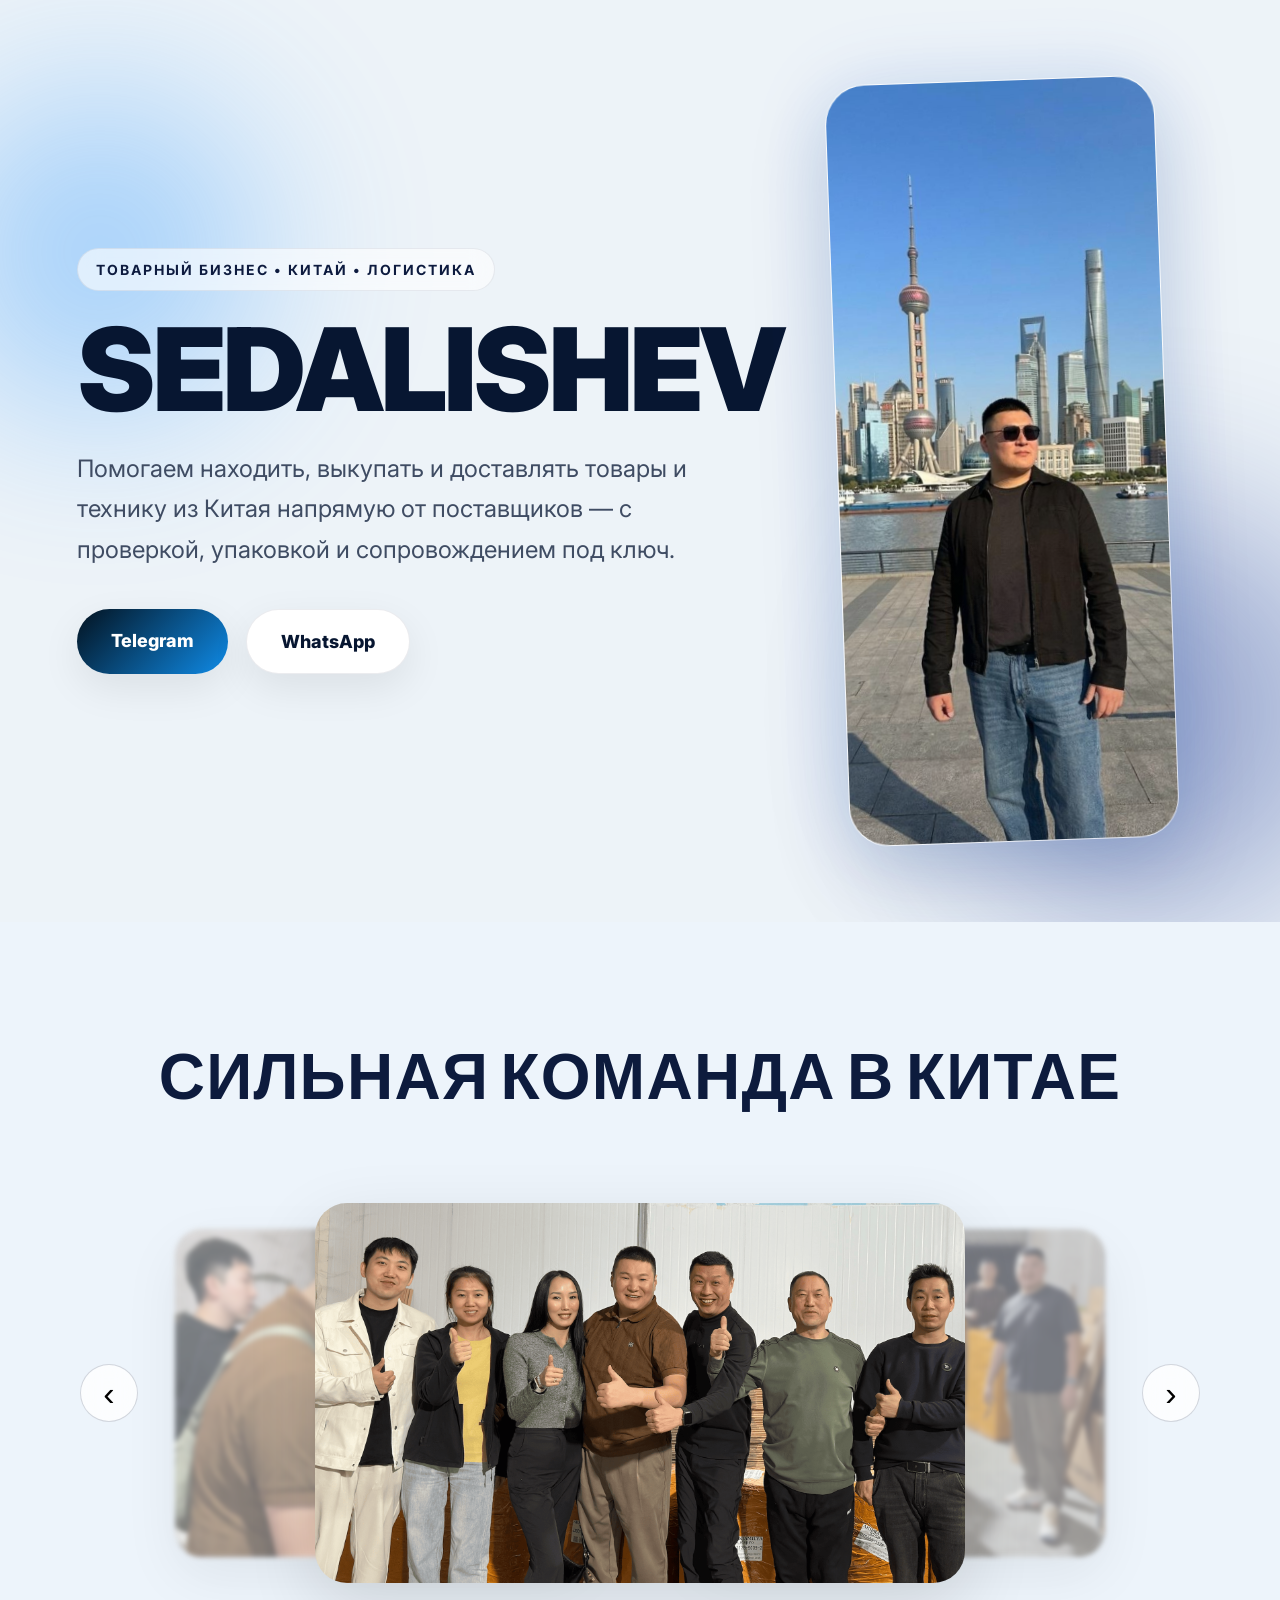
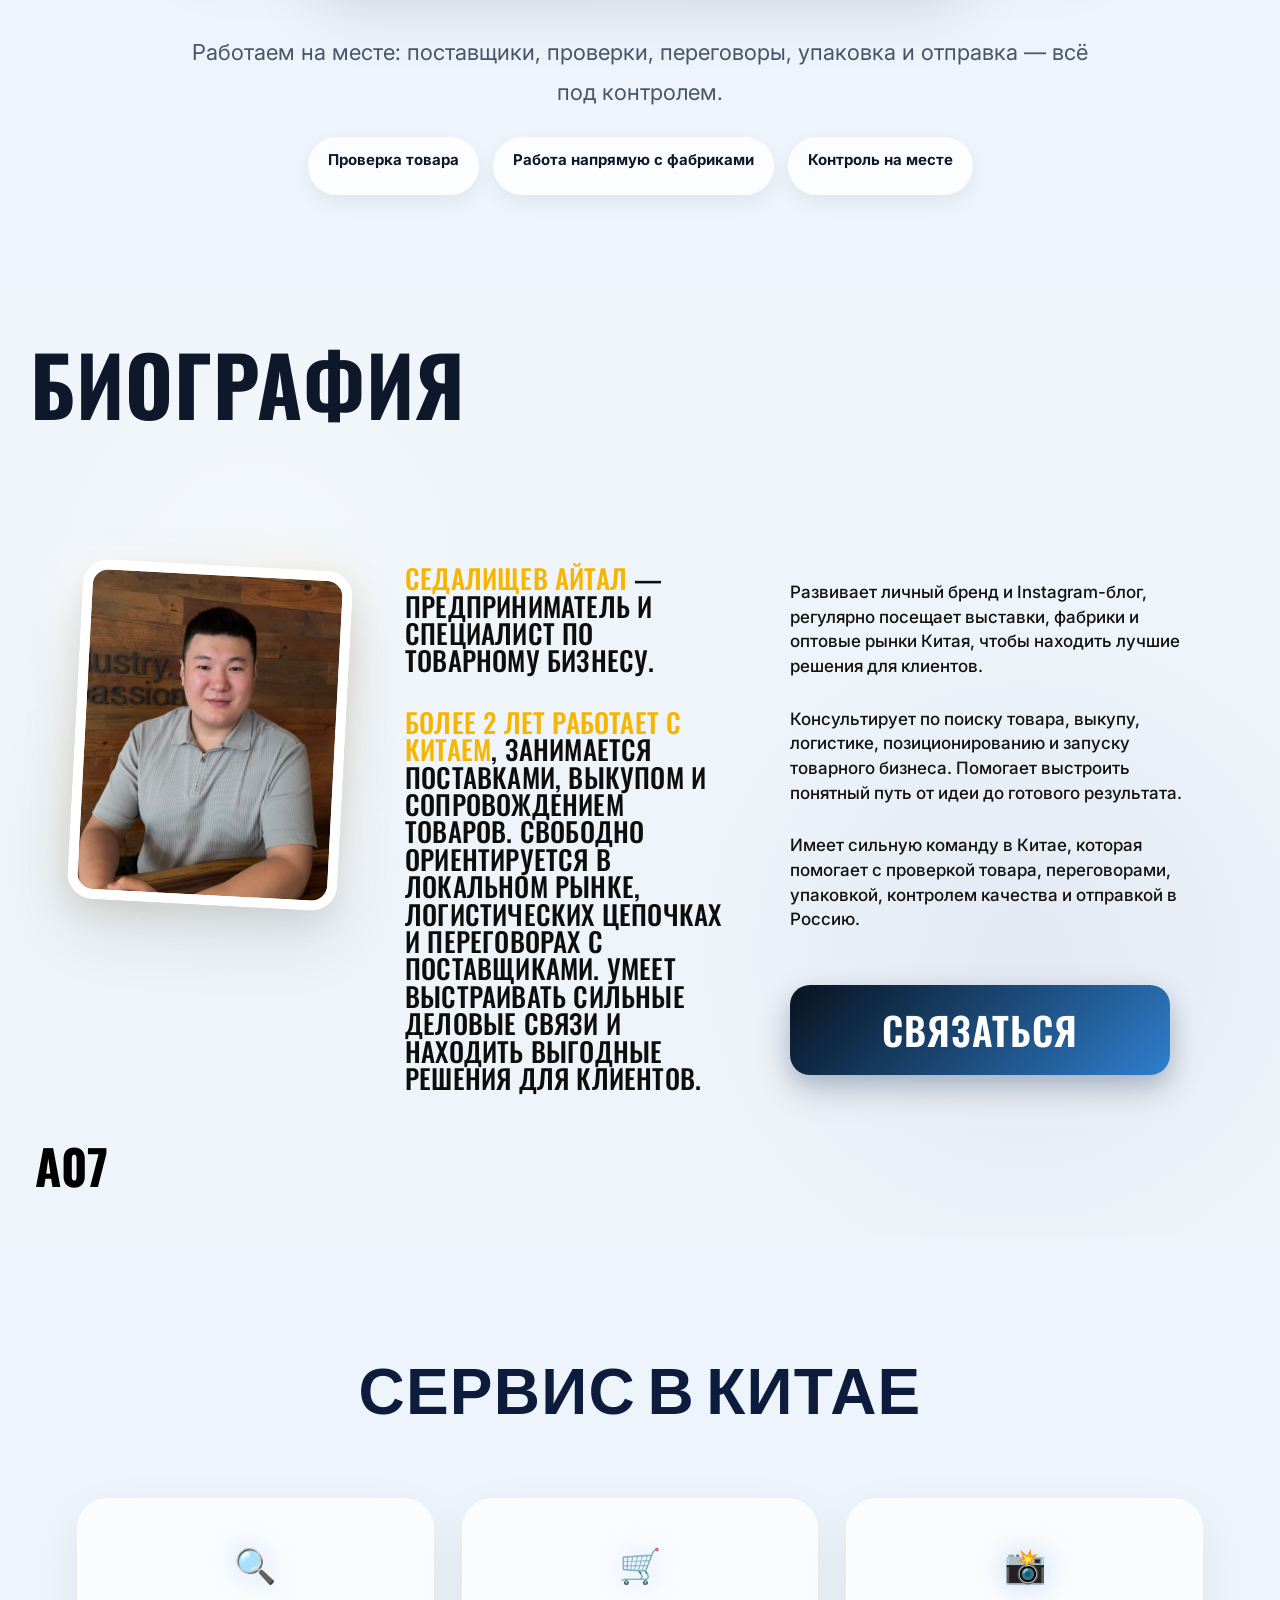
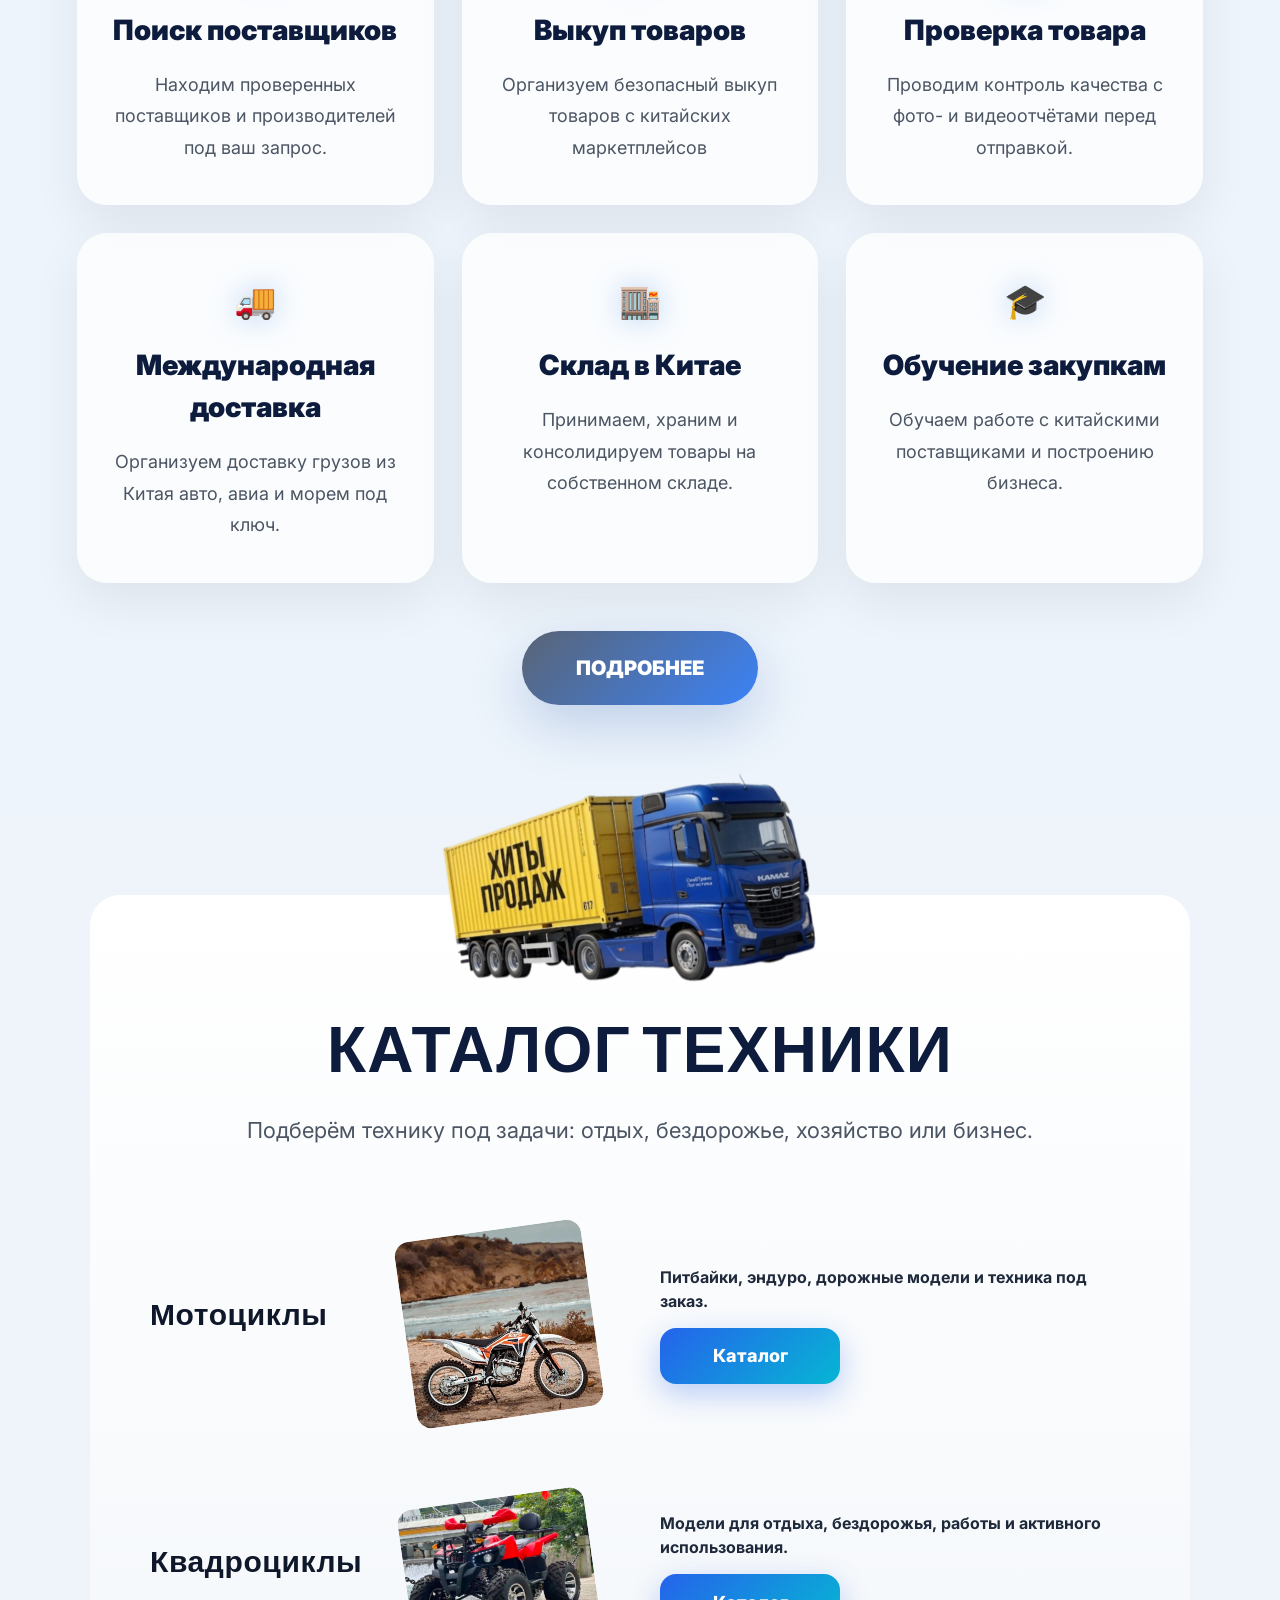
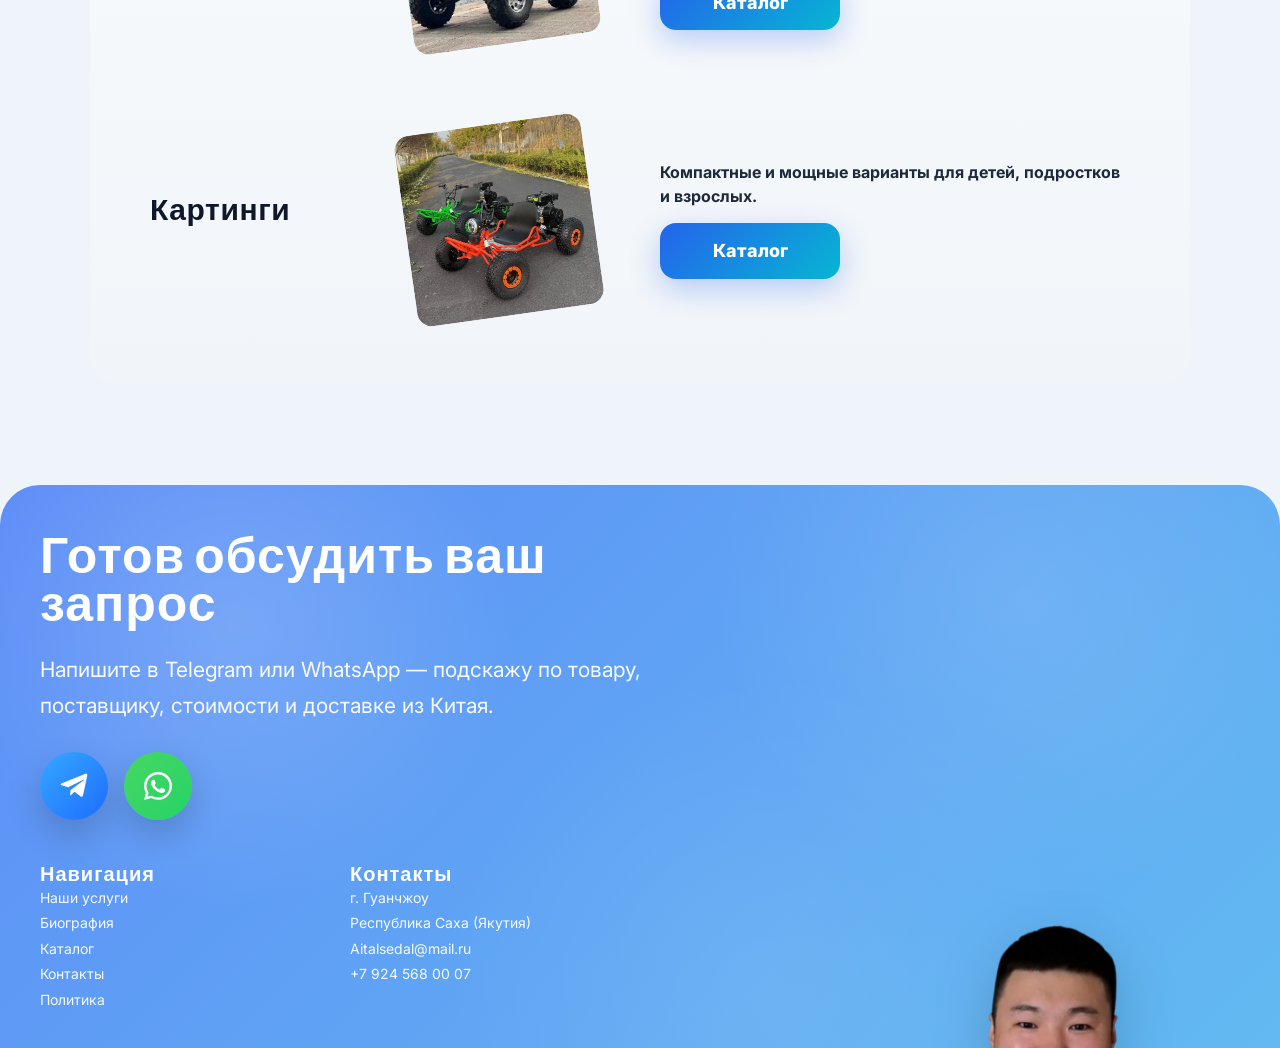
<file: index.html>
<!DOCTYPE html>
<html lang="ru">

<head>
  <meta charset="UTF-8">
  <meta name="viewport" content="width=device-width, initial-scale=1.0">
  <title>Седалищев Айтал | КаргоA07</title>

  <meta name="description" content="Поставка мотоциклов, квадроциклов, картингов и техники из Китая. Карго доставка, подбор и заказ под клиента.">
  <meta name="keywords" content="карго Китай, квадроциклы из Китая, мотоциклы из Китая, техника под заказ, A07 Cargo">
  <meta name="author" content="A07 Cargo">

  <!-- Open Graph -->
  <meta property="og:title" content="A07 Cargo — Техника и карго из Китая">
  <meta property="og:description" content="Мотоциклы, квадроциклы, картинги и доставка из Китая под заказ.">
  <meta property="og:image" content="https://sedalishev-china.ru/images/iconka.png">
  <meta property="og:url" content="https://sedalishev-china.ru/">
  <meta property="og:type" content="website">
  <meta property="og:site_name" content="A07 Cargo">

  <!-- Telegram / Twitter -->
  <meta name="twitter:card" content="summary_large_image">
  <meta name="twitter:title" content="A07 Cargo — Техника и карго из Китая">
  <meta name="twitter:description" content="Мотоциклы, квадроциклы, картинги и доставка из Китая под заказ.">
  <meta name="twitter:image" content="https://sedalishev-china.ru/images/iconka.png">

<link rel="icon" type="image/png" sizes="32x32" href="images/iconka.png">
<link rel="apple-touch-icon" href="images/iconka.png">
<link rel="shortcut icon" href="images/iconka.png">

<link rel="preconnect" href="https://fonts.googleapis.com">
<link rel="preconnect" href="https://fonts.gstatic.com" crossorigin>
<link
  href="https://fonts.googleapis.com/css2?family=Bebas+Neue&family=Inter:wght@400;500;600;700;800;900&display=swap"
  rel="stylesheet">

<link rel="stylesheet" href="styles.css">

</head>


<body>

  <section class="hero" id="hero">
    <div class="hero-bg-glow hero-glow-1"></div>
    <div class="hero-bg-glow hero-glow-2"></div>

    <div class="hero-container">
      <!-- Текст -->
      <div class="hero-left reveal">
        <p class="hero-label">Товарный бизнес • Китай • Логистика</p>

        <h1 class="hero-title">
          Sedalishev
        </h1>

        <p class="hero-subtitle">
          Помогаем находить, выкупать и доставлять товары и технику из Китая
          напрямую от поставщиков — с проверкой, упаковкой и сопровождением под ключ.
        </p>

        <div class="hero-buttons">
          <a href="https://t.me/Aital07" target="_blank" class="hero-btn primary">Telegram</a>
          <a href="https://wa.me/79245680007" target="_blank" class="hero-btn secondary">WhatsApp</a>
        </div>
      </div>

      <!-- Фото -->
      <div class="hero-right reveal">
        <div class="hero-photo-card">
          <img src="images/Aital.jpg" alt="Sedalishev">
          <div class="hero-photo-overlay"></div>
        </div>
      </div>
    </div>
  </section>

  <section class="team-section">

    <div>
      <h2>СИЛЬНАЯ КОМАНДА В КИТАЕ</h2>
    </div>

    <div class="team-gallery" id="track3d">

      <button class="arrow prev">‹</button>

      <img src="images/team1.png" alt="Команда в Китае 1">
      <img class="teamphoto1" src="images/team2.png" alt="Команда в Китае 2">
      <img class="teamphoto1" src="images/team3.png" alt="Команда в Китае 3">

      <button class="arrow next">›</button>

    </div>

    <div class="team-text team-subtitle">
      <p id="teamDescription">
        Работаем на месте: поставщики, проверки, переговоры, упаковка и отправка — всё под контролем.
      </p>
    </div>

    <div class="team-badges" id="teamBadges">
      <span>Проверка товара</span>
      <span>Работа напрямую с фабриками</span>
      <span>Контроль на месте</span>
    </div>


  </section>

  <section class="bio-section" id="bio">
    <div class="bio-left-title">БИОГРАФИЯ</div>

    <div class="bio-content">
      <!-- Фото -->
      <div class="bio-photo-wrap reveal">
        <img src="images/me4.jpeg" alt="Айтал" class="bio-photo">
      </div>

      <!-- Центральный текст -->
      <div class="bio-main-text reveal">
        <div class="bio-top-text">
          <p>
            <span class="accent">Седалищев Айтал</span> — предприниматель и специалист по товарному бизнесу.
          </p>
        </div>

        <div bio-bottom-text>
          <p>
            <span class="accent second">Более 2 лет работает с Китаем</span>, занимается поставками, выкупом и
            сопровождением
            товаров. Свободно ориентируется в локальном рынке, логистических цепочках и переговорах с поставщиками.
            Умеет
            выстраивать сильные деловые связи и находить выгодные решения для клиентов.
          </p>
        </div>
      </div>

      <!-- Правый текст -->
      <div class="bio-side-text reveal">
        <p>
          Развивает личный бренд и Instagram-блог, регулярно посещает выставки, фабрики и оптовые рынки Китая, чтобы
          находить лучшие решения для клиентов.
        </p>

        <p>
          Консультирует по поиску товара, выкупу, логистике, позиционированию и запуску товарного бизнеса. Помогает
          выстроить понятный путь от идеи до готового результата.
        </p>

        <p>
          Имеет сильную команду в Китае, которая помогает с проверкой товара, переговорами, упаковкой, контролем
          качества и отправкой в Россию.
        </p>

        <a href="#contact" class="bio-btn">СВЯЗАТЬСЯ</a>
      </div>
    </div>

    <div class="bio-logo reveal">A07</div>
  </section>


  <section class="services" id="services">
    <div class="container">
      <h2 class="services-title">СЕРВИС В КИТАЕ</h2>

      <div class="services-grid">

        <div class="card glass reveal">
          <div class="icon">🔍</div>
          <h3>Поиск поставщиков</h3>
          <p>Находим проверенных поставщиков и производителей под ваш запрос.</p>

        </div>

        <div class="card glass reveal">
          <div class="icon">🛒</div>
          <h3>Выкуп товаров</h3>
          <p>Организуем безопасный выкуп товаров с китайских маркетплейсов</p>
        </div>

        <div class="card glass reveal">
          <div class="icon">📸</div>
          <h3>Проверка товара</h3>
          <p>Проводим контроль качества с фото- и видеоотчётами перед отправкой.</p>
        </div>

        <div class="card glass reveal">
          <div class="icon">🚚</div>
          <h3>Международная доставка</h3>
          <p>Организуем доставку грузов из Китая авто, авиа и морем под ключ.</p>
        </div>

        <div class="card glass reveal">
          <div class="icon">🏬</div>
          <h3>Склад в Китае</h3>
          <p>Принимаем, храним и консолидируем товары на собственном складе.</p>
        </div>

        <div class="card glass reveal">
          <div class="icon">🎓</div>
          <h3>Обучение закупкам</h3>
          <p>Обучаем работе с китайскими поставщиками и построению бизнеса.</p>
        </div>
      </div>

      <div class="services-btn">
        <a class="btn-wow" id="wow-btn" href="how-we-work.html">Подробнее</a>
      </div>
    </div>
  </section>

  <section class="catalog-block" id="catalog">
    <div>
      <h2 class="catalog-title">Каталог техники</h2>
      <p class="catalog-subtitle">
        Подберём технику под задачи: отдых, бездорожье, хозяйство или бизнес.
      </p>
    </div>

    <div class="catalog-top">
      <img src="images/car.png" alt="Фура">
    </div>

    <!-- DESKTOP -->
    <div class="catalog-desktop">

      <div class="catalog-grid reveal">
        <div class="catalog-left">
          <h2>Мотоциклы</h2>
        </div>
        <div class="catalog-center">
          <a href="catalog.html">
            <img src="images/moto.jpg" alt="мотоцикл">
          </a>
        </div>
        <div class="catalog-right">
          <p>Питбайки, эндуро, дорожные модели и техника под заказ.</p>
          <div class="catalog-actions">
            <a href="catalog.html" class="catalog-btn">Каталог</a>
          </div>
        </div>
      </div>

      <div class="catalog-grid reveal">
        <div class="catalog-left">
          <h2>Квадроциклы</h2>
        </div>
        <div class="catalog-center">
          <a href="catalog2.html">
            <img src="images/kva1.png" alt="Квадроциклы">
          </a>
        </div>
        <div class="catalog-right">
          <p>Модели для отдыха, бездорожья, работы и активного использования.</p>
          <div class="catalog-actions">
            <a href="catalog2.html" class="catalog-btn">Каталог</a>
          </div>
        </div>
      </div>

      <div class="catalog-grid reveal">
        <div class="catalog-left">
          <h2>Картинги</h2>
        </div>
        <div class="catalog-center">
          <a href="catalog3.html">
            <img src="images/karts.png" alt="Картинги">
          </a>
        </div>
        <div class="catalog-right">
          <p>Компактные и мощные варианты для детей, подростков и взрослых.</p>
          <div class="catalog-actions">
            <a href="catalog3.html" class="catalog-btn">Каталог</a>
          </div>
        </div>
      </div>

    </div>

    <!-- MOBILE -->
    <div class="catalog-mobile">

      <div class="catalog-mobile-card reveal">
        <div class="catalog-mobile-left">
          <h2>Мотоциклы</h2>
          <a href="catalog.html">
            <img src="images/moto.jpg" alt="мотоцикл">
          </a>
        </div>
        <div class="catalog-mobile-right">
          <p>Питбайки, эндуро, дорожные модели и техника под заказ.</p>
          <div class="catalog-actions">
            <a href="catalog.html" class="catalog-btn">Каталог</a>
          </div>
        </div>
      </div>

      <div class="catalog-mobile-card reveal">
        <div class="catalog-mobile-left">
          <h2>Квадроциклы</h2>
          <a href="catalog2.html">
            <img src="images/kva1.png" alt="Квадроциклы">
          </a>
        </div>
        <div class="catalog-mobile-right">
          <p>Модели для отдыха, бездорожья, работы и активного использования.</p>
          <div class="catalog-actions">
            <a href="catalog2.html" class="catalog-btn">Каталог</a>
          </div>
        </div>
      </div>

      <div class="catalog-mobile-card reveal">
        <div class="catalog-mobile-left">
          <h2>Картинги</h2>
          <a href="catalog3.html">
            <img src="images/karts.png" alt="Картинги">
          </a>
        </div>
        <div class="catalog-mobile-right">
          <p>Компактные и мощные варианты для детей, подростков и взрослых.</p>
          <div class="catalog-actions">
            <a href="catalog3.html" class="catalog-btn">Каталог</a>
          </div>
        </div>
      </div>

    </div>
  </section>


  <footer id="contact" class="footer">
    <div class="footer-top">

      <div class="footer-cta">
        <h2>Готов обсудить ваш запрос</h2>
        <p>
          Напишите в Telegram или WhatsApp — подскажу по товару,
          поставщику, стоимости и доставке из Китая.
        </p>

        <div class="footer-social">
          <a href="https://t.me/Aital07" target="_blank" class="social-btn tg" aria-label="Telegram">
            <svg viewBox="0 0 24 24" width="28" height="28" fill="white">
              <path
                d="M9.04 15.51l-.39 4.46c.56 0 .8-.24 1.09-.52l2.62-2.5 5.43 3.98c.99.55 1.7.26 1.97-.92l3.58-16.8h.01c.31-1.45-.52-2.02-1.49-1.66L1.7 9.57c-1.4.55-1.38 1.33-.24 1.68l5.57 1.74L19.93 6.7c.6-.4 1.15-.18.7.22" />
            </svg>
          </a>

          <a href="https://wa.me/79245680007" target="_blank" rel="noopener noreferrer" class="social-btn wa" aria-label="WhatsApp">
            <svg viewBox="0 0 24 24" width="28" height="28" fill="white">
              <path
                d="M20.52 3.48A11.86 11.86 0 0012.01 0C5.38 0 .03 5.35.03 11.98c0 2.11.55 4.18 1.6 6.01L0 24l6.17-1.61a11.9 11.9 0 005.83 1.49h.01c6.63 0 11.98-5.35 11.98-11.98 0-3.2-1.25-6.2-3.47-8.42zM12 21.9a9.87 9.87 0 01-5.03-1.37l-.36-.21-3.66.96.98-3.56-.24-.37a9.84 9.84 0 01-1.51-5.27C2.18 6.47 6.47 2.18 12 2.18c2.64 0 5.13 1.03 7 2.9a9.84 9.84 0 012.9 7c0 5.53-4.29 9.82-9.9 9.82zm5.4-7.36c-.29-.15-1.73-.86-2-0.96-.27-.1-.47-.15-.67.15-.2.29-.77.96-.94 1.16-.17.2-.35.22-.64.07-.29-.15-1.24-.46-2.37-1.47-.88-.78-1.47-1.74-1.64-2.03-.17-.29-.02-.45.13-.6.13-.13.29-.35.44-.52.15-.17.2-.29.3-.49.1-.2.05-.37-.02-.52-.07-.15-.67-1.6-.92-2.2-.24-.58-.48-.5-.67-.5h-.57c-.2 0-.52.07-.8.37-.27.29-1.05 1.03-1.05 2.5 0 1.47 1.08 2.89 1.23 3.09.15.2 2.12 3.24 5.14 4.54.72.31 1.28.5 1.72.64.72.23 1.37.2 1.89.12.58-.09 1.73-.71 1.97-1.4.24-.69.24-1.28.17-1.4-.07-.12-.27-.2-.56-.35z" />
            </svg>
          </a>
        </div>
      </div>


      <div class="footer-image">
        <img src="images/man.png" alt="Фото">
      </div>
    </div>

    <div class="footer-bottom-grid">

      <div class="footer-col">
        <h3>Навигация</h3>
        <a href="#services">Наши услуги</a>
        <a href="#bio">Биография</a>
        <a href="#catalog">Каталог</a>
        <a href="#contact">Контакты</a>
        <a href="politica.html">Политика</a>
      </div>
      <div class="footer-col">
        <h3>Контакты</h3>
        <p>г. Гуанчжоу</p>
        <p>Республика Саха (Якутия)</p>
        <p><a href="mailto:Aitalsedal@mail.ru">Aitalsedal@mail.ru</a></p>
        <p><a href="tel:+79245680007">+7 924 568 00 07</a></p>
      </div>
    </div>
  </footer>

  <script src="script.js"></script>
</body>

</html>
</file>
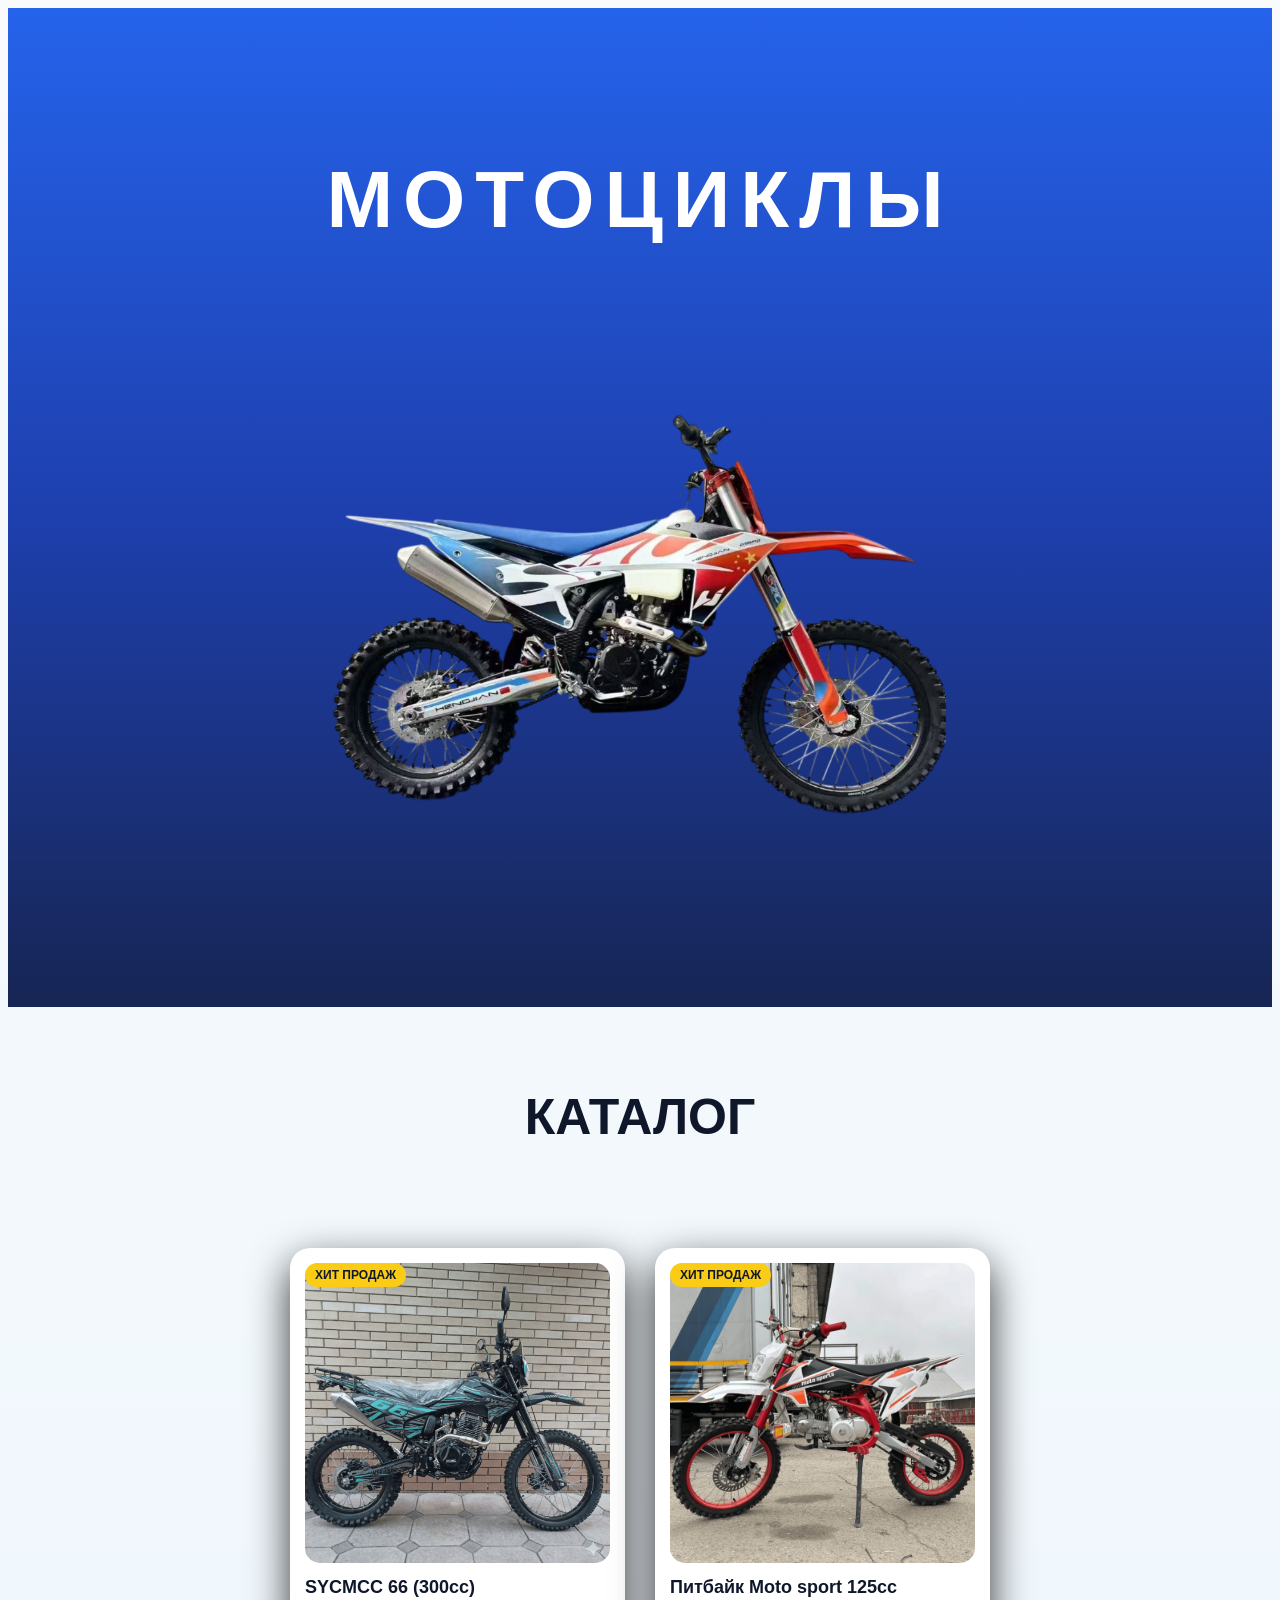
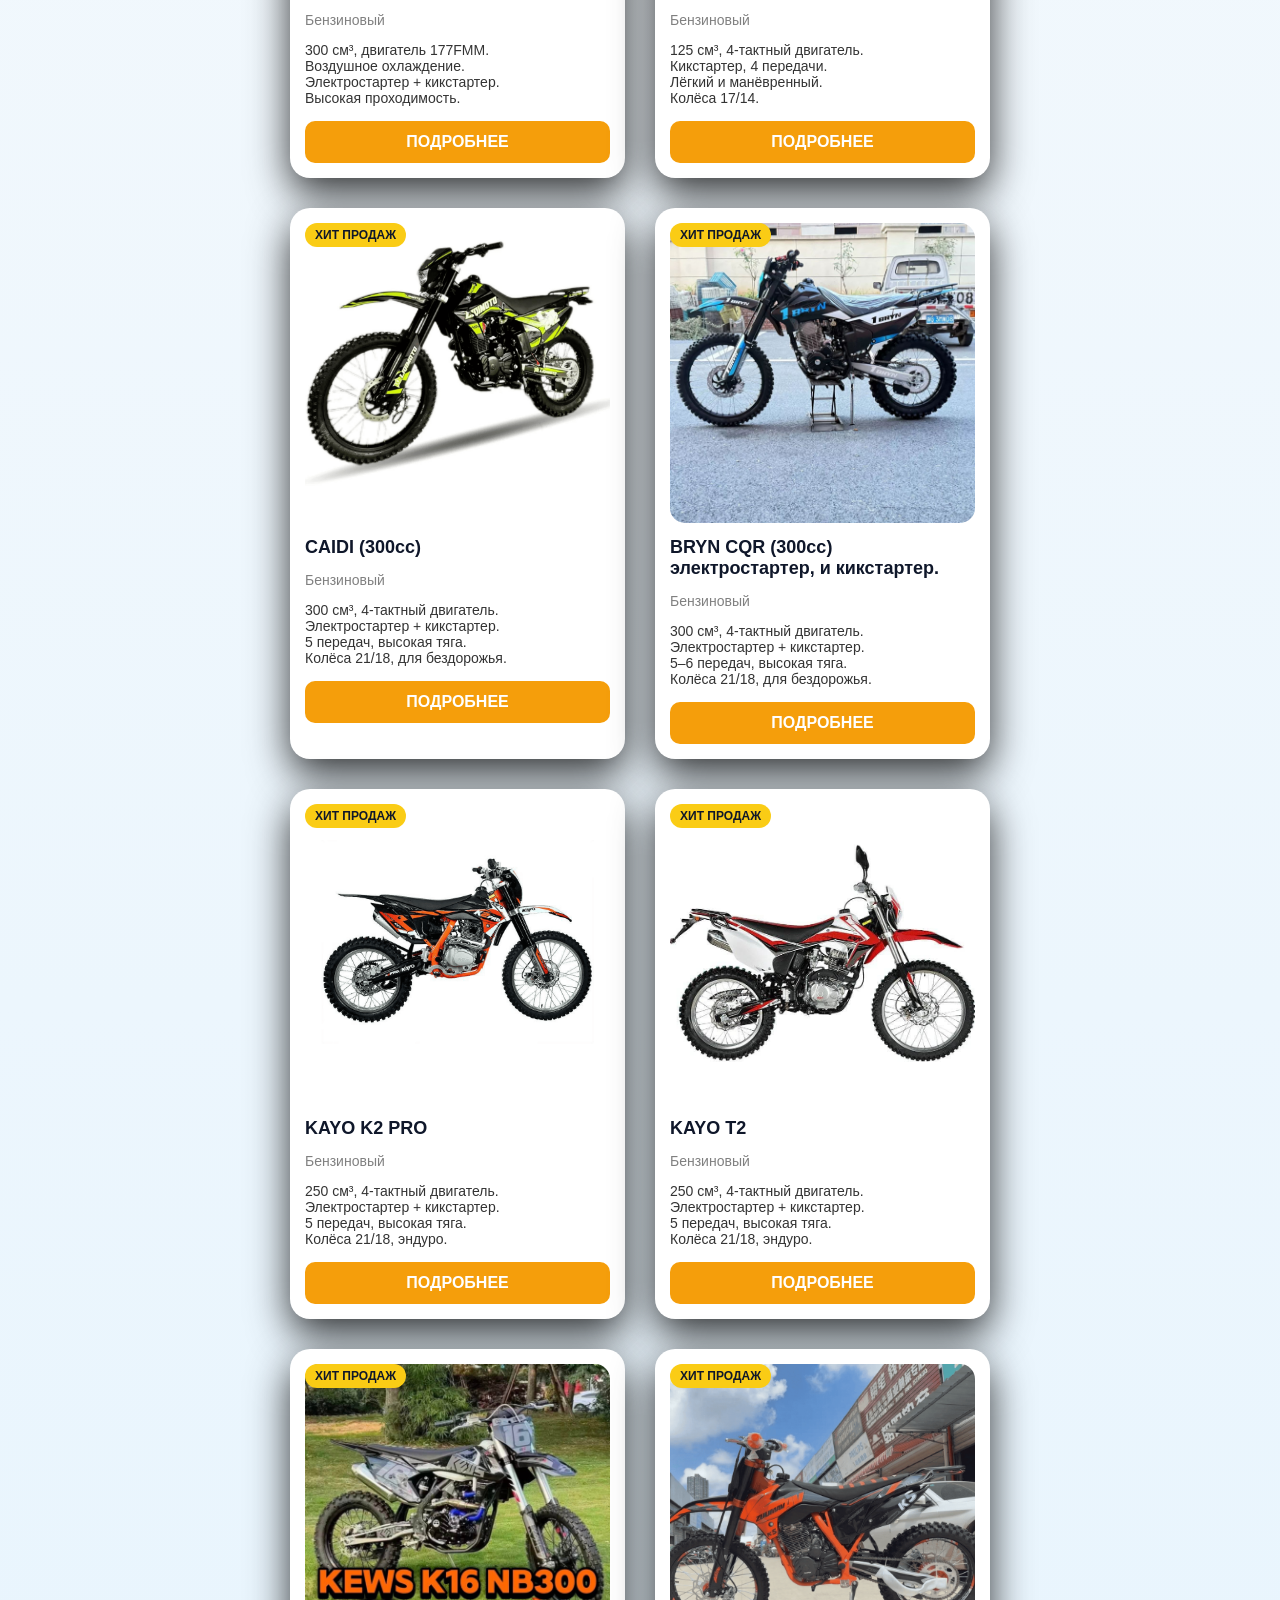
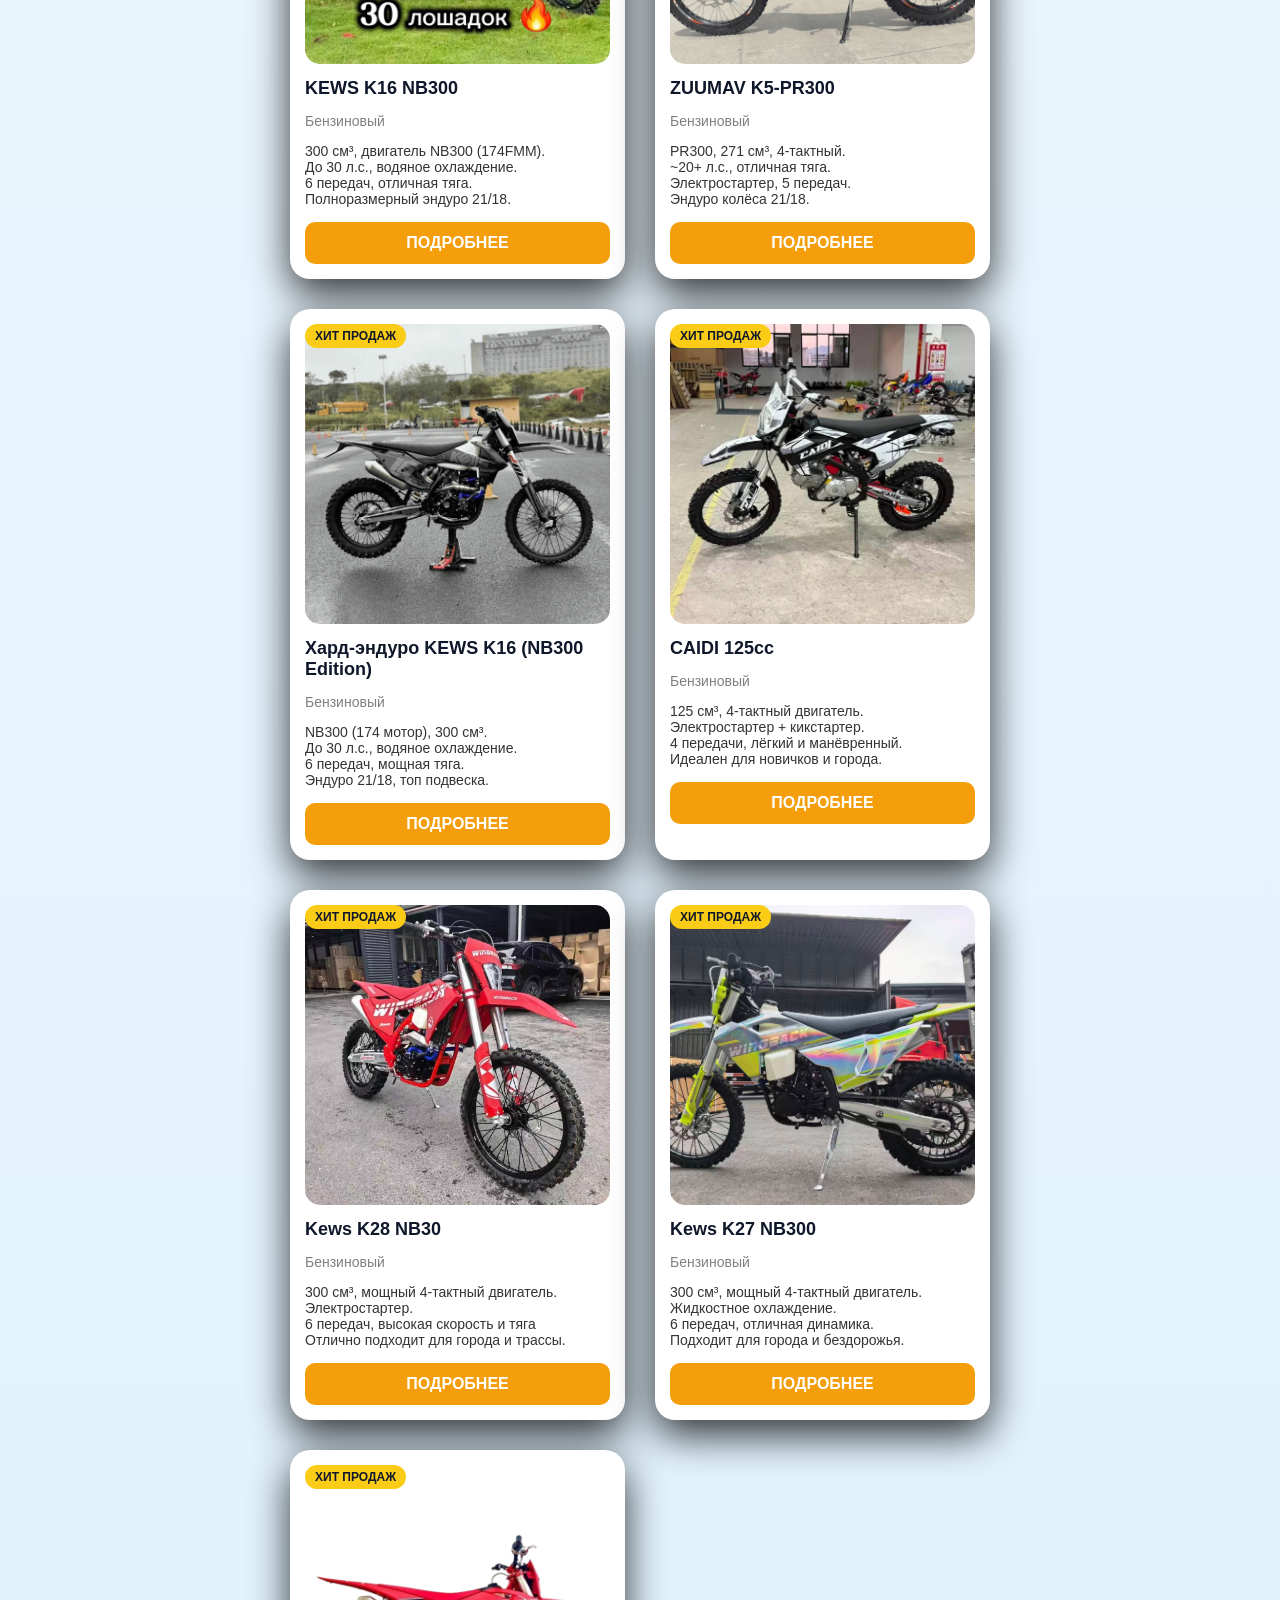
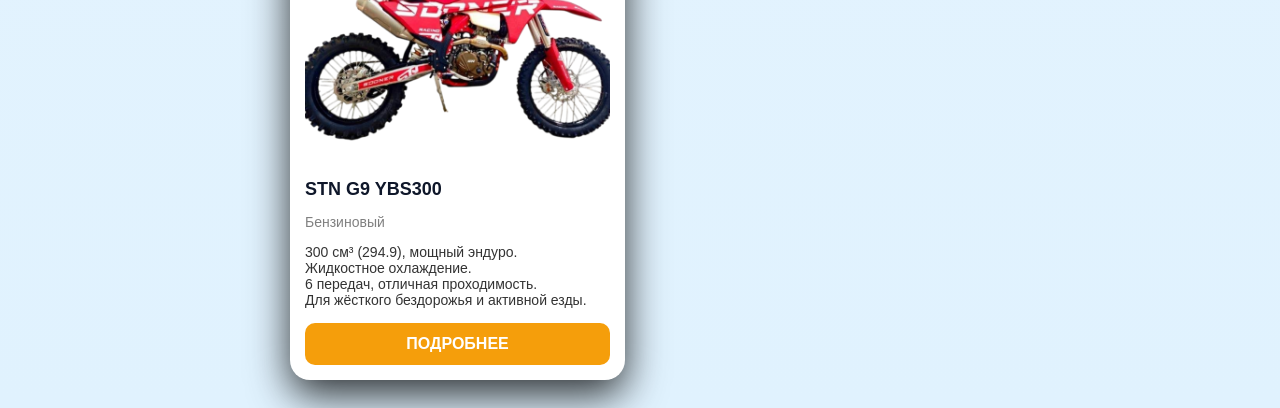
<file: catalog.html>
<!DOCTYPE html>
<html lang="ru">

<head>
  <meta charset="UTF-8">
  <meta name="viewport" content="width=device-width, initial-scale=1.0">
  <title>Каталог мотоциклов</title>

  <link rel="stylesheet" href="catalog.css">
</head>

<body>

  <!-- HERO -->
  <section class="catalog-hero">
    <h1>МОТОЦИКЛЫ</h1>
    <img src="/images/moto.png" alt="мотоцикл">
  </section>

  <!-- TITLE -->
  <section class="catalog-title">
    <h2>КАТАЛОГ</h2>
  </section>

  <!-- КАРТОЧКИ -->
  <section class="catalog">

    <div class="catalog-grid">

      <!-- КАРТОЧКА 1-->
      <div class="product-card">
        <div class="badge">ХИТ ПРОДАЖ</div>
        <img src="images/moto/SYCMCC66(300cc).png" alt="SYCMCC 66 (300cc)">

        <h3>SYCMCC 66 (300cc)</h3>
        <p class="type">Бензиновый</p>

        <p class="desc">
          300 см³, двигатель 177FMM.<br>
          Воздушное охлаждение.<br>
          Электростартер + кикстартер.<br>
          Высокая проходимость.
        </p>


        <!--<div class="price">168 000 ₽</div>-->

        <a href="#" class="btn open-modal" data-id="p1"
          data-images="images/moto/SYCMCC66(300cc).png, images/moto/SYCMCC66(300cc)2.png, images/moto/SYCMCC66(300cc)3.png, images/moto/SYCMCC66(300cc)4.png, images/moto/SYCMCC66(300cc)5.png">
          ПОДРОБНЕЕ
        </a>
      </div>



      <!-- КАРТОЧКА 2-->
      <div class="product-card">
        <div class="badge">ХИТ ПРОДАЖ</div>
        <img src="images/moto/Motosport-125-cc.png" alt="ПитбайкMotosport125cc">

        <h3>Питбайк Moto sport 125cc</h3>
        <p class="type">Бензиновый</p>

        <p class="desc">
          125 см³, 4-тактный двигатель.<br>
          Кикстартер, 4 передачи.<br>
          Лёгкий и манёвренный.<br>
          Колёса 17/14.
        </p>


        <a href="#" class="btn open-modal" data-id="p2" data-images="images/moto/Motosport-125-cc.png">
          ПОДРОБНЕЕ
        </a>
      </div>

      <!-- КАРТОЧКА 3-->
      <div class="product-card">
        <div class="badge">ХИТ ПРОДАЖ</div>
        <img src="images/moto/CAIDI(300cc).png" alt="CAIDI (300cc)">

        <h3>CAIDI (300cc)</h3>
        <p class="type">Бензиновый</p>

        <p class="desc">
          300 см³, 4-тактный двигатель.<br>
          Электростартер + кикстартер.<br>
          5 передач, высокая тяга.<br>
          Колёса 21/18, для бездорожья.
        </p>


        <a href="#" class="btn open-modal" data-id="p3"
          data-images="images/moto/CAIDI(300cc).png, images/moto/CAIDI(300cc)1.png">ПОДРОБНЕЕ</a>
      </div>



      <!-- КАРТОЧКА 4-->
      <div class="product-card">
        <div class="badge">ХИТ ПРОДАЖ</div>
        <img src="images/moto/BRYNCQR(300cc).jpg" alt="BRYN CQR (300cc)">

        <h3>BRYN CQR (300cc) электростартер, и кикстартер.</h3>
        <p class="type">Бензиновый</p>

        <p class="desc">
          300 см³, 4-тактный двигатель.<br>
          Электростартер + кикстартер.<br>
          5–6 передач, высокая тяга.<br>
          Колёса 21/18, для бездорожья.
        </p>


        <a href="#" class="btn open-modal" data-id="p4"
          data-images="images/moto/BRYNCQR(300cc).jpg, images/moto/BRYNCQR(300cc)1.jpg, images/moto/BRYNCQR(300cc)2.jpg, images/moto/BRYNCQR(300cc)3.jpg>">
          ПОДРОБНЕЕ
        </a>
      </div>


      <!-- КАРТОЧКА 5-->
      <div class="product-card">
        <div class="badge">ХИТ ПРОДАЖ</div>
        <img src="images/moto/KAYOK2PRO.png" alt="KAYO K2 PRO">

        <h3>KAYO K2 PRO</h3>
        <p class="type">Бензиновый</p>

        <p class="desc">
          250 см³, 4-тактный двигатель.<br>
          Электростартер + кикстартер.<br>
          5 передач, высокая тяга.<br>
          Колёса 21/18, эндуро.
        </p>

        <a href="#" class="btn open-modal" data-id="p5" data-images="images/moto/KAYOK2PRO.png">
          ПОДРОБНЕЕ
        </a>
      </div>


      <!-- КАРТОЧКА 6-->
      <div class="product-card">
        <div class="badge">ХИТ ПРОДАЖ</div>
        <img src="images/moto/KAYOT2(1).jpg" alt="KAYO T2">

        <h3>KAYO T2</h3>
        <p class="type">Бензиновый</p>

        <p class="desc">
          250 см³, 4-тактный двигатель.<br>
          Электростартер + кикстартер.<br>
          5 передач, высокая тяга.<br>
          Колёса 21/18, эндуро.
        </p>

        <a href="#" class="btn open-modal" data-id="p6"
          data-images="images/moto/KAYOT2.jpg, images/moto/KAYOT2(1).jpg">
          ПОДРОБНЕЕ
        </a>
      </div>


      <!-- КАРТОЧКА 7-->
      <div class="product-card">
        <div class="badge">ХИТ ПРОДАЖ</div>
        <img src="images/moto/KEWSK16NB300.jpg" alt="KEWS K16 NB300 ">

        <h3>KEWS K16 NB300</h3>
        <p class="type">Бензиновый</p>

        <p class="desc">
          300 см³, двигатель NB300 (174FMM).<br>
          До 30 л.с., водяное охлаждение.<br>
          6 передач, отличная тяга.<br>
          Полноразмерный эндуро 21/18.
        </p>


        <a href="#" class="btn open-modal" data-id="p7" data-images="images/moto/KEWSK16NB300.jpg">
          ПОДРОБНЕЕ
        </a>
      </div>




      <!-- КАРТОЧКА 8-->
      <div class="product-card">
        <div class="badge">ХИТ ПРОДАЖ</div>
        <img src="images/moto/ZUUMAVK5-PR300.png" alt="ZUUMAV K5-PR300">

        <h3>ZUUMAV K5-PR300</h3>
        <p class="type">Бензиновый</p>

        <p class="desc">
          PR300, 271 см³, 4-тактный.<br>
          ~20+ л.с., отличная тяга.<br>
          Электростартер, 5 передач.<br>
          Эндуро колёса 21/18.
        </p>

        <a href="#" class="btn open-modal" data-id="p8" data-images="images/moto/ZUUMAVK5-PR300.png">
          ПОДРОБНЕЕ
        </a>
      </div>


      <!-- КАРТОЧКА 9-->
      <div class="product-card">
        <div class="badge">ХИТ ПРОДАЖ</div>
        <img src="images/moto/KEWSK16(NB300Edition)-1.png" alt="Хард-эндуро KEWS K16 (NB300 Edition)">

        <h3>Хард-эндуро KEWS K16 (NB300 Edition)</h3>
        <p class="type">Бензиновый</p>

        <p class="desc">
          NB300 (174 мотор), 300 см³.<br>
          До 30 л.с., водяное охлаждение.<br>
          6 передач, мощная тяга.<br>
          Эндуро 21/18, топ подвеска.
        </p>


        <a href="#" class="btn open-modal" data-id="p9"
          data-images="images/moto/KEWSK16(NB300Edition)-1.png, images/moto/KEWSK16(NB300Edition)-2.png">
          ПОДРОБНЕЕ
        </a>
      </div>
      <!-- КАРТОЧКА 10-->
      <div class="product-card">
        <div class="badge">ХИТ ПРОДАЖ</div>
        <img src="images/moto/CAIDI125КУБОВ.jpg" alt="CAIDI 125cc">

        <h3>CAIDI 125cc</h3>
        <p class="type">Бензиновый</p>

        <p class="desc">
          125 см³, 4-тактный двигатель.<br>
          Электростартер + кикстартер.<br>
          4 передачи, лёгкий и манёвренный.<br>
          Идеален для новичков и города.
        </p>

        <a href="#" class="btn open-modal" data-id="p10"
          data-images="images/moto/CAIDI125КУБОВ.jpg, images/moto/CAIDI125КУБОВ1.jpg">
          ПОДРОБНЕЕ
        </a>
      </div>
            <!-- КАРТОЧКА 11-->
      <div class="product-card">
        <div class="badge">ХИТ ПРОДАЖ</div>
        <img src="images/moto/Kews-k28-nb300-3.jpg" alt="Kews K28 NB30">

        <h3>Kews K28 NB30</h3>
        <p class="type">Бензиновый</p>

        <p class="desc">
          300 см³, мощный 4-тактный двигатель.<br>
          Электростартер.<br>
          6 передач, высокая скорость и тяга<br>
          Отлично подходит для города и трассы.
        </p>


        <a href="#" class="btn open-modal" data-id="p11"
          data-images="images/moto/Kews-k28-nb300-3.jpg, images/moto/Kews-k28-nb300-4.jpg, images/moto/Kews-k28-nb300-1.jpg, images/moto/Kews-k28-nb300-2.jpg">
          ПОДРОБНЕЕ
        </a>
      </div>

         <!-- КАРТОЧКА 12-->
      <div class="product-card">
        <div class="badge">ХИТ ПРОДАЖ</div>
        <img src="images/moto/Kews-k27-nb300.jpg" alt="Kews K27 NB300">

        <h3>Kews K27 NB300</h3>
        <p class="type">Бензиновый</p>

        <p class="desc">
          300 см³, мощный 4-тактный двигатель.<br>
          Жидкостное охлаждение.<br>
          6 передач, отличная динамика.<br>
          Подходит для города и бездорожья.
        </p>


        <a href="#" class="btn open-modal" data-id="p12"
          data-images="images/moto/Kews-k27-nb300.jpg">
          ПОДРОБНЕЕ
        </a>
      </div>

      <!-- КАРТОЧКА 13-->
      <div class="product-card">
        <div class="badge">ХИТ ПРОДАЖ</div>
        <img src="images/moto/STN-G9-YBS300.png" alt="STN G9 YBS300">

        <h3>STN G9 YBS300</h3>
        <p class="type">Бензиновый</p>

        <p class="desc">
          300 см³ (294.9), мощный эндуро.<br>
          Жидкостное охлаждение.<br>
          6 передач, отличная проходимость.<br>
          Для жёсткого бездорожья и активной езды.
        </p>


        <a href="#" class="btn open-modal" data-id="p13"
          data-images="images/moto/STN-G9-YBS300.png">
          ПОДРОБНЕЕ
        </a>
      </div>

    </div>

  </section>





  <div class=" modal" id="productModal">
    <div class="modal-content">


      <span class="close" id="closeModal">&times;</span>

      <div class="slider">
        <div class="slides" id="modalSlides"></div>

        <button class="slide-btn prev">‹</button>
        <button class="slide-btn next">›</button>
      </div>


      <h2 id="modalTitle"></h2>

      <!--<div class="price" id="modalPrice"></div>-->

      <div class="desc" id="modalDesc"></div>

      <div class="modal-actions">
        <a id="tgBtn" target="_blank" class="order-btn tg">Telegram</a>
        <a id="waBtn" target="_blank" class="order-btn wa">WhatsApp</a>
      </div>

    </div>
  </div>



  <div id="product-data" style="display:none">

    <!-- ТОВАР 1 -->
    <div id="p1" data-title="SYCMCC 66 (300cc)"
      data-img="images/moto/SYCMCC66(300cc).png, images/moto1.jpg, images/moto2.jpg, images/moto3.jpg, images/moto4.jpg, images/moto5.jpg">

      <div class="text-product">
        <p><b>Технические характеристики:</b></p>

        <p>1. Двигатель: 177FMM (300cc)<br>
          • Одноцилиндровый, 4-тактный двигатель<br>
          • Воздушное охлаждение (без радиатора — проще и надёжнее)<br>
          • Карбюраторная система питания (лёгкий ремонт в любых условиях)<br>
          • Электрический стартер + кикстартер<br>
          • Надёжный и проверенный мотор (ставится на многие эндуро)<br>

          2. Мощность:<br>
          • ~28–30 л.с.<br>
          • Отличная тяга на низких и средних оборотах<br>

          3. Трансмиссия:<br>
          • Механическая коробка передач<br>
          • 5-ступенчатая<br>
          • Чёткое переключение передач<br>

          4. Максимальная скорость:<br>
          • 120–130 км/ч<br>

          5. Подвеска:<br>
          • Передняя: усиленная телескопическая вилка<br>
          • Задняя: моноамортизатор<br>
          • Хорошо отрабатывает бездорожье, ямы и кочки<br>

          6. Тормозная система:<br>
          • Передние: дисковые гидравлические<br>
          • Задние: дисковые гидравлические<br>
          • Надёжное торможение в любых условиях<br>

          7. Колёса:<br>
          • Переднее: 21”<br>
          • Заднее: 18”<br>
          • Внедорожная резина (грязь, песок, лес)<br>

          8. Размеры и параметры:<br>
          • Высота по седлу: ~930–960 мм<br>
          • Вес: ~120–130 кг<br>
          • Максимальная нагрузка: до 200 кг<br>

          9. Дорожный просвет:<br>
          • ~280 мм (высокий клиренс для бездорожья)<br>

          10. Топливный бак:<br>
          • 10–12 литров<br>

          11. Рама:<br>
          • Усиленная стальная рама<br>
          • Рассчитана на жёсткую эксплуатацию</p>
      </div>
    </div>



    <!-- ТОВАР 2 -->
    <div id="p2" data-title="Питбайк Moto sport 125cc" data-img="images/moto/ПитбайкMotosport125cc.png">

      <div class="text-product">
        <p><b>Технические характеристики:</b></p>

        <p>Двигатель:<br>
          • 125 см³<br>
          • 4-тактный, одноцилиндровый<br>
          • Воздушное охлаждение<br>
          • Карбюратор<br>

          Запуск:<br>
          • Кикстартер (надёжный запуск в любых условиях)<br>

          Мощность:<br>
          • ~8–10 л.с.<br>

          Коробка передач:<br>
          • Механическая<br>
          • 4 передачи<br>

          🛞 Ходовая часть:<br>
          Колёса:<br>
          • Переднее: 17”<br>
          • Заднее: 14”<br>

          Подвеска:<br>
          • Передняя: телескопическая вилка<br>
          • Задняя: моноамортизатор<br>

          Тормоза:<br>
          • Дисковые (перед/зад)<br>

          📏 Параметры:<br>
          • Вес: ~70–80 кг<br>
          • Максимальная скорость: 70–90 км/ч<br>
          • Высота по седлу: ~75–85 см<br>
          • Топливный бак: ~3–4 литра</p>
      </div>
    </div>

    <!-- ТОВАР 3 -->
    <div id="p3" data-title="CAIDI (300cc)"
      data-img="images/moto/CAIDI(300cc).png, images/moto/CAIDI(300cc)1.png">

      <div class="text-product">
        <p><b>Технические характеристики:</b></p>

        <p>Двигатель:<br>
          • 300 см³<br>
          • 4-тактный, одноцилиндровый<br>
          • Водяное охлаждение<br>
          • Карбюратор / инжектор (зависит от версии)<br>

          Запуск:<br>
          • Электростартер<br>
          • Кикстартер<br>

          Мощность:<br>
          • ~25–30 л.с.<br>

          Коробка передач:<br>
          • Механическая<br>
          • 5–6 передач<br>

          🛞 Ходовая часть:<br>
          Подвеска:<br>
          • Передняя: перевёрнутая (USD) вилка<br>
          • Задняя: моноамортизатор<br>

          Тормоза:<br>
          • Дисковые гидравлические (перед / зад)<br>

          Колёса:<br>
          • Переднее: 21”<br>
          • Заднее: 18”<br>

          📏 Параметры:<br>
          • Максимальная скорость: 120–140 км/ч<br>
          • Вес: ~120–140 кг<br>
          • Высота по седлу: ~900–950 мм<br>
          • Клиренс: высокий (для бездорожья)<br>
          • Бак: ~8–12 л</p>
      </div>
    </div>



    <!-- ТОВАР 4 -->
    <div id="p4" data-title="BRYN CQR (300cc)"
      data-img="images/moto/BRYNCQR(300cc).jpg, images/moto/BRYNCQR(300cc)1.jpg, images/moto/BRYNCQR(300cc)2.jpg, images/moto/BRYNCQR(300cc)3.jpg>">

      <div class="text-product">
        <p><b>Технические характеристики:</b></p>

        <p>1. Двигатель: 300 см³ (177FMM), одноцилиндровый, 4-тактный, воздушное охлаждение, карбюратор<br>

          2. Запуск: электростартер + кикстартер<br>

          3. Мощность: ~25–28 л.с.<br>

          4. Коробка передач: механическая, 5 передач<br>

          5. Максимальная скорость: ~110–120 км/ч <br>

          6. Подвеска: передняя перевёрнутая (USD) вилка, задняя моноамортизатор<br>

          7. Тормоза: дисковые гидравлические (перед / зад)<br>

          8. Колёса: переднее 21", заднее 18", внедорожная резина<br>

          9. Высота по седлу: ~920–950 мм<br>

          10. Вес: ~120–130 кг<br>

          11. Клиренс: ~280 мм<br>

          12. Топливный бак: 8–10 литров<br>

          13. Рама: усиленная стальная, для жёсткой эксплуатации</p>
      </div>
    </div>


    <!-- ТОВАР 5 -->
    <div id="p5" data-title="KAYO K2 PRO" data-img="images/moto/KAYOK2PRO.png">

      <div class="text-product">
        <p><b>Технические характеристики:</b></p>

        <p>
          1. Двигатель: 250 см³, 4-тактный, одноцилиндровый, воздушное охлаждение<br>

          2. Мощность: ~14 кВт (около 19 л.с.)<br>

          3. Запуск: электростартер + кикстартер<br>

          4. Коробка передач: механическая, 5 передач (1-N-2-3-4-5)<br>

          5. Крутящий момент: ~18 Н·м<br>

          6. Подвеска: передняя телескопическая, задняя моноамортизатор<br>

          7. Тормоза: дисковые гидравлические (перед / зад)<br>

          8. Колёса: переднее 21", заднее 18"<br>

          9. Высота по седлу: ~890 мм<br>

          10. Топливный бак: ~6.7 литра<br>

          11. Назначение: эндуро, лес, грунт, бездорожье</p>
      </div>
    </div>


    <!-- ТОВАР 6 -->
    <div id="p6" data-title="KAYO T2" data-img="images/moto/KAYOT2.jpg, images/moto/KAYOT2(1).jpg,">

      <div class="text-product">

        <p><b>Технические характеристики:</b></p>

        <p>1. Двигатель: 250 см³, 4-тактный, одноцилиндровый, воздушное охлаждение — BR<br>

          2. Мощность: ~17 кВт (около 23 л.с.)<br>

          3. Крутящий момент: ~21.5 Н·м<br>

          4. Запуск: электростартер + кикстартер<br>

          5. Коробка передач: механическая, 5 передач (1-N-2-3-4-5)<br>

          6. Подвеска: передняя телескопическая, задняя моноамортизатор<br>

          7. Тормоза: дисковые гидравлические (перед / зад)<br>

          8. Колёса: переднее 21", заднее 18"<br>

          9. Высота по седлу: ~855 мм<br>

          10. Топливный бак: ~9 литров<br>

          11. Рама: усиленная, для эндуро нагрузок <br>

          12. Назначение: бездорожье, лес, грязь, эндуро</p>
      </div>
    </div>


    <!-- ТОВАР 7 -->
    <div id="p7" data-title="KEWS K16 NB300" data-img="images/moto/KEWSK16NB300.jpg">

      <div class="text-product">
        <p><b>Технические характеристики:</b></p>

        <p>

          1. Двигатель: NB300 (174FMM), 300 см³, 4-тактный, одноцилиндровый<br>

          2. Мощность: до 30 л.с.<br>

          3. Охлаждение: водяное (радиаторы) — стабильная работа даже в жаре<br>

          4. Запуск: электростартер + кикстартер<br>

          5. Коробка передач: механическая, 6 передач<br>

          6. Подвеска: передняя перевёрнутая вилка, задний моноамортизатор<br>

          7. Тормоза: дисковые гидравлические (перед / зад)<br>

          8. Колёса: 21" перед / 18" зад — классический эндуро формат<br>

          9. Высота по седлу: ~920–950 мм<br>

          10. Топливный бак: ~10–12 литров<br>

          11. Вес: ~120–130 кг<br>

          12. Назначение: эндуро, лес, грязь, сложные маршруты</p>
      </div>
    </div>




    <!-- ТОВАР 8 -->
    <div id="p8" data-title="ZUUMAV K5-PR300" data-img="images/moto/ZUUMAVK5-PR300.png">

      <div class="text-product">
        <p><b>Технические характеристики:</b></p>

        <p>

          1. Двигатель: PR300, 271.3 см³, 4-тактный, одноцилиндровый<br>

          2. Мощность: ~15 кВт (более 20 л.с.)<br>

          3. Крутящий момент: ~21 Н·м при ~6500 об/мин<br>

          4. Охлаждение: воздушное<br>

          5. Карбюратор: NIBBI PE30 — быстрый отклик и стабильная работа<br>

          6. Запуск: электростартер<br>

          7. Коробка передач: механическая, 5 передач<br>

          8. Подвеска: передняя телескопическая, задний моноамортизатор<br>

          9. Тормоза: дисковые гидравлические (перед / зад)<br>

          10. Колёса: 21" перед / 18" зад — классический эндуро формат<br>

          11. Высота по седлу: ~900–930 мм<br>

          12. Вес: ~120–130 кг<br>

          13. Назначение: эндуро, лес, грязь, подъёмы, бездорожье</p>
      </div>
    </div>


    <!-- ТОВАР 9 -->
    <div id="p9" data-title="Хард-эндуро KEWS K16 (NB300 Edition)"
      data-img="images/moto/KEWSK16(NB300Edition)-1.png, images/moto/KEWSK16(NB300Edition)-2.png">

      <div class="text-product">
        <p><b>Технические характеристики:</b></p>

        <p>1. Двигатель: NB300 (174FMM), Zongshen, 300 см³, 4-тактный<br>

          2. Мощность: до 28–30 л.с.<br>

          3. Охлаждение: водяное (радиаторы) — стабильная работа без перегрева<br>

          4. Запуск: электростартер + кикстартер<br>

          5. Коробка передач: механическая, 6 передач<br>

          6. Подвеска: регулируемая SZC, передняя перевёрнутая вилка, задний моноамортизатор<br>

          7. Тормоза: дисковые гидравлические (перед / зад)<br>

          8. Колёса: 21" перед / 18" зад — внедорожный стандарт<br>

          9. Рама: облегчённая, усиленная (геометрия KTM)<br>

          10. Высота по седлу: ~920–950 мм<br>

          11. Вес: ~120–130 кг<br>

          12. Назначение: хард-эндуро, горы, грязь, сложные трассы</p>
      </div>
    </div>



    <!-- ТОВАР 10 -->
    <div id="p10" data-title="CAIDI 125cc"
      data-images="images/moto/CAIDI125КУБОВ.jpg, images/moto/CAIDI125КУБОВ1.jpg">

      <div class="text-product">
        <p><b>Технические характеристики:</b></p>

        <p>1. Двигатель: 125 см³, 4-тактный, одноцилиндровый<br>

          2. Мощность: ~8–10 л.с. — BR<br>

          3. Охлаждение: воздушное<br>

          4. Запуск: электростартер + кикстартер<br>

          5. Коробка передач: механическая, 4 передачи<br>

          6. Подвеска: передняя телескопическая вилка, задний моноамортизатор<br>

          7. Тормоза: дисковые (перед / зад)<br>

          8. Колёса: ~17"/14" или 19"/16" (в зависимости от версии)<br>

          9. Высота по седлу: ~850–880 мм<br>

          10. Вес: ~90–110 кг<br>

          11. Топливный бак: ~5–7 литров<br>

          12. Назначение: город, лёгкое бездорожье, обучение</p>
      </div>
    </div>



    <!-- ТОВАР 11 -->
    <div id="p11" data-title="Kews K28 NB300"
      data-images="images/moto/Kews-k28-nb300-3.jpg, images/moto/Kews-k28-nb300-4.jpg, images/moto/Kews-k28-nb300-1.jpg, images/moto/Kews-k28-nb300-2.jpg">
       <div class="text-product">

    <p><b>Технические характеристики:</b></p>

    <p>1. Двигатель: 300 см³, 4-тактный, одноцилиндровый<br>

      2. Мощность: ~25–30 л.с.<br>

      3. Охлаждение: жидкостное<br>

      4. Запуск: электростартер<br>

      5. Коробка передач: механическая, 6 передач<br>

      6. Подвеска: передняя перевёрнутая вилка (USD), задний моноамортизатор<br>

      7. Тормоза: дисковые (перед / зад), возможен ABS<br>

      8. Колёса: ~21"/18" или 19"/17"<br>

      9. Высота по седлу: ~880–920 мм<br>

      10. Вес: ~120–140 кг<br>

      11. Топливный бак: ~10–12 литров<br>

      12. Назначение: город, трасса, бездорожье 🏍️</p>

  </div>

</div>
     
    <!-- ТОВАР 12 -->
    <div id="p12" data-title="Kews-k27-nb300"
      data-images="images/moto/Kews-k27-nb300.jpg">

      <div class="text-product">
        <p><b>Технические характеристики:</b></p>

        <p>1. Двигатель: 300 см³, 4-тактный, одноцилиндровый<br>

      2. Мощность: ~25–30 л.с.<br>

      3. Охлаждение: жидкостное<br>

      4. Запуск: электростартер<br>

      5. Коробка передач: механическая, 6 передач<br>

      6. Подвеска: передняя перевёрнутая вилка (USD), задний моноамортизатор<br>

      7. Тормоза: дисковые (перед / зад), возможен ABS<br>

      8. Колёса: ~21"/18"<br>

      9. Высота по седлу: ~880–920 мм<br>

      10. Вес: ~120–135 кг<br>

      11. Топливный бак: ~10–12 литров<br>

      12. Назначение: город, трасса, бездорожье 🏍️</p>
      </div>
    </div>


    <!-- ТОВАР 13 -->
    <div id="p13" data-title="STN G9 YBS300" data-images="images/moto/STN-G9-YBS300.png">

      <div class="text-product">
        <p><b>Технические характеристики:</b></p>

         <p>1. Двигатель: 300 см³ (294.9), 4-тактный, 1 цилиндр<br>
      2. Мощность: ~30 л.с. 🚀<br>
      3. Привод: цепной<br>
      4. Коробка передач: механическая, 6 передач ⚙️<br>
      5. Охлаждение: жидкостное ❄️<br>
      6. Запуск: электростартер ⚡<br>
      7. Подвеска: передняя перевёрнутая вилка (USD), задний моноамортизатор<br>
      8. Тормоза: дисковые (перед / зад)<br>
      9. Колёса: ~21"/18"<br>
      10. Вес: ~115–120 кг<br>
      11. Топливный бак: ~10–12 литров<br>
      12. Назначение: хард эндуро, бездорожье, трейлы 🏔️</p>
      </div>
    </div>

    
  </div>



  

  <script src="catalog.js"></script>
</body>

</html>
</file>
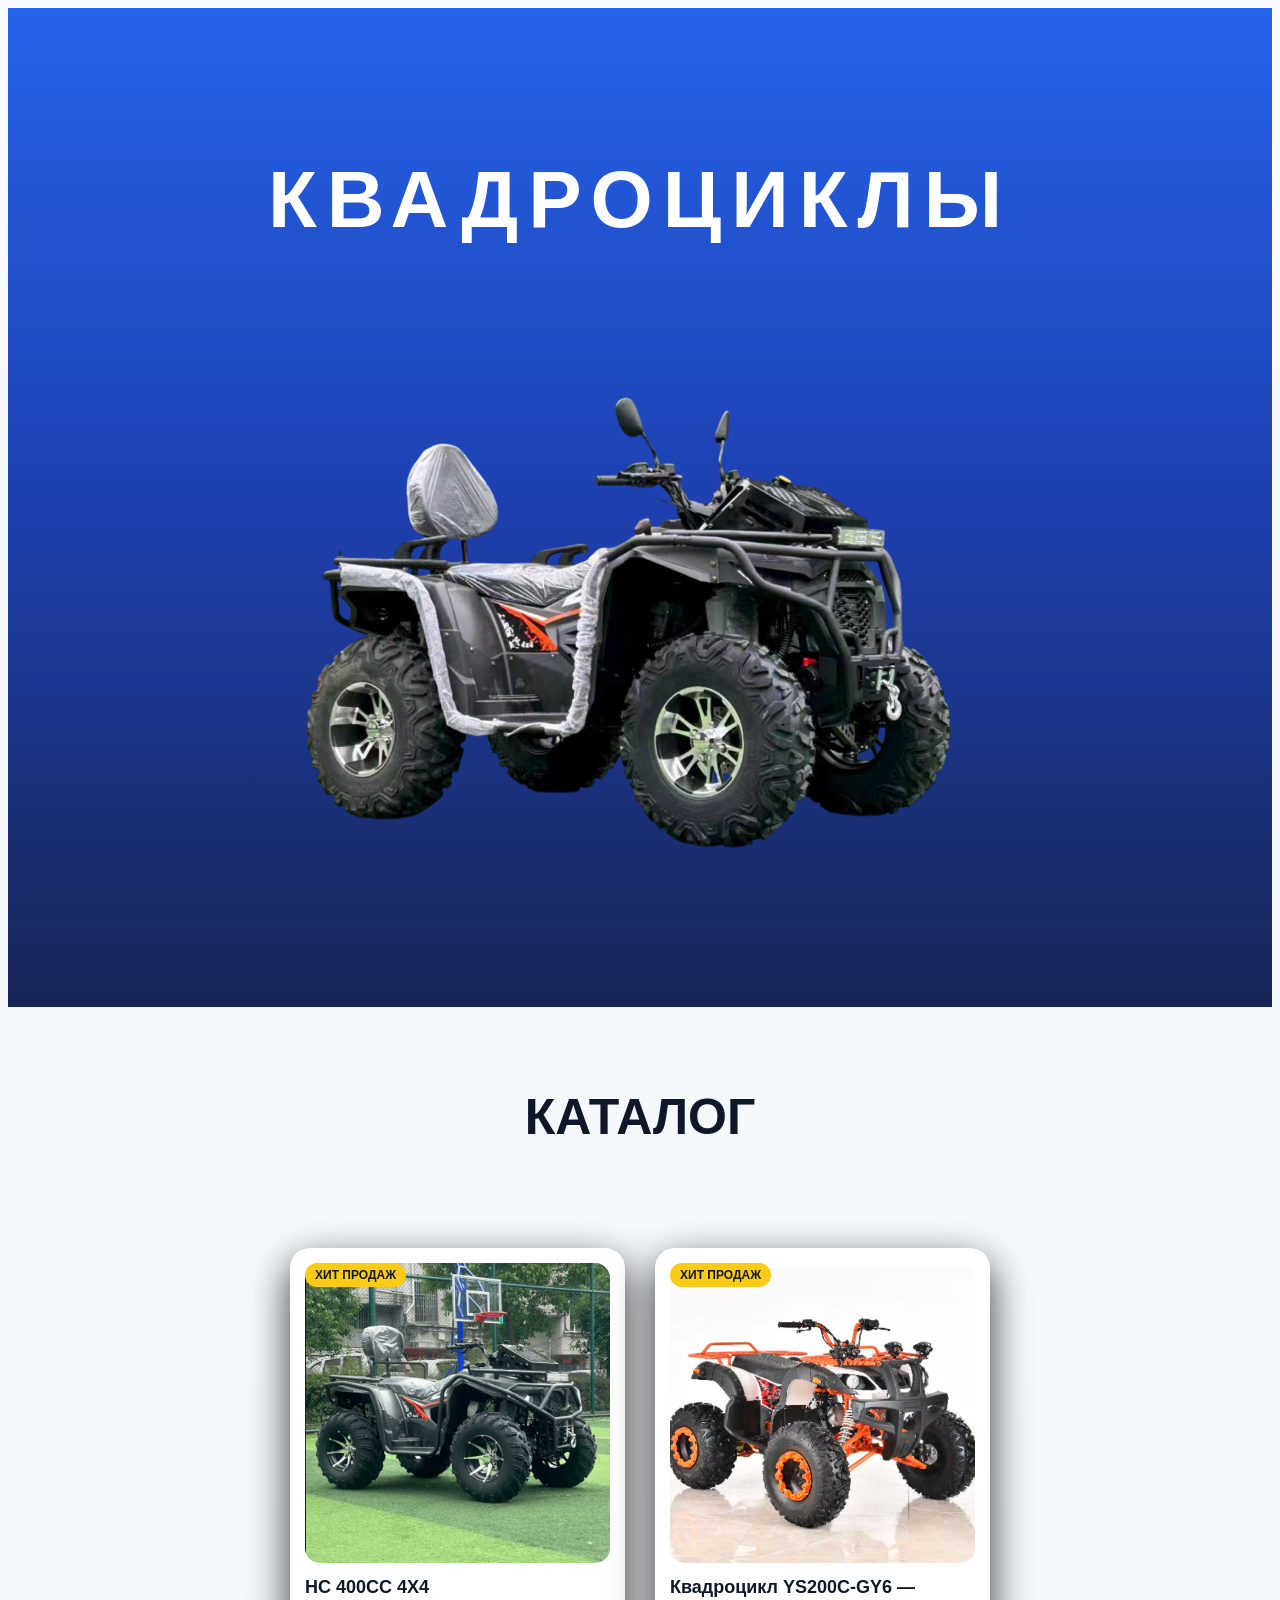
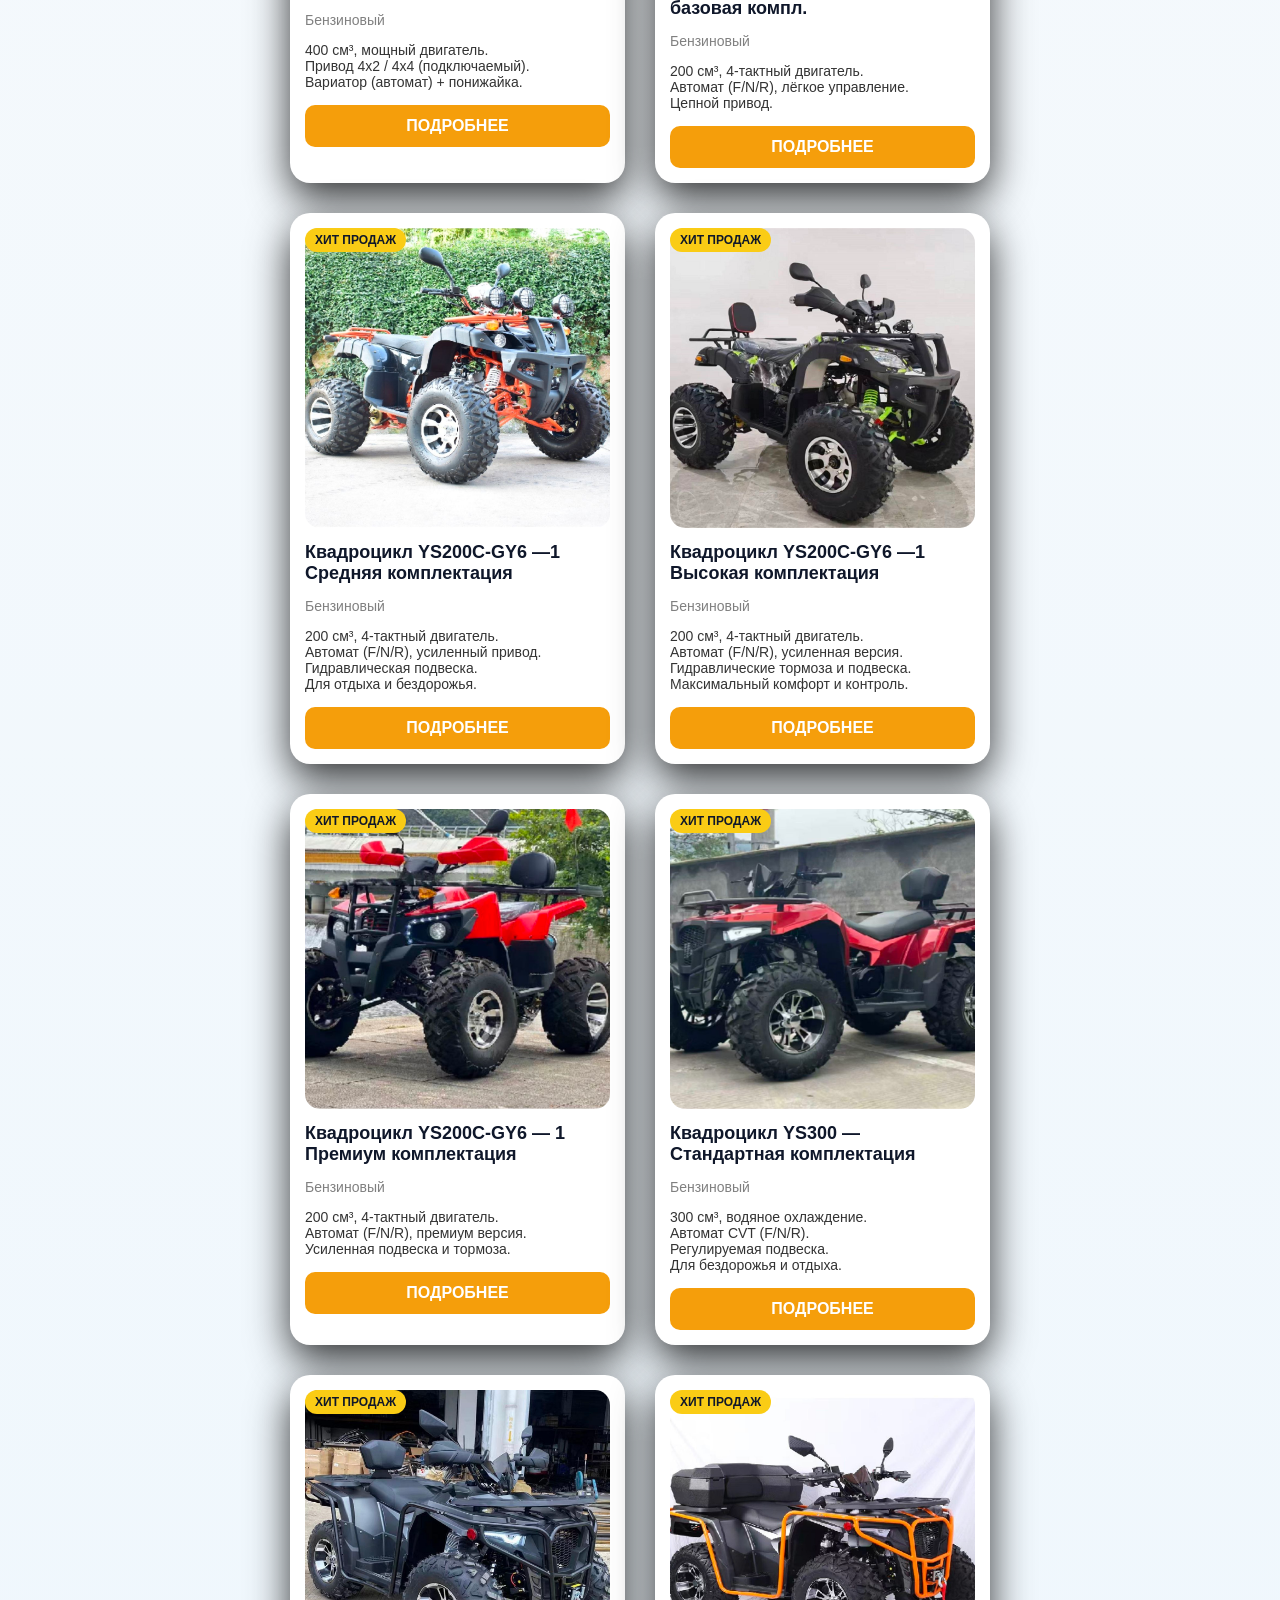
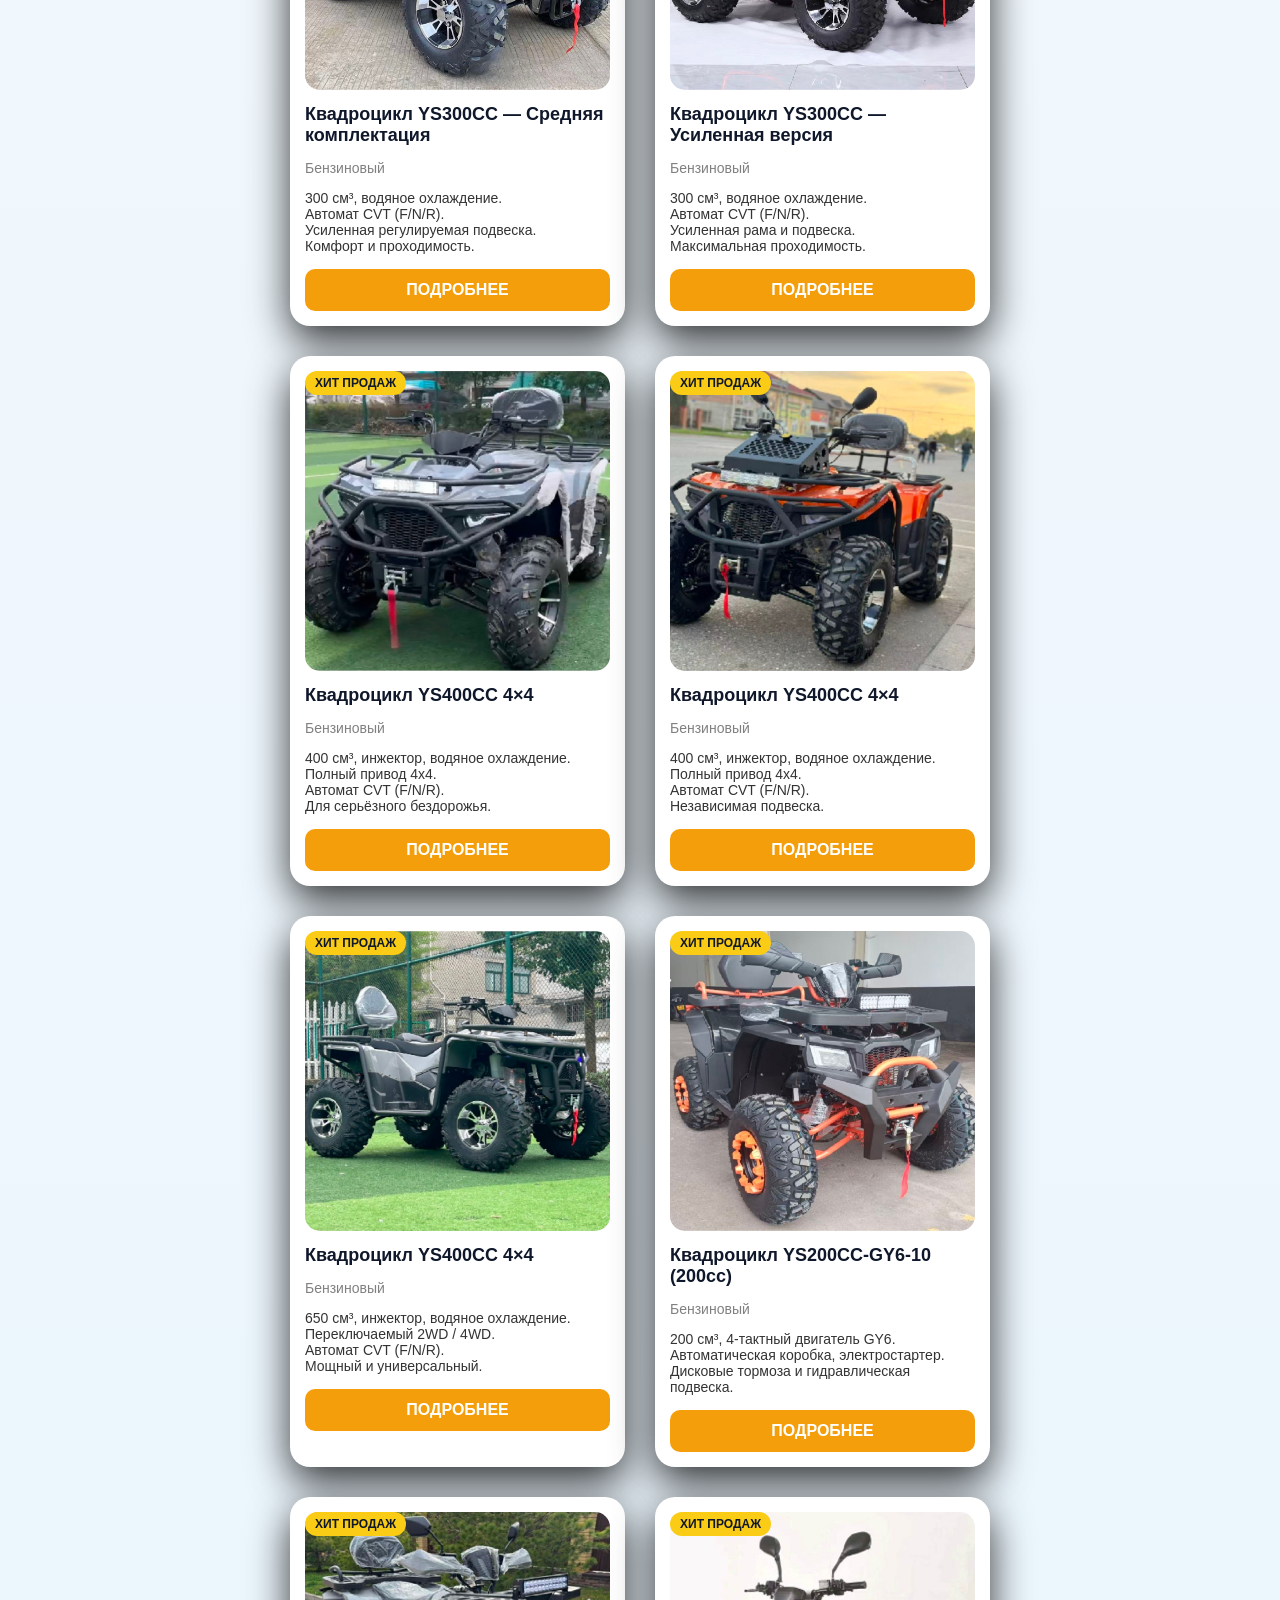
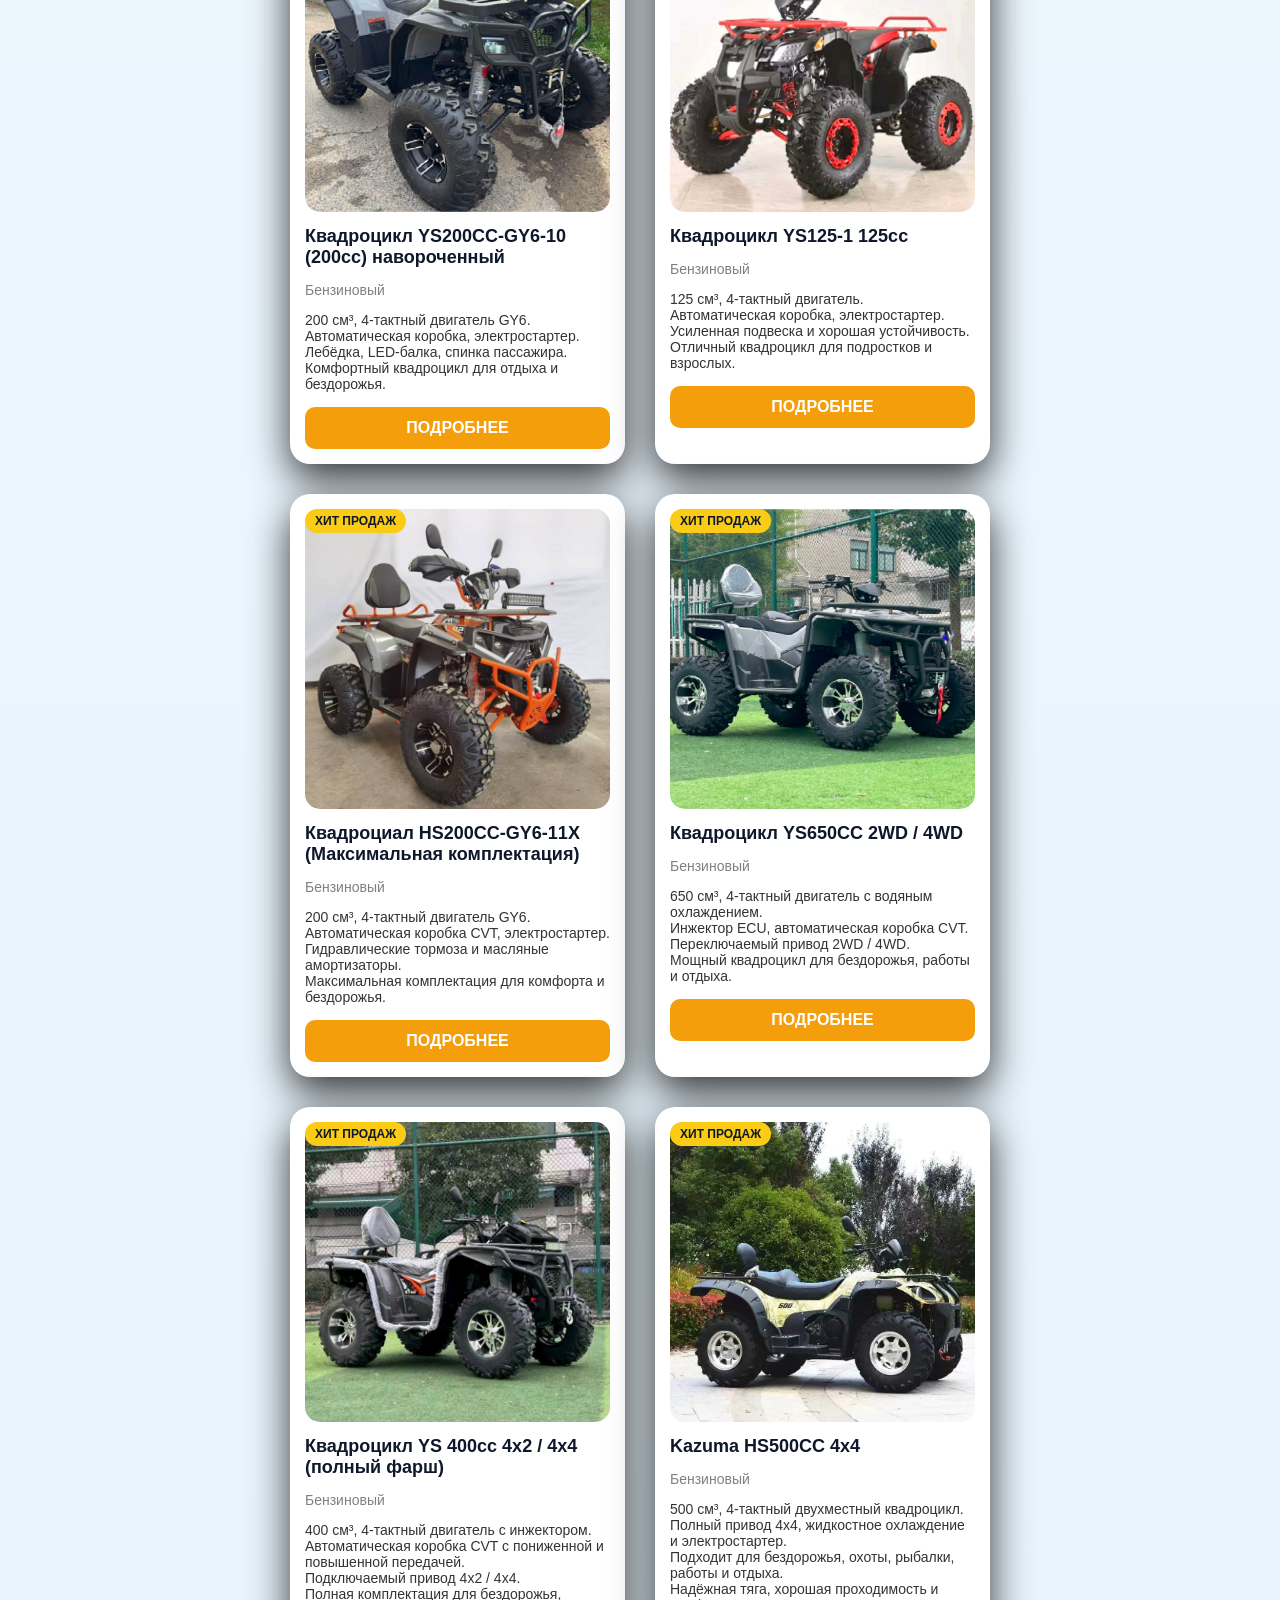
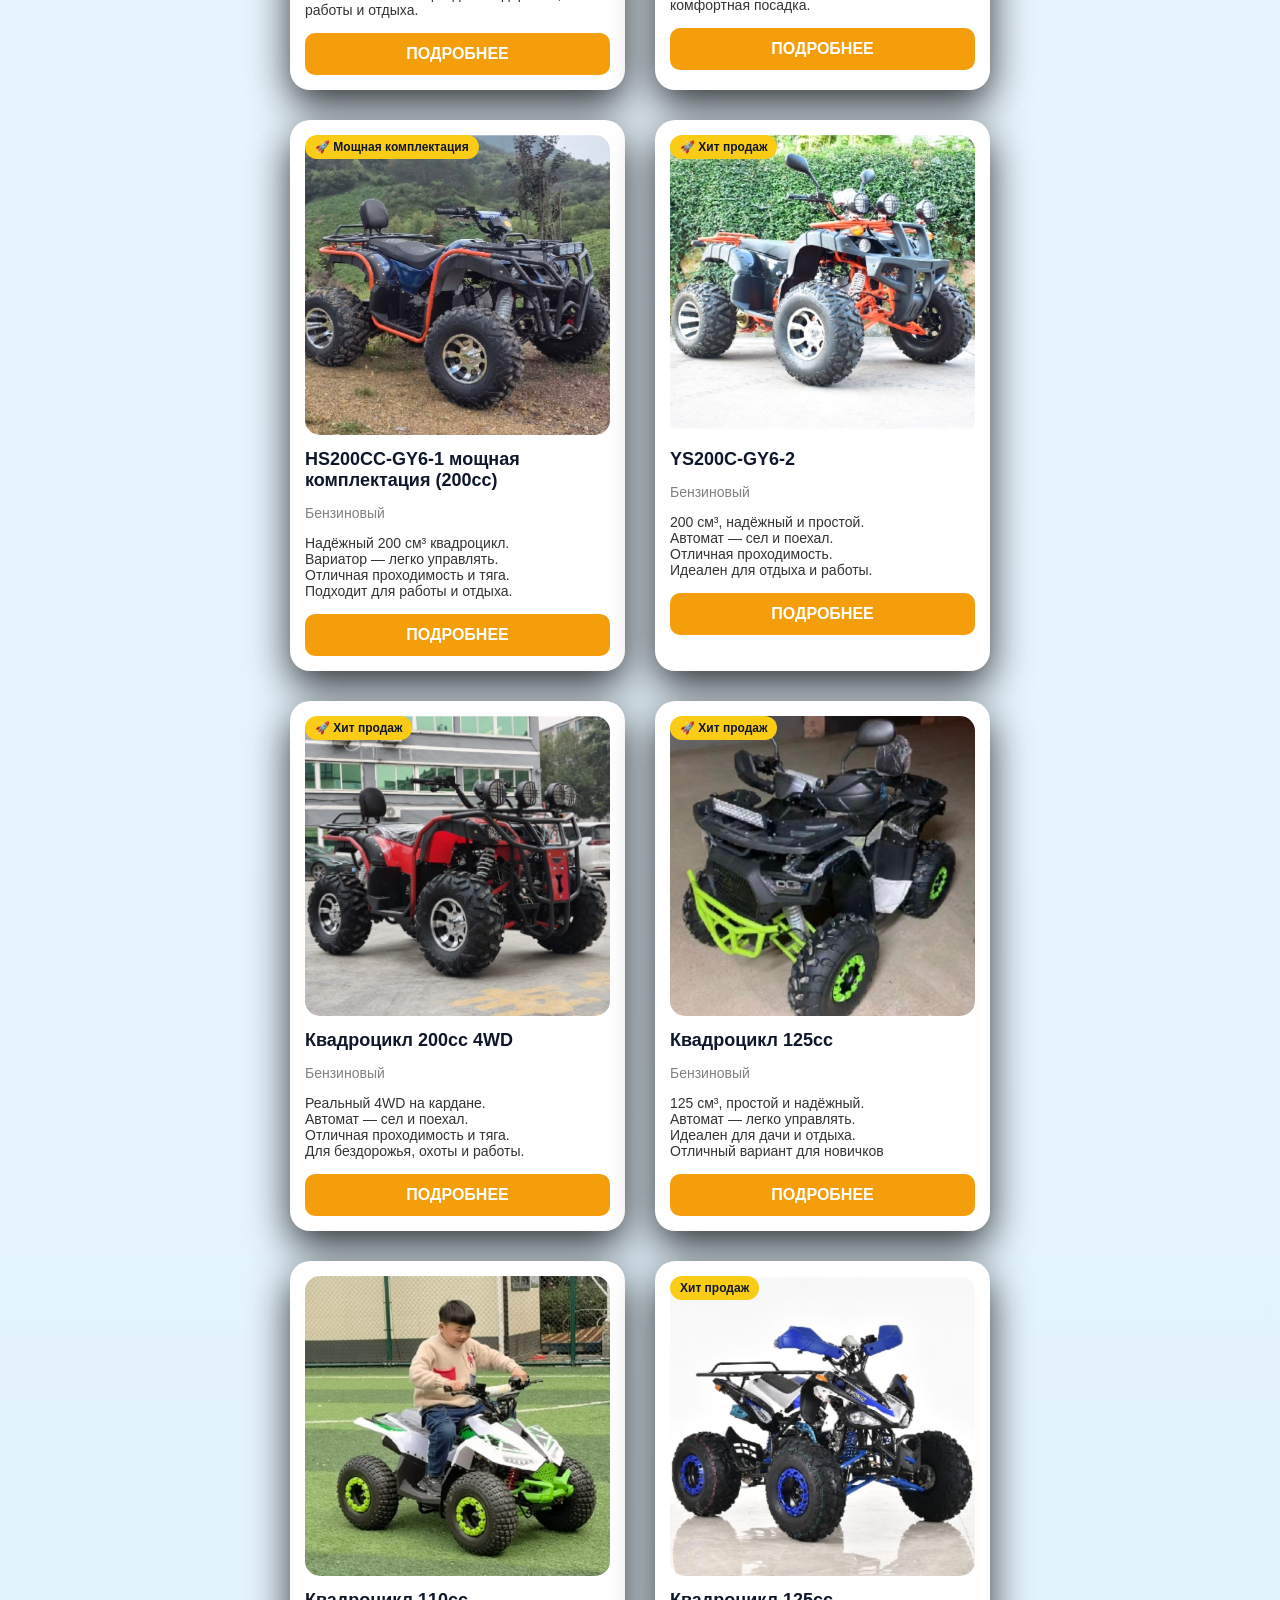
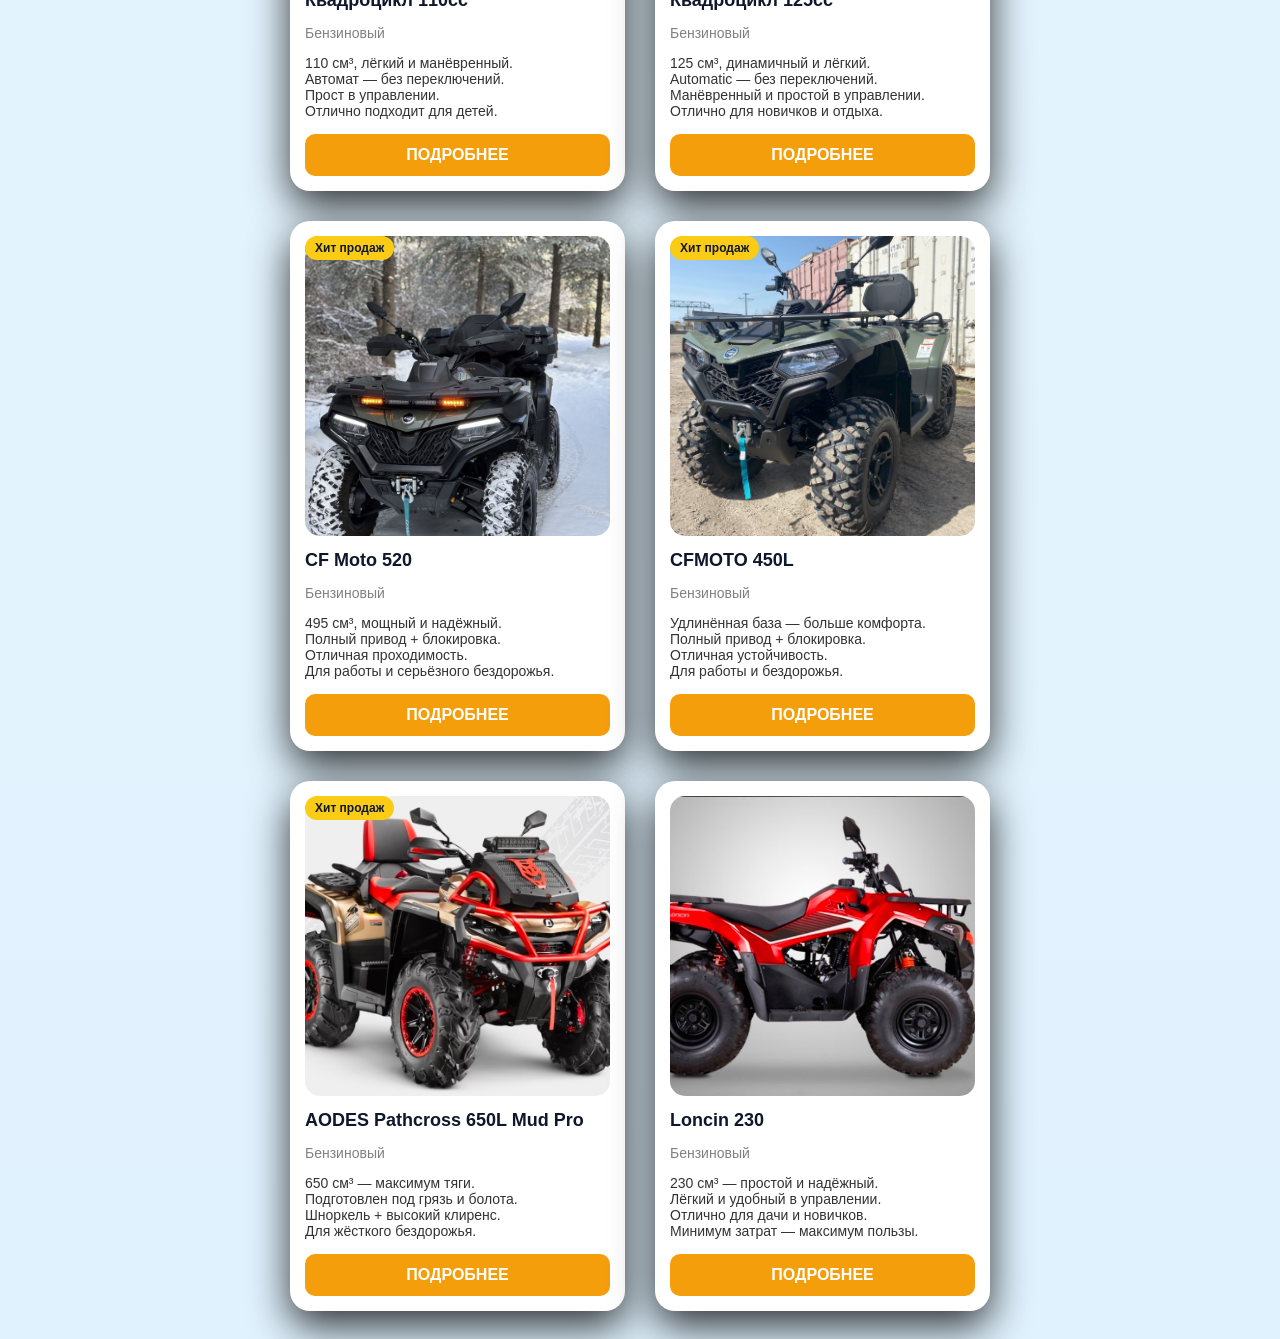
<file: catalog2.html>
<!DOCTYPE html>
<html lang="ru">

<head>
  <meta charset="UTF-8">
  <meta name="viewport" content="width=device-width, initial-scale=1.0">
  <title>Каталог квадроциклов</title>

  <link rel="stylesheet" href="catalog.css">
</head>

<body>

  <!-- HERO -->
  <section class="catalog-hero">
    <h1>КВАДРОЦИКЛЫ</h1>
    <img src="images/kvadro.png" alt="">
  </section>

  <!-- TITLE -->
  <section class="catalog-title">
    <h2>КАТАЛОГ</h2>
  </section>

  <!-- КАРТОЧКИ -->
  <section class="catalog">

    <div class="catalog-grid">

      <!-- КАРТОЧКА 1-->
      <div class="product-card">
        <div class="badge">ХИТ ПРОДАЖ</div>
        <img src="images/kva/hs-400-cc.png" alt="SYCMCC 66 (300cc)">

        <h3>HC 400CC 4X4</h3>
        <p class="type">Бензиновый</p>

        <p class="desc">
          400 см³, мощный двигатель.<br>
          Привод 4x2 / 4x4 (подключаемый).<br>
          Вариатор (автомат) + понижайка.<br>
        </p>

        <a href="#" class="btn open-modal" data-id="p101"
          data-images="images/kva/hs-400-cc.png, images/kva/hc-400-cc-1.png, images/kva/hc-400-cc-2.png">
          ПОДРОБНЕЕ
        </a>
      </div>



      <!-- КАРТОЧКА 2-->
      <div class="product-card">
        <div class="badge">ХИТ ПРОДАЖ</div>
        <img src="images/kva/kv-ys-200c-gy6—1-base.jpg" alt="Квадроцикл YS200C-GY6 —базовая компл.">

        <h3>Квадроцикл YS200C-GY6 —базовая компл.
        </h3>
        <p class="type">Бензиновый</p>

        <p class="desc">
          200 см³, 4-тактный двигатель.<br>
          Автомат (F/N/R), лёгкое управление.<br>
          Цепной привод.<br>
        </p>

        <a href="#" class="btn open-modal" data-id="p102"
          data-images="images/kva/kv-ys-200c-gy6—1-base.jpg">
          ПОДРОБНЕЕ
        </a>
      </div>

      <!-- КАРТОЧКА 3-->
      <div class="product-card">
        <div class="badge">ХИТ ПРОДАЖ</div>
        <img src="images/kva/kv-ys-200c-gy6—1.jpg" alt="Квадроцикл YS200C-GY6 —1 Средняя комплектация">

        <h3>Квадроцикл YS200C-GY6 —1 Средняя комплектация</h3>
        <p class="type">Бензиновый</p>

        <p class="desc">
          200 см³, 4-тактный двигатель.<br>
          Автомат (F/N/R), усиленный привод.<br>
          Гидравлическая подвеска.<br>
          Для отдыха и бездорожья.
        </p>

        <a href="#" class="btn open-modal" data-id="p103" data-images="images/kva/kv-ys-200c-gy6—1.jpg">ПОДРОБНЕЕ</a>
      </div>



      <!-- КАРТОЧКА 4-->
      <div class="product-card">
        <div class="badge">ХИТ ПРОДАЖ</div>
        <img src="images/kva/kv-ys-200c-gy6—1high.jpg" alt="Квадроцикл YS200C-GY6 —1 Высокая комплектация">

        <h3>Квадроцикл YS200C-GY6 —1 Высокая комплектация</h3>
        <p class="type">Бензиновый</p>

        <p class="desc">
          200 см³, 4-тактный двигатель.<br>
          Автомат (F/N/R), усиленная версия.<br>
          Гидравлические тормоза и подвеска.<br>
          Максимальный комфорт и контроль.
        </p>

        <a href="#" class="btn open-modal" data-id="p104"
          data-images="images/kva/kv-ys-200c-gy6—1high.jpg">
          ПОДРОБНЕЕ
        </a>
      </div>


      <!-- КАРТОЧКА 5-->
      <div class="product-card">
        <div class="badge">ХИТ ПРОДАЖ</div>
        <img src="images/kva/kv-ys-200c-gy-6—1-premium.jpg" alt="Квадроцикл YS200C-GY6 — 1 Премиум комплектация">

        <h3>Квадроцикл YS200C-GY6 — 1 Премиум комплектация
        </h3>
        <p class="type">Бензиновый</p>

        <p class="desc">
          200 см³, 4-тактный двигатель.<br>
          Автомат (F/N/R), премиум версия.<br>
          Усиленная подвеска и тормоза.<br>
        </p>


        <a href="#" class="btn open-modal" data-id="p105"
          data-images="images/kva/kv-ys-200c-gy-6—1-premium.jpg">
          ПОДРОБНЕЕ
        </a>
      </div>


      <!-- КАРТОЧКА 6-->
      <div class="product-card">
        <div class="badge">ХИТ ПРОДАЖ</div>
        <img src="images/kva/kv-ys-300—stand.jpg" alt="YS300">

        <h3>Квадроцикл YS300 — Стандартная комплектация
        </h3>
        <p class="type">Бензиновый</p>

        <p class="desc">
          300 см³, водяное охлаждение.<br>
          Автомат CVT (F/N/R).<br>
          Регулируемая подвеска.<br>
          Для бездорожья и отдыха.
        </p>

        <a href="#" class="btn open-modal" data-id="p106"
          data-images="images/kva/kv-ys-300—stand.jpg">
          
          ПОДРОБНЕЕ
        </a>
      </div>


      <!-- КАРТОЧКА 7-->
      <div class="product-card">
        <div class="badge">ХИТ ПРОДАЖ</div>
        <img src="images/kva/kv-ys-300-cc.jpg"
          alt="Квадроцикл YS300CC — Средняя комплектация">

        <h3>Квадроцикл YS300CC — Средняя комплектация</h3>
        <p class="type">Бензиновый</p>

        <p class="desc">
          300 см³, водяное охлаждение.<br>
          Автомат CVT (F/N/R).<br>
          Усиленная регулируемая подвеска.<br>
          Комфорт и проходимость.
        </p>

        <a href="#" class="btn open-modal" data-id="p107"
          data-images="images/kva/kv-ys-300-cc.jpg">
          ПОДРОБНЕЕ
        </a>
      </div>




      <!-- КАРТОЧКА 8-->
      <div class="product-card">
        <div class="badge">ХИТ ПРОДАЖ</div>
        <img src="images/kva/kv-ys-300-cc—2x.jpg"
          alt="Квадроцикл YS300CC — Усиленная версия">

        <h3>Квадроцикл YS300CC — Усиленная версия</h3>
        <p class="type">Бензиновый</p>

        <p class="desc">
          300 см³, водяное охлаждение.<br>
          Автомат CVT (F/N/R).<br>
          Усиленная рама и подвеска.<br>
          Максимальная проходимость.
        </p>


        <a href="#" class="btn open-modal" data-id="p108"
          data-images="images/kva/kv-ys-300-cc—2x.jpg">
          ПОДРОБНЕЕ
        </a>
      </div>


      <!-- КАРТОЧКА 9-->
      <div class="product-card">
        <div class="badge">ХИТ ПРОДАЖ</div>
        <img src="images/kva/kv-ys-400-cc-11.jpg" alt="КвадроциклYS400CC4×4">

        <h3>Квадроцикл YS400CC 4×4</h3>
        <p class="type">Бензиновый</p>

        <p class="desc">
          400 см³, инжектор, водяное охлаждение.<br>
          Полный привод 4x4.<br>
          Автомат CVT (F/N/R).<br>
          Для серьёзного бездорожья.
        </p>



        <a href="#" class="btn open-modal" data-id="p109" data-images="images/kva/kv-ys-400-cc-11.jpg"
          alt="Квадроцикл YS400CC 4×4">
          ПОДРОБНЕЕ
        </a>
      </div>



      <!-- КАРТОЧКА 10-->
      <div class="product-card">
        <div class="badge">ХИТ ПРОДАЖ</div>
        <img src="images/kva/kv-ys-400-cc(1).jpg" alt="КвадроциклYS400CC4×4">

        <h3>Квадроцикл YS400CC 4×4</h3>
        <p class="type">Бензиновый</p>

        <p class="desc">
          400 см³, инжектор, водяное охлаждение.<br>
          Полный привод 4x4.<br>
          Автомат CVT (F/N/R).<br>
          Независимая подвеска.
        </p>

        <a href="#" class="btn open-modal" data-id="p110" data-images="images/kva/kv-ys-400-cc(1).jpg" alt="Квадроцикл YS400CC 4×4(1)">
          ПОДРОБНЕЕ
        </a>
      </div>


      <!-- КАРТОЧКА 11-->
      <div class="product-card">
        <div class="badge">ХИТ ПРОДАЖ</div>
        <img src="images/kva/kv-ys-650-cc-2wd4wd.jpg" alt="Квадроцикл YS400CC 4×4">

        <h3>Квадроцикл YS400CC 4×4</h3>
        <p class="type">Бензиновый</p>

        <p class="desc">
          650 см³, инжектор, водяное охлаждение.<br>
          Переключаемый 2WD / 4WD.<br>
          Автомат CVT (F/N/R).<br>
          Мощный и универсальный.
        </p>


        <a href="#" class="btn open-modal" data-id="p111" data-images="/images/kva/kv-ys-650-cc-2wd4wd.jpg" alt="Квадроцикл YS650CC 2WD : 4WD">
          ПОДРОБНЕЕ
        </a>
      </div>

      <!-- КАРТОЧКА 14-->
      <div class="product-card">
        <div class="badge">ХИТ ПРОДАЖ</div>
        <img src="images/kva/kv-ys-200-cc-gy6-10(200cc).jpg" alt="Квадроцикл YS200CC-GY6-10 (200cc)">

        <h3>Квадроцикл YS200CC-GY6-10 (200cc)</h3>
        <p class="type">Бензиновый</p>

        <p class="desc">
          200 см³, 4-тактный двигатель GY6.
          Автоматическая коробка, электростартер.
          Дисковые тормоза и гидравлическая подвеска.
        </p>

        <a href="#" class="btn open-modal" data-id="p114" data-images="images/kva/kv-ys-200-cc-gy6-10(200cc).jpg" alt="Квадроцикл YS200CC-GY6-10">
          ПОДРОБНЕЕ
        </a>
      </div>




      <!-- КАРТОЧКА 15-->
      <div class="product-card">
        <div class="badge">ХИТ ПРОДАЖ</div>
        <img src="images/kva/kv-ys-200-cc-gy-6-10(200cc).jpg" alt="Квадроцикл YS200CC-GY6-10 (200cc) навороченный 
">

        <h3>Квадроцикл YS200CC-GY6-10 (200cc) навороченный
        </h3>
        <p class="type">Бензиновый</p>

        <p class="desc">
          200 см³, 4-тактный двигатель GY6.<br>
          Автоматическая коробка, электростартер.<br>
          Лебёдка, LED-балка, спинка пассажира.<br>
          Комфортный квадроцикл для отдыха и бездорожья.
        </p>

        <a href="#" class="btn open-modal" data-id="p115"
          data-images="images/kva/kv-ys-200-cc-gy-6-10(200cc).jpg" alt="Квадроцикл YS200CC-GY6-10 (200cc) навороченный 
">
          ПОДРОБНЕЕ
        </a>
      </div>



      <!-- КАРТОЧКА 16-->
      <div class="product-card">
        <div class="badge">ХИТ ПРОДАЖ</div>
        <img src="images/kva/ kv-ys125-1125cc.jpg" alt="Квадроцикл YS125-1 125cc">

        <h3>Квадроцикл YS125-1 125cc
        </h3>
        <p class="type">Бензиновый</p>

        <p class="desc">
          125 см³, 4-тактный двигатель.<br>
          Автоматическая коробка, электростартер.<br>
          Усиленная подвеска и хорошая устойчивость.<br>
          Отличный квадроцикл для подростков и взрослых.
        </p>

        <a href="#" class="btn open-modal" data-id="p116" data-images="images/kva/ kv-ys125-1125cc.jpg"
          alt="Квадроцикл YS125-1 125cc">
          ПОДРОБНЕЕ
        </a>
      </div>



      <!-- КАРТОЧКА 17-->
      <div class="product-card">
        <div class="badge">ХИТ ПРОДАЖ</div>
        <img src="images/kva/hc200cc-gy6-11x-max.jpg"
          alt="Квадроциал HS200CC-GY6-11X (Максимальная комплектация)">

        <h3>Квадроциал HS200CC-GY6-11X (Максимальная комплектация)</h3>
        <p class="type">Бензиновый</p>

        <p class="desc">
          200 см³, 4-тактный двигатель GY6.<br>
          Автоматическая коробка CVT, электростартер.<br>
          Гидравлические тормоза и масляные амортизаторы.<br>
          Максимальная комплектация для комфорта и бездорожья.
        </p>


        <a href="#" class="btn open-modal" data-id="p117"
          data-images="images/kva/hc200cc-gy6-11x-max.jpg, images/kva/hc200cc-gy6-11x-max-1.jpg, images/kva/КвадроциалHS200CC-GY6-11X(Максимальная комплектация)2.jpg, images/kva/hc200cc-gy6-11x-max-3.jpg, images/kva/hc200cc-gy6-11x-max-4.jpg, images/kva/hc200cc-gy6-11x-max-5.jpg, images/kva/hc200cc-gy6-11x-max-6.jpg, images/kva/hc200cc-gy6-11x-max-7.jpg, images/kva/hc200cc-gy6-11x-max-8.jpg, images/kva/hc200cc-gy6-11x-max-9.jpg"
          alt="КвадроциалHS200CC-GY6-11X(Максимальнаякомплектация)">
          ПОДРОБНЕЕ
        </a>
      </div>



      <!-- КАРТОЧКА 18-->
      <div class="product-card">
        <div class="badge">ХИТ ПРОДАЖ</div>
        <img src="images/kva/kv-ys-650-cc-2wd4wd.jpg" alt="Квадроцикл YS650CC 2WD / 4WD">

        <h3>Квадроцикл YS650CC 2WD / 4WD</h3>
        <p class="type">Бензиновый</p>

        <p class="desc">
          650 см³, 4-тактный двигатель с водяным охлаждением.<br>
          Инжектор ECU, автоматическая коробка CVT.<br>
          Переключаемый привод 2WD / 4WD.<br>
          Мощный квадроцикл для бездорожья, работы и отдыха.
        </p>

        <a href="#" class="btn open-modal" data-id="p118" data-images="images/kva/kv-ys-650-cc-2wd4wd.jpg"
          alt="Квадроцикл YS650CC 2WD / 4WD">
          ПОДРОБНЕЕ
        </a>
      </div>


      <!-- КАРТОЧКА 19-->
      <div class="product-card">
        <div class="badge">ХИТ ПРОДАЖ</div>
        <img src="images/kva/kv-ys-400-cc.jpg"
          alt="Квадроцикл YS 400cc 4x2 / 4x4 (полный фарш)">

        <h3>Квадроцикл YS 400cc 4x2 / 4x4 (полный фарш)</h3>
        <p class="type">Бензиновый</p>

        <p class="desc">
          400 см³, 4-тактный двигатель с инжектором.<br>
          Автоматическая коробка CVT с пониженной и повышенной передачей.<br>
          Подключаемый привод 4x2 / 4x4.<br>
          Полная комплектация для бездорожья, работы и отдыха.
        </p>

        <a href="#" class="btn open-modal" data-id="p119"
          data-images="images/kva/kv-ys-400-cc.jpg, images/kva/kv-ys-400-cc-1.jpg, images/kva/kv-ys-400-cc-2.jpg, images/kva/kv-ys-400-cc-3.jpg, images/kva/kv-ys-400-cc-4.jpg, images/kva/kv-ys-400-cc-5.jpg, images/kva/kv-ys-400-cc-6.jpg"
          alt="Квадроцикл YS 400cc 4x2 / 4x4 (полный фарш)">
          ПОДРОБНЕЕ
        </a>
      </div>

      <!-- КАРТОЧКА 20-->
      <div class="product-card">
        <div class="badge">ХИТ ПРОДАЖ</div>
        <img src="images/kva/Kazuma-hs500-cc-1.jpg" alt="Kazuma HS500CC 4x4">

        <h3>Kazuma HS500CC 4x4</h3>
        <p class="type">Бензиновый</p>

        <p class="desc">
          500 см³, 4-тактный двухместный квадроцикл.<br>
          Полный привод 4x4, жидкостное охлаждение и электростартер.<br>
          Подходит для бездорожья, охоты, рыбалки, работы и отдыха.<br>
          Надёжная тяга, хорошая проходимость и комфортная посадка.
        </p>


        <a href="#" class="btn open-modal" data-id="p120"
          data-images="images/kva/Kazuma-hs500-cc-1.jpg, images/kva/Kazuma-hs500-cc-2.jpg, images/kva/Kazuma-hs500-cc-3.jpg, images/kva/Kazuma-hs500-cc-4.jpg, images/kva/Kazuma-hs500-cc-5.jpg, images/kva/Kazuma-hs500-cc-6.jpg, images/kva/Kazuma-hs500-cc-7.jpg, images/kva/Kazuma-hs500-cc-8.jpg">
          ПОДРОБНЕЕ
        </a>
      </div>

   <!-- КАРТОЧКА 21-->
      <div class="product-card">
        <div class="badge">🚀 Мощная комплектация</div>
        <img src="images/kva/HS200CC-GY6-1 мощная комплектация.jpg" alt="HS200CC-GY6-1 мощная комплектация">

        <h3>HS200CC-GY6-1 мощная комплектация (200cc)</h3>
        <p class="type">Бензиновый</p>

        <p class="desc">
           Надёжный 200 см³ квадроцикл.<br>
            Вариатор — легко управлять.<br>
            Отличная проходимость и тяга.<br>
            Подходит для работы и отдыха.
        </p>


        <a href="#" class="btn open-modal" data-id="p121"
          data-images="images/kva/HS200CC-GY6-1 мощная комплектация.jpg">
          ПОДРОБНЕЕ
        </a>
      </div>

   <!-- КАРТОЧКА 22-->
      <div class="product-card">
        <div class="badge">🚀 Хит продаж</div>
        <img src="images/kva/YS200C-GY6-2.jpg" alt="YS200C-GY6-2">
        
        <h3>YS200C-GY6-2</h3>
        <p class="type">Бензиновый</p>

        <p class="desc">
           200 см³, надёжный и простой.<br>
          Автомат — сел и поехал.<br>
          Отличная проходимость.<br>
          Идеален для отдыха и работы.
        </p>


        <a href="#" class="btn open-modal" data-id="p122"
          data-images="images/kva/YS200C-GY6-2.jpg">
          ПОДРОБНЕЕ
        </a>
      </div>
   <!-- КАРТОЧКА 23-->
      <div class="product-card">
        <div class="badge">🚀 Хит продаж</div>
        <img src="images/kva/Kva-200cc-(4WD).jpg" alt="Полноприводный Квадроцикл 200сс (4WD)">
        
        <h3>Квадроцикл 200cc 4WD</h3>
        <p class="type">Бензиновый</p>

        <p class="desc">
            Реальный 4WD на кардане.<br>
            Автомат — сел и поехал.<br>
            Отличная проходимость и тяга.<br>
            Для бездорожья, охоты и работы.
        </p>


        <a href="#" class="btn open-modal" data-id="p123"
          data-images="images/kva/Kva-200cc-(4WD).jpg">
          ПОДРОБНЕЕ
        </a>
      </div>
   <!-- КАРТОЧКА 24-->
      <div class="product-card">
        <div class="badge">🚀 Хит продаж</div>
        <img src="images/kva/Kva125cc.jpg" alt="Квадроцикл 125cc">
        
        <h3>Квадроцикл 125cc</h3>
        <p class="type">Бензиновый</p>

        <p class="desc">
             125 см³, простой и надёжный.<br>
              Автомат — легко управлять.<br>
              Идеален для дачи и отдыха.<br>
              Отличный вариант для новичков
        </p>


        <a href="#" class="btn open-modal" data-id="p124"
          data-images="images/kva/Kva125cc.jpg">
          ПОДРОБНЕЕ
        </a>
      </div>

   <!-- КАРТОЧКА 25-->
      <div class="product-card">
  
        <img src="images/kva/Kva110cc.jpg" alt="Квадроцикл 110cc">
        
        <h3>Квадроцикл 110cc</h3>
        <p class="type">Бензиновый</p>

        <p class="desc">
             110 см³, лёгкий и манёвренный.<br>
             Автомат — без переключений.<br>
              Прост в управлении.<br>
            Отлично подходит для детей.
        </p>

        <a href="#" class="btn open-modal" data-id="p125"
          data-images="images/kva/Kva110cc.jpg">
          ПОДРОБНЕЕ
        </a>
      </div>

 <!-- КАРТОЧКА 26-->
      <div class="product-card">
        <div class="badge">Хит продаж</div>
        <img src="images/kva/Kva-125cc.jpg" alt="Квадроцикл 125cc">
        
        <h3>Квадроцикл 125cc</h3>
        <p class="type">Бензиновый</p>

        <p class="desc">
            125 см³, динамичный и лёгкий.<br>
            Automatic — без переключений.<br>
            Манёвренный и простой в управлении.<br>
             Отлично для новичков и отдыха.
        </p>

        <a href="#" class="btn open-modal" data-id="p126"
          data-images="images/kva/Kva-125cc.jpg">
          ПОДРОБНЕЕ
        </a>
      </div>

 <!-- КАРТОЧКА 27-->
      <div class="product-card">
        <div class="badge">Хит продаж</div>
        <img src="images/kva/CF-Moto-520-3.jpg" alt="CF Moto 520">
        
        <h3>CF Moto 520</h3>
        <p class="type">Бензиновый</p>

        <p class="desc">
            495 см³, мощный и надёжный.<br>
            Полный привод + блокировка.<br>
            Отличная проходимость.<br>
            Для работы и серьёзного бездорожья.
        </p>

        <a href="#" class="btn open-modal" data-id="p127"
          data-images="images/kva/CF-Moto-520.jpg, images/kva/CF-Moto-520-3.jpg, images/kva/CF-Moto-520-1.jpg, images/kva/CF-Moto-520-2.jpg, images/kva/CF-Moto-520-4.jpg, images/kva/CF-Moto-520-5.jpg">
          ПОДРОБНЕЕ
        </a>
      </div>
 <!-- КАРТОЧКА 28-->
      <div class="product-card">
        <div class="badge">Хит продаж</div>
        <img src="images/kva/CFMOTO-450L.jpg" alt="CFMOTO 450L">
        
        <h3>CFMOTO 450L</h3>
        <p class="type">Бензиновый</p>

        <p class="desc">
         Удлинённая база — больше комфорта.<br>
          Полный привод + блокировка.<br>
          Отличная устойчивость.<br>
          Для работы и бездорожья.
        </p>

        <a href="#" class="btn open-modal" data-id="p128"
          data-images="images/kva/CFMOTO-450L.jpg, images/kva/CFMOTO-450L-1.jpg, images/kva/CFMOTO-450L-2.jpg">
          ПОДРОБНЕЕ
        </a>
      </div>
 <!-- КАРТОЧКА 29-->
      <div class="product-card">
        <div class="badge">Хит продаж</div>
        <img src="images/kva/ODES-Pathcross-650L-MudPro-6.jpg" alt="AODES Pathcross 650L Mud Pro">
        
        <h3>AODES Pathcross 650L Mud Pro</h3>
        <p class="type">Бензиновый</p>

        <p class="desc">
           650 см³ — максимум тяги.<br>
            Подготовлен под грязь и болота.<br>
            Шноркель + высокий клиренс.<br>
            Для жёсткого бездорожья.
        </p>

        <a href="#" class="btn open-modal" data-id="p129"
          data-images="images/kva/ODES-Pathcross-650L-MudPro-6.jpg, images/kva/ODES-Pathcross-650L-MudPro-1.jpg, images/kva/ODES-Pathcross-650L-MudPro-2.jpg, images/kva/ODES-Pathcross-650L-MudPro.jpg, images/kva/ODES-Pathcross-650L-MudPro-3.jpg, images/kva/ODES-Pathcross-650L-MudPro-4.jpg, images/kva/ODES-Pathcross-650L-MudPro-5.jpg">
          ПОДРОБНЕЕ
        </a>
      </div>

 <!-- КАРТОЧКА 30-->
      <div class="product-card">
  
        <img src="images/kva/Kva-Loncin-230.jpg" alt="Loncin 230">
        
        <h3>Loncin 230</h3>
        <p class="type">Бензиновый</p>

        <p class="desc">
            230 см³ — простой и надёжный.<br>
            Лёгкий и удобный в управлении.<br>
            Отлично для дачи и новичков.<br>
            Минимум затрат — максимум пользы.
        </p>

        <a href="#" class="btn open-modal" data-id="p130"
          data-images="images/kva/Kva-Loncin-230.jpg">
          ПОДРОБНЕЕ
        </a>
      </div>


    </div>

  </section>





  <div class=" modal" id="productModal">
    <div class="modal-content">


      <span class="close" id="closeModal">&times;</span>

      <div class="slider">
        <div class="slides" id="modalSlides"></div>

        <button class="slide-btn prev">‹</button>
        <button class="slide-btn next">›</button>
      </div>


      <h2 id="modalTitle"></h2>

      <!----<div class="price" id="modalPrice"></div><-->

      <div class="desc" id="modalDesc"></div>

      <div class="modal-actions">
        <a id="tgBtn" target="_blank" class="order-btn tg">Telegram</a>
        <a id="waBtn" target="_blank" class="order-btn wa">WhatsApp</a>
      </div>

    </div>
  </div>



  <div id="product-data" style="display:none">

    <!-- ТОВАР 1 -->
    <div id="p101" data-title="HC 400CC 4X4"
       data-images="images/kva/hs-400-cc.png, images/kva/hc-400-cc-1.png, images/kva/hc-400-cc-2.png" alt="HC 400CC 4X4">

      <div class="text-product">
        <p><b>Технические характеристики:</b></p>

        <p>1. Двигатель: 400 см³, 4-тактный, одноцилиндровый<br>

          2. Мощность: ~25–30 л.с.<br>

          3. Охлаждение: жидкостное (радиатор)<br>

          4. Топливная система: инжектор<br>

          5. Привод: 4x2 / 4x4 (подключаемый полный привод)<br>

          6. Трансмиссия: вариатор (CVT автомат) + пониженная и повышенная передача<br>

          7. Подвеска: независимая, усиленная для бездорожья<br>

          8. Тормоза: дисковые гидравлические<br>

          9. Колёса: внедорожная резина, увеличенный профиль<br>

          10. Доп. оснащение: лебёдка, защита рук, багажники, фаркоп<br>

          11. Комфорт: подогрев ручек, дополнительный свет<br>

          12. Назначение: бездорожье, работа, охота, активный отдых</p>
      </div>
    </div>



    <!-- ТОВАР 2 -->
    <div id="p102" data-title="Квадроцикл YS200C-GY6 —1 Базовая комплектация"
      data-images="images/kva/kv-ys-200c-gy6—1-base.jpg" alt="Квадроцикл YS200C-GY6 —1 Базовая комплектация">

      <div class="text-product">
        <p><b>Технические характеристики:</b></p>

        <p>1. Двигатель: 200 см³, одноцилиндровый, 4-тактный (GY6)<br>

          2. Мощность: ~12–16 л.с.<br>

          3. Охлаждение: воздушное<br>

          4. Запуск: электростартер<br>

          5. Коробка передач: автоматическая (F / N / R)<br>

          6. Привод: цепной<br>

          7. Подвеска: передняя и задняя гидравлическая<br>

          8. Тормоза: дисковые (перед / зад)<br>

          9. Колёса: алюминиевые диски, внедорожная резина<br>

          10. Панель приборов: электронная<br>

          11. Комфорт: широкое удобное сиденье<br>

          12. Максимальная скорость: до ~80 км/ч<br>

          13. Назначение: отдых, лёгкое бездорожье, дача, прокат</p>
      </div>
    </div>

    <!-- ТОВАР 3 -->
    <div id="p103" data-title="Квадроцикл YS200C-GY6 —1 Средняя комплектация"
       data-images="images/kva/kv-ys-200c-gy6—1.jpg" alt="Квадроцикл YS200C-GY6 —1 Средняя комплектация">

      <div class="text-product">
        <p><b>Технические характеристики:</b></p>

        <p>1. Двигатель: 200 см³, одноцилиндровый, 4-тактный (GY6)<br>

          2. Мощность: ~12–16 л.с.<br>

          3. Охлаждение: воздушное<br>

          4. Запуск: электростартер<br>

          5. Коробка передач: автоматическая (F / N / R)<br>

          6. Привод: усиленный цепной<br>

          7. Подвеска: усиленные гидравлические амортизаторы (перед / зад)<br>

          8. Тормоза: дисковые (перед / зад)<br>

          9. Колёса: алюминиевые диски, внедорожная резина<br>

          10. Панель приборов: электронная<br>

          11. Комфорт: широкое сиденье, улучшенная эргономика<br>

          12. Максимальная скорость: до ~80 км/ч<br>

          13. Назначение: отдых, бездорожье, дача, прокат</p>
      </div>
    </div>



    <!-- ТОВАР 4 -->
    <div id="p104" data-title="Квадроцикл YS200C-GY6 —1 Высокая комплектация
" data-images="images/kva/kv-ys-200c-gy6—1high.jpg" alt="Квадроцикл YS200C-GY6 —1 Высокая комплектация">

      <div class="text-product">
        <p><b>Технические характеристики:</b></p>

        <p>1. Двигатель: 200 см³, одноцилиндровый, 4-тактный (GY6)<br>

          2. Мощность: ~12–16 л.с.<br>

          3. Охлаждение: воздушное<br>

          4. Запуск: электростартер<br>

          5. Коробка передач: автоматическая (F / N / R)<br>

          6. Привод: цепной<br>

          7. Подвеска: усиленная передняя и задняя гидравлическая<br>

          8. Тормоза: гидравлические дисковые (перед / зад)<br>

          9. Колёса: усиленные алюминиевые диски<br>

          10. Панель приборов: электронная<br>

          11. Комфорт: спортивное сиденье + спинка<br>

          12. Максимальная скорость: до ~80 км/ч<br>

          13. Назначение: отдых, бездорожье, комфортная езда</p>
      </div>
    </div>


    <!-- ТОВАР 5 -->
    <div id="p105" data-title="Квадроцикл YS200C-GY6 — 1 Премиум комплектация
"  data-images="images/kva/kv-ys-200c-gy-6—1-premium.jpg" alt="Квадроцикл YS200C-GY6 — 1 Премиум комплектация">

      <div class="text-product">
        <p><b>Технические характеристики:</b></p>

        <p>1. Двигатель: 200 см³, одноцилиндровый, 4-тактный (GY6)<br>

          2. Мощность: ~12–16 л.с.<br>

          3. Охлаждение: воздушное<br>

          4. Запуск: электростартер<br>

          5. Коробка передач: автоматическая (F / N / R)<br>

          6. Привод: цепной<br>

          7. Подвеска: усиленная внедорожная (перед / зад гидравлика)<br>

          8. Тормоза: гидравлические дисковые (перед / зад)<br>

          9. Колёса: внедорожные алюминиевые диски, усиленная резина<br>

          10. Панель приборов: электронная<br>

          11. Комфорт: широкое сиденье + спинка<br>

          12. Максимальная скорость: до ~80 км/ч<br>

          13. Назначение: бездорожье, отдых, комфортная езда, активное использование</p>
      </div>
    </div>


    <!-- ТОВАР 6 -->
    <div id="p106" data-title="Квадроцикл YS300 — Стандартная комплектация"
      data-images="mages/kva/kv-ys-300—stand.jpg" alt="Квадроцикл YS300 — Стандартная комплектация">

      <div class="text-product">
        <p><b>Технические характеристики:</b></p>

        <p>1. Двигатель: 300 см³, одноцилиндровый, 4-тактный<br>

          2. Мощность: ~20–25 л.с.<br>

          3. Охлаждение: жидкостное (радиатор)<br>

          4. Запуск: электростартер<br>

          5. Коробка передач: автоматическая CVT (вперёд / нейтраль / назад)<br>

          6. Привод: цепной<br>

          7. Подвеска: регулируемые масляные амортизаторы (перед / зад)<br>

          8. Тормоза: гидравлические дисковые (перед / зад)<br>

          9. Колёса: алюминиевые диски, внедорожная резина<br>

          10. Панель приборов: электронная<br>

          11. Комфорт: широкое сиденье + спинка<br>

          12. Максимальная скорость: до ~70 км/ч<br>

          13. Назначение: бездорожье, работа, активный отдых</p>
      </div>
    </div>


    <!-- ТОВАР 7 -->
    <div id="p107" data-title="Квадроцикл YS300CC — Средняя комплектация"
       data-images="images/kva/kv-ys-300-cc.jpg" alt="Квадроцикл YS300CC — Средняя комплектация">

      <div class="text-product">
        <p><b>Технические характеристики:</b></p>

        <p>1. Двигатель: 300 см³, одноцилиндровый, 4-тактный<br>

          2. Мощность: ~20–25 л.с.<br>

          3. Охлаждение: жидкостное (радиатор)<br>

          4. Запуск: электростартер<br>

          5. Коробка передач: автоматическая CVT (вперёд / нейтраль / назад)<br>

          6. Привод: цепной<br>

          7. Подвеска: усиленные регулируемые амортизаторы (перед / зад)<br>

          8. Тормоза: гидравлические дисковые (перед / зад)<br>

          9. Колёса: алюминиевые внедорожные диски<br>

          10. Панель приборов: электронная — BR<br>

          11. Комфорт: широкое сиденье + спинка<br>

          12. Максимальная скорость: до ~70 км/ч<br>

          13. Назначение: бездорожье, работа, активный отдых</p>
      </div>
    </div>




    <!-- ТОВАР 8 -->
    <div id="p108" data-title="Квадроцикл YS300CC — Усиленная версия"
      data-img="images/kva/kv-ys-300-cc—2x.jpg" alt="Квадроцикл YS300CC — Усиленная версия">

      <div class="text-product">
        <p><b>Технические характеристики:</b></p>

        <p>1. Двигатель: 300 см³, одноцилиндровый, 4-тактный<br>

          2. Мощность: ~20–25 л.с.<br>

          3. Охлаждение: жидкостное (радиатор)<br>

          4. Запуск: электростартер<br>

          5. Коробка передач: автоматическая CVT (вперёд / нейтраль / назад)<br>

          6. Привод: цепной<br>

          7. Подвеска: усиленные регулируемые амортизаторы (перед / зад)<br>

          8. Тормоза: гидравлические дисковые (перед / зад)<br>

          9. Колёса: алюминиевые внедорожные диски, усиленная резина<br>

          10. Защита: усиленный силовой обвес, багажники<br>

          11. Панель приборов: электронная<br>

          12. Комфорт: спортивное сиденье + спинка<br>

          13. Максимальная скорость: до ~70 км/ч<br>

          14. Назначение: жёсткое бездорожье, работа, активный отдых</p>
      </div>
    </div>


    <!-- ТОВАР 9 -->
    <div id="p109" data-title="Квадроцикл YS400CC 4×4" data-images="images/kva/kv-ys-400-cc-11.jpg" alt="Квадроцикл YS400CC 4×4">

      <div class="text-product">
        <p><b>Технические характеристики:</b></p>

        <p>1. Двигатель: 400 см³, 4-тактный, одноцилиндровый<br>

          2. Мощность: ~25–30 л.с.<br>

          3. Охлаждение: жидкостное (радиатор)<br>

          4. Топливная система: инжектор<br>

          5. Запуск: электростартер<br>

          6. Коробка передач: автоматическая CVT (вперёд / нейтраль / назад)<br>

          7. Привод: полный 4x4 (подключаемый)<br>

          8. Подвеска: независимая усиленная (перед / зад)<br>

          9. Тормоза: гидравлические дисковые<br>

          10. Колёса: алюминиевые внедорожные диски, усиленная резина<br>

          11. Оснащение: лебёдка, защита, дополнительный свет<br>

          12. Панель приборов: электронная<br>

          13. Комфорт: широкое сиденье + спинка<br>

          14. Максимальная скорость: до ~80 км/ч<br>

          15. Назначение: тяжёлое бездорожье, работа, охота, активный отдых</p>
      </div>
    </div>



    <!-- ТОВАР 10 -->
    <div id="p110" data-title="Квадроцикл YS400CC 4×4" data-images="images/kva/kv-ys-400-cc(1).jpg" alt="Квадроцикл YS400CC 4×4">

      <div class="text-product">
        <p><b>Технические характеристики:</b></p>

        <p>1. Двигатель: 400 см³, 4-тактный, одноцилиндровый<br>

          2. Мощность: ~25–30 л.с.<br>

          3. Охлаждение: жидкостное (радиатор)<br>

          4. Топливная система: инжектор<br>

          5. Запуск: электростартер<br>

          6. Коробка передач: автоматическая CVT (вперёд / нейтраль / назад)<br>

          7. Привод: полный 4x4 (подключаемый)<br>

          8. Подвеска: независимая, двойные рычаги (перед / зад)<br>

          9. Тормоза: гидравлические дисковые (перед / зад)<br>

          10. Колёса: алюминиевые внедорожные диски, усиленная резина<br>

          11. Оснащение: лебёдка, защита, дополнительный свет<br>

          12. Панель приборов: электронная<br>

          13. Комфорт: широкое сиденье + спинка<br>

          14. Максимальная скорость: до ~80 км/ч<br>

          15. Назначение: тяжёлое бездорожье, работа, охота, активный отдых</p>
      </div>
    </div>

    <!-- ТОВАР 11 -->
    <div id="p111" data-title="Квадроцикл YS650CC 2WD : 4WD" data-images="images/kva/kv-ys-650-cc-2wd4wd.jpg"
      alt="Квадроцикл YS650CC 2WD : 4WD">

      <div class="text-product">
        <p><b>Технические характеристики:</b></p>

        <p>1. Двигатель: 650 см³, 4-тактный, одноцилиндровый<br>

          2. Мощность: ~35–45 л.с.<br>

          3. Охлаждение: жидкостное (радиатор)<br>

          4. Топливная система: инжектор ECU<br>

          5. Запуск: электростартер<br>

          6. Коробка передач: автоматическая CVT (вперёд / нейтраль / назад)<br>

          7. Привод: переключаемый 2WD / 4WD<br>

          8. Подвеска: независимая, двойные рычаги (перед / зад)<br>

          9. Тормоза: гидравлические дисковые (перед / зад)<br>

          10. Колёса: алюминиевые внедорожные диски, усиленная резина<br>

          11. Оснащение: лебёдка, защита, багажники, дополнительный свет<br>

          12. Панель приборов: электронная<br>

          13. Комфорт: широкое сиденье + спинка<br>

          14. Максимальная скорость: до ~80 км/ч<br>

          15. Назначение: тяжёлое бездорожье, работа, охота, экспедиции</p>
      </div>
    </div>



    <!-- ТОВАР 12 -->
    <div id="p112" data-title="Квадроцикл Ranger 450cc" data-images="images/kva/Ranger450.png"
      alt="Квадроцикл Ranger 450cc">

      <div class="text-product">

        <p><b>Технические характеристики:</b></p>

        <p>1. Двигатель: 450 см³, 4-тактный, одноцилиндровый<br>

          2. Мощность: ~30–35 л.с.<br>

          3. Охлаждение: жидкостное (радиатор)<br>

          4. Топливная система: инжектор<br>

          5. Запуск: электростартер<br>

          6. Коробка передач: автоматическая CVT (вперёд / нейтраль / назад)<br>

          7. Привод: переключаемый 4x2 / 4x4<br>

          8. Подвеска: независимая усиленная (перед / зад)<br>

          9. Тормоза: гидравлические дисковые<br>

          10. Колёса: внедорожные, алюминиевые диски<br>

          11. Оснащение: лебёдка, защита, багажники, дополнительный свет<br>

          12. Панель приборов: электронная<br>

          13. Комфорт: широкое сиденье + спинка<br>

          14. Максимальная скорость: до 80 км/ч<br>

          15. Назначение: бездорожье, работа, охота, активный отдых</p>
      </div>
    </div>



    <!-- ТОВАР13 -->
    <div id="p113" data-title="Квадроцикл 500cc 4×4" data-images="images/kva/Квадроцикл500cc4×4" alt="Квадроцикл 500cc 4×4">

      <div class="text-product">

        <p><b>Технические характеристики:</b></p>

        <p>1. Двигатель: 500 см³, 4-тактный, одноцилиндровый<br>

          2. Мощность: до 30 л.с.<br>

          3. Охлаждение: жидкостное (радиатор)<br>

          4. Топливная система: карбюратор / инжектор (в зависимости от версии)<br>

          5. Запуск: электростартер<br>

          6. Коробка передач: автоматическая CVT (вперёд / нейтраль / назад)<br>

          7. Привод: переключаемый 2WD / 4WD<br>

          8. Подвеска: независимая усиленная (перед / зад)<br>

          9. Тормоза: гидравлические дисковые<br>

          10. Колёса: внедорожные, усиленные<br>

          11. Крутящий момент: высокий, отлично тянет в грязи и подъёмах<br>

          12. Оснащение: багажники, защита, возможность установки лебёдки<br>

          13. Панель приборов: электронная<br>

          14. Максимальная скорость: до 80 км/ч<br>

          15. Назначение: бездорожье, работа, охота, перевозка</p>
      </div>
    </div>



    <!-- ТОВАР 14 -->
    <div id="p114" data-title="Квадроцикл YS200CC-GY6-10 (200cc)"
      data-images="images/kva/kv-ys-200-cc-gy6-10(200cc).jpg" alt="Квадроцикл YS200CC-GY6-10 (200cc)">

      <div class="text-product">
        <p><b>Технические характеристики:</b></p>

        <p>1. Двигатель: 200 см³, GY6, 4-тактный, одноцилиндровый<br>

          2. Охлаждение: воздушное<br>

          3. Мощность: 8.5 кВт<br>

          4. Запуск: электростартер<br>

          5. Коробка передач: автоматическая (1 вперёд / нейтраль / назад)<br>

          6. Привод: цепной<br>

          7. Тормоза: дисковые спереди и сзади<br>

          8. Подвеска: гидравлическая<br>

          9. Рама: усиленная, устойчивая конструкция<br>

          10. Посадка: удобная, подходит для подростков и взрослых<br>

          11. Управление: простое и комфортное даже для новичков<br>

          12. Назначение: бездорожье, дача, грунт, активный отдых<br>

          13. Особенности: хорошая устойчивость и уверенная проходимость<br>

          14. Использование: подходит как для развлечения, так и для повседневных поездок по пересечённой местности</p>
      </div>
    </div>


    <!-- ТОВАР 15 -->
    <div id="p115" data-title="Квадроцикл YS200CC-GY6-10 (200cc) навороченный"
       data-images="images/kva/kv-ys-200-cc-gy-6-10(200cc).jpg" alt="Квадроцикл YS200CC-GY6-10 (200cc) навороченный">

      <div class="text-product">

        <p><b>Технические характеристики:</b></p>

        <p>1. Двигатель: 200 см³, GY6, 4-тактный, одноцилиндровый<br>

          2. Охлаждение: воздушное<br>

          3. Мощность: 8.5 кВт<br>

          4. Запуск: электростартер<br>

          5. Коробка передач: автоматическая (1 вперёд / нейтраль / назад)<br>

          6. Привод: цепной<br>

          7. Тормоза: дисковые спереди и сзади<br>

          8. Подвеска: гидравлическая усиленная<br>

          9. Максимальная скорость: до 80 км/ч<br>

          10. Колёса: внедорожные, усиленные литые диски<br>

          11. Оснащение: передняя лебёдка — BR<br>

          12. Оснащение: LED-балка дополнительного света<br>

          13. Оснащение: спинка пассажира<br>

          14. Оснащение: зеркала заднего вида и защита рук<br>

          15. Багажники: передний и задний<br>

          16. Посадка: комфортная, подходит для длительных поездок<br>

          17. Назначение: бездорожье, отдых, дача, лес, рыбалка, охота<br>

          18. Особенности: более богатая комплектация по сравнению со стандартной версией</p>
      </div>
    </div>




    <!-- ТОВАР 16 -->
    <div id="p116" data-title="Квадроцикл YS125-1 125cc" data-images="images/kva/ kv-ys125-1125cc.jpg" alt="Квадроцикл YS125-1 125cc">

      <div class="text-product">
        <p><b>Технические характеристики:</b></p>

        <p>1. Двигатель: 125 см³, одноцилиндровый, 4-тактный<br>
          2. Охлаждение: воздушное<br>
          3. Мощность: 5.2 кВт<br>
          4. Запуск: электростартер<br>
          5. Коробка передач: автоматическая<br>
          6. Привод: цепной<br>
          7. Тормоза: передний барабанный / задний гидравлический дисковый<br>
          8. Подвеска: гидравлическая<br>
          9. Колёса: усиленные внедорожные<br>
          10. Максимальная скорость: до 60 км/ч<br>
          11. Посадка: удобная и устойчивая<br>
          12. Назначение: бездорожье, отдых, дача, лесные поездки<br>
          13. Подходит: подросткам и взрослым<br>
          14. Особенности: простой в управлении, надёжный и комфортный в эксплуатации</p>
      </div>
    </div>

    <!-- ТОВАР 17 -->
    <div id="p117" data-title="Квадроциал HS200CC-GY6-11X (Максимальная комплектация)"
        data-images="images/kva/hc200cc-gy6-11x-max.jpg, images/kva/hc200cc-gy6-11x-max-1.jpg, images/kva/КвадроциалHS200CC-GY6-11X(Максимальная комплектация)2.jpg, images/kva/hc200cc-gy6-11x-max-3.jpg, images/kva/hc200cc-gy6-11x-max-4.jpg, images/kva/hc200cc-gy6-11x-max-5.jpg, images/kva/hc200cc-gy6-11x-max-6.jpg, images/kva/hc200cc-gy6-11x-max-7.jpg, images/kva/hc200cc-gy6-11x-max-8.jpg, images/kva/hc200cc-gy6-11x-max-9.jpg"
      alt="Квадроциал HS200CC-GY6-11X (Максимальная комплектация)">

      <div class="text-product">
        <p><b>Характеристики:</b></p>

        <p>• Двигатель: 200 см³, 4-тактный, одноцилиндровый<br>
          • Охлаждение: воздушное<br>
          • Мощность: 8,5 кВт (11,5 л.с.)<br>
          • Коробка передач: автоматическая CVT<br>
          • Привод: цепной (KMC530)<br>
          • Максимальная скорость: до 80 км/ч<br>
          • Грузоподъёмность: до 190 кг<br><br>

          🛠 <b>Комплектация и особенности:</b><br><br>

          • Тормоза: гидравлические передние и задние<br>
          • Подвеска: масляные амортизаторы (перед / зад)<br>
          • Колёса: алюминиевые литые диски<br>
          • Запуск: электростартер<br>
          • Объём топливного бака: 7,8 л<br>
          • Удобное сиденье со спинкой<br>
          • Передний и задний багажник<br>
          • Хорошая устойчивость и комфортная посадка<br><br>

          📐 <b>Размеры и посадка:</b><br><br>

          • Длина / ширина / высота: 1850 × 1210 × 1310 мм<br>
          • Высота по седлу: 890 мм<br><br></p>
      </div>
    </div>

    <!-- ТОВАР 18 -->
    <div id="p118" data-title="Квадроцикл YS650CC 2WD : 4WD" data-images="images/kva/kv-ys-650-cc-2wd4wd.jpg"
      alt="Квадроцикл YS650CC 2WD : 4WD">

      <div class="text-product">

        <p><b>Характеристики:</b></p>

        <p>1. Двигатель: 650 см³, одноцилиндровый, 4-тактный<br>
          2. Охлаждение: водяное<br>
          3. Топливная система: инжектор ECU<br>
          4. Запуск: электростартер<br>
          5. Коробка передач: автоматическая CVT<br>
          6. Привод: переключаемый 2WD / 4WD<br>
          7. Подвеска: независимая, двойные рычаги<br>
          8. Тормоза: передние и задние гидравлические дисковые<br>
          9. Колёса: алюминиевые внедорожные диски<br>
          10. Панель приборов: электронная<br>
          11. Максимальная скорость: до 80 км/ч<br>
          12. Посадка: удобное широкое сиденье<br>
          13. Назначение: бездорожье, работа, охота, рыбалка, активный отдых<br>
          14. Особенности: высокая проходимость, хорошая тяга и устойчивость в тяжёлых условиях</p>
      </div>
    </div>

    <!-- ТОВАР 19 -->
    <div id="p119" data-title="Квадроцикл YS 400cc 4x2 / 4x4 (полный фарш)" data-images="images/kva/kv-ys-400-cc.jpg, images/kva/kv-ys-400-cc-1.jpg, images/kva/kv-ys-400-cc-2.jpg, images/kva/kv-ys-400-cc-3.jpg, images/kva/kv-ys-400-cc-4.jpg, images/kva/kv-ys-400-cc-5.jpg, images/kva/kv-ys-400-cc-6.jpg"
      alt="Квадроцикл YS 400cc 4x2 / 4x4 (полный фарш)">

      <div class="text-product">

        <p><b>Характеристики:</b></p>

        <p>1. Двигатель: 400 см³, 4-тактный, одноцилиндровый<br>
          2. Охлаждение: водяное<br>
          3. Топливная система: инжектор<br>
          4. Запуск: электростартер<br>
          5. Коробка передач: автоматическая CVT<br>
          6. Режимы трансмиссии: повышенная / пониженная передача<br>
          7. Привод: 4x2 / 4x4 (подключаемый полный привод)<br>
          8. Тормоза: гидравлические дисковые передние и задние<br>
          9. Подвеска: независимая усиленная<br>
          10. Колёса: алюминиевые внедорожные диски<br>
          11. Максимальная скорость: до 80 км/ч<br>
          12. Оснащение: лебёдка<br>
          13. Оснащение: фаркоп<br>
          14. Оснащение: LED-свет / дополнительная светотехника<br>
          15. Посадка: удобное широкое сиденье<br>
          16. Назначение: бездорожье, работа, охота, рыбалка, отдых<br>
          17. Особенности: высокая проходимость, хорошая тяга, уверенная работа в тяжёлых условиях</p>
      </div>
    </div>




    <!-- ТОВАР 20 -->
    <div id="p120" data-title="Kazuma HS500CC 4x4" data-images="images/kva/Kazuma-hs500-cc-1.jpg, images/kva/Kazuma-hs500-cc-2.jpg, images/kva/Kazuma-hs500-cc-3.jpg, images/kva/Kazuma-hs500-cc-4.jpg, images/kva/Kazuma-hs500-cc-5.jpg, images/kva/Kazuma-hs500-cc-6.jpg, images/kva/Kazuma-hs500-cc-7.jpg, images/kva/Kazuma-hs500-cc-8.jpg"  alt="Kazuma HS500CC 4x4">

      <div class="text-product">
        <p><b>Характеристики:</b></p>

        <p>1. Двигатель: 500 см³, 4-тактный, одноцилиндровый<br>
          2. Мощность: 30,4 л.с.<br>
          3. Охлаждение: жидкостное<br>
          4. Запуск: электростартер<br>
          5. Коробка передач: автоматическая CVT<br>
          6. Привод: полный привод 4x4<br>
          7. Посадка: двухместный<br>
          8. Максимальная скорость: до 60 км/ч<br>
          9. Объём топливного бака: 10,5 л<br>
          10. Подвеска: усиленная внедорожная<br>
          11. Тормоза: дисковые передние и задние<br>
          12. Колёса: внедорожные, с хорошим зацепом<br>
          13. Рама: усиленная, рассчитана на эксплуатацию по пересечённой местности<br>
          14. Назначение: бездорожье, охота, рыбалка, работа, активный отдых<br>
          15. Особенности: высокая проходимость, уверенная тяга, комфорт для двух человек</p>
      </div>
    </div>


       <!-- ТОВАР 21 -->
    <div id="p121" data-title="Kazuma HS500CC 4x4" data-images="images/kva/HS200CC-GY6-1 мощная комплектация.jpg"  alt="HS200CC-GY6-1 мощная комплектация">

      <div class="text-product">
        <p><b>Характеристики:</b></p>

        <p>1. Двигатель: 200 см³, 4-тактный, 1 цилиндр<br>
      2. Коробка: вариатор (L / H / N / R) ⚙️<br>
      3. Привод: задний или полный (4WD) ⛓<br>
      4. Охлаждение: воздушное<br>
      5. Запуск: электростартер ⚡<br>
      6. Резина: агрессивный протектор 🚜<br>
      7. Подвеска: усиленная внедорожная<br>
      8. Тормоза: дисковые<br>
      9. Допы: лебёдка / кофр / доп. свет / фаркоп 🛠<br>
      10. Состояние: обслужен, сел и поехал 🔥</p>
      </div>
    </div>

   <!-- ТОВАР 22 -->
    <div id="p122" data-title="YS200C-GY6-2" data-images="images/kva/YS200C-GY6-2.jpg"  alt="YS200C-GY6-2">

      <div class="text-product">
        <p><b>Характеристики:</b></p>

        <p>1. Двигатель: 200 см³, 4-тактный, одноцилиндровый ⚙️<br>

      2. Охлаждение: воздушное<br>

      3. Запуск: электростартер 🔋<br>

      4. Коробка передач: автомат (F / N / R) ⚙️<br>

      5. Привод: цепной 🔗<br>

      6. Топливный бак: пластиковый ⛽<br>

      7. Колёса: алюминиевые диски 🛞<br>

      8. Тормоза: дисковые (перед / зад) 🛑<br>

      9. Подвеска: гидравлические амортизаторы 🛠<br>

      10. Панель: электронная 📊<br>

      11. Сиденье: широкое и удобное 💺<br>

      12. Максимальная скорость: до 80 км/ч 🏁</p>
      </div>
    </div>


   <!-- ТОВАР 23 -->
    <div id="p123" data-title="Полноприводный Квадроцикл 200сс (4WD)" data-images="images/kva/Kva-200cc-(4WD).jpg"  alt="Полноприводный Квадроцикл 200сс (4WD)">

      <div class="text-product">
        <p><b>Характеристики:</b></p>

        <p>1. Двигатель: 200 см³, 4-тактный, одноцилиндровый 🚀<br>

      2. Привод: полный (4WD), карданный вал 🔥<br>

      3. Коробка передач: автомат (АКПП) ⚙️<br>

      4. Максимальная скорость: до 80 км/ч 💨<br>

      5. Подвеска: масляные амортизаторы (перед / зад) ☁️<br>

      6. Тормоза: гидравлические, дисковые 🛑<br>

      7. Грузоподъёмность: до 178 кг 👥<br>

      8. Топливный бак: 7.8 литра ⛽️<br>

      9. Колёса: алюминиевые диски R10 🛞<br>

      10. Запуск: электростартер ⚡️<br>

      11. Назначение: бездорожье, охота, работа 🌲🚜</p>
      </div>
    </div>
 <!-- ТОВАР 24 -->
    <div id="p124" data-title="Квадроцикл 125cc" data-images="images/kva/Kva125cc.jpg"  alt="Квадроцикл 125cc">

      <div class="text-product">
        <p><b>Характеристики:</b></p>

         <p>1. Двигатель: 125 см³, 4-тактный 🔧<br>

      2. Коробка передач: автомат 🔄<br>

      3. Запуск: электростартер 🔑<br>

      4. Тормоза: дисковые (задние) 🛑<br>

      5. Колёса: 8” 🛞<br>

      6. Максимальная скорость: до 60 км/ч 🚀<br>

      7. Нагрузка: до 140 кг 🧱<br>

      8. Панель: LCD 📟<br>

      9. Оснащение: поворотники, защита рук 🛡️<br>

      10. Размеры: 1420 × 780 × 910 мм 📐<br>

      11. Назначение: дача, бездорожье, отдых 🌲</p>
      </div>
    </div>

 <!-- ТОВАР 25 -->
    <div id="p125" data-title="Квадроцикл 110cc" data-images="images/kva/Kva110cc.jpg"  alt="Квадроцикл 110cc">

      <div class="text-product">
        <p><b>Характеристики:</b></p>

          <p>1. Двигатель: 110 см³, 4-тактный ⚙️<br>
      2. Максимальная скорость: до 60 км/ч 🏎️<br>
      3. Коробка передач: автомат<br>
      4. Запуск: электростартер 🔋<br>
      5. Топливный бак: 2.5 литра ⛽<br>
      6. Нагрузка: до 140 кг 💪<br>
      7. Подвеска: мягкая, комфортная 🛞<br>
      8. Тормоза: дисковый (задний) 🛑<br>
      9. Привод: цепной 🔗<br>
      10. Размер: компактный, лёгкое управление 📏<br>
      11. Назначение: обучение, дача, отдых 🌲</p>
      </div>
    </div>
 <!-- ТОВАР 26 -->
    <div id="p126" data-title="Квадроцикл 125cc" data-images="images/kva/Kva-125cc.jpg"  alt="Квадроцикл 125cc">

      <div class="text-product">
        <p><b>Характеристики:</b></p>
    <p>1. Двигатель: 125 см³, 4-тактный ⚙️<br>
      2. Максимальная скорость: до 60 км/ч 🏎️<br>
      3. Коробка передач: автомат ⚙️<br>
      4. Запуск: электростартер 🔋<br>
      5. Топливный бак: 3 литра ⛽<br>
      6. Грузоподъёмность: до 140 кг 💪<br>
      7. Подвеска: усиленная, мягкий ход 🛞<br>
      8. Тормоза: дисковые (задние) 🛑<br>
      9. Привод: цепной 🔗<br>
      10. Управление: лёгкое, манёвренное 📏<br>
      11. Назначение: отдых, обучение, дача 🌲</p>
      </div>
    </div>

 <!-- ТОВАР 27 -->
    <div id="p127" data-title="CF Moto 520" data-images="images/kva/CF-Moto-520-3.jpg, images/kva/CF-Moto-520.jpg, images/kva/CF-Moto-520-1.jpg, images/kva/CF-Moto-520-2.jpg, images/kva/CF-Moto-520-4.jpg, images/kva/CF-Moto-520-5.jpg"  alt="CF Moto 520">

      <div class="text-product">
        <p><b>Характеристики:</b></p>
    <p>1. Двигатель: 495 см³, 4-тактный, 1 цилиндр ⚙️<br>

      2. Мощность: ~38 л.с. 💪<br>

      3. Привод: полный (4x4) + блокировка дифференциала 🔒<br>

      4. Коробка передач: автомат (вариатор) ⚙️<br>

      5. Охлаждение: жидкостное ❄️<br>

      6. Топливо: бензин ⛽<br>

      7. Максимальная скорость: до 90 км/ч 🚀<br>

      8. Подвеска: усиленная внедорожная 🛞<br>

      9. Тормоза: дисковые 🛑<br>

      10. Оснащение: электролебёдка, фаркоп, LCD панель 📊<br>

      11. Назначение: бездорожье, охота, работа 🌍<br>

      12. Доставка: напрямую из Китая 🚚</p>
      </div>
    </div>

     <!-- ТОВАР 28 -->
    <div id="p128" data-title="CFMOTO 450L" data-images="images/kva/CFMOTO-450L.jpg, images/kva/CFMOTO-450L-1.jpg, images/kva/CFMOTO-450L-2.jpg"  alt="CFMOTO 450L">

      <div class="text-product">
        <p><b>Характеристики:</b></p>
     <p>1. Двигатель: ~400+ см³, 4-тактный, 1 цилиндр ⚙️<br>

      2. Мощность: ~31 л.с. 💪<br>

      3. Привод: полный (4x4) + блокировка дифференциала 🔒<br>

      4. Коробка передач: автомат (CVT) ⚙️<br>

      5. Охлаждение: жидкостное ❄️<br>

      6. Топливо: бензин ⛽<br>

      7. Максимальная скорость: до 85–90 км/ч 🚀<br>

      8. Подвеска: независимая, повышенный комфорт 🛞<br>

      9. Тормоза: дисковые 🛑<br>

      10. Оснащение: электролебёдка, LCD дисплей 📊<br>

      11. Особенность: удлинённая база (L) — устойчивость и комфорт<br>

      12. Назначение: бездорожье, работа, отдых 🌍<br>

      13. Доставка: РФ / СНГ 🚚</p>
      </div>
    </div>

<!-- ТОВАР 29 -->
    <div id="p129" data-title="AODES Pathcross 650L Mud Pro" data-images="images/kva/ODES-Pathcross-650L-MudPro-6.jpg, images/kva/ODES-Pathcross-650L-MudPro-1.jpg, images/kva/ODES-Pathcross-650L-MudPro-2.jpg, images/kva/ODES-Pathcross-650L-MudPro.jpg, images/kva/ODES-Pathcross-650L-MudPro-3.jpg, images/kva/ODES-Pathcross-650L-MudPro-4.jpg, images/kva/ODES-Pathcross-650L-MudPro-5.jpg"  alt="AODES Pathcross 650L Mud Pro">

      <div class="text-product">
        <p><b>Характеристики:</b></p>
      <p>1. Двигатель: 650 см³, 4-тактный, 1 цилиндр ⚙️<br>

      2. Мощность: ~45 л.с. 🚀<br>

      3. Привод: полный (4x4) + блокировка 🔒<br>

      4. Коробка передач: автомат (CVT) ⚙️<br>

      5. Охлаждение: жидкостное ❄️<br>

      6. Топливо: бензин ⛽<br>

      7. Клиренс: высокий, грязевая резина 🛞<br>

      8. Подвеска: усиленная внедорожная 🛠<br>

      9. Тормоза: дисковые 🛑<br>

      10. Оснащение: лебёдка, шноркель (Mud), LCD панель 📊<br>

      11. Назначение: грязь, болота, хард эндуро 🌧🏔<br>

      12. Использование: охота, рыбалка, активная езда 🎣</p>
      </div>
    </div>

<!-- ТОВАР 30 -->
    <div id="p130" data-title="Loncin 230" data-images="images/kva/Kva-Loncin-230.jpg"  alt="Loncin 230">

      <div class="text-product">
        <p><b>Характеристики:</b></p>
       <p>1. Двигатель: 230 см³, 4-тактный, 1 цилиндр ⚙️<br>

      2. Мощность: ~15–18 л.с. 💪<br>

      3. Привод: задний (2x4)<br>

      4. Коробка передач: механика / полуавтомат ⚙️<br>

      5. Охлаждение: воздушное 🌬<br>

      6. Топливо: бензин ⛽<br>

      7. Максимальная скорость: до 60–70 км/ч 🚀<br>

      8. Подвеска: базовая, комфортная 🛞<br>

      9. Тормоза: дисковые 🛑<br>

      10. Особенности: лёгкий вес, простота обслуживания 🔧<br>

      11. Назначение: дача, лёгкое бездорожье, обучение 🌍</p>
      </div>
    </div>




  </div>

  <script src="catalog.js"></script>
</body>

</html>
</file>
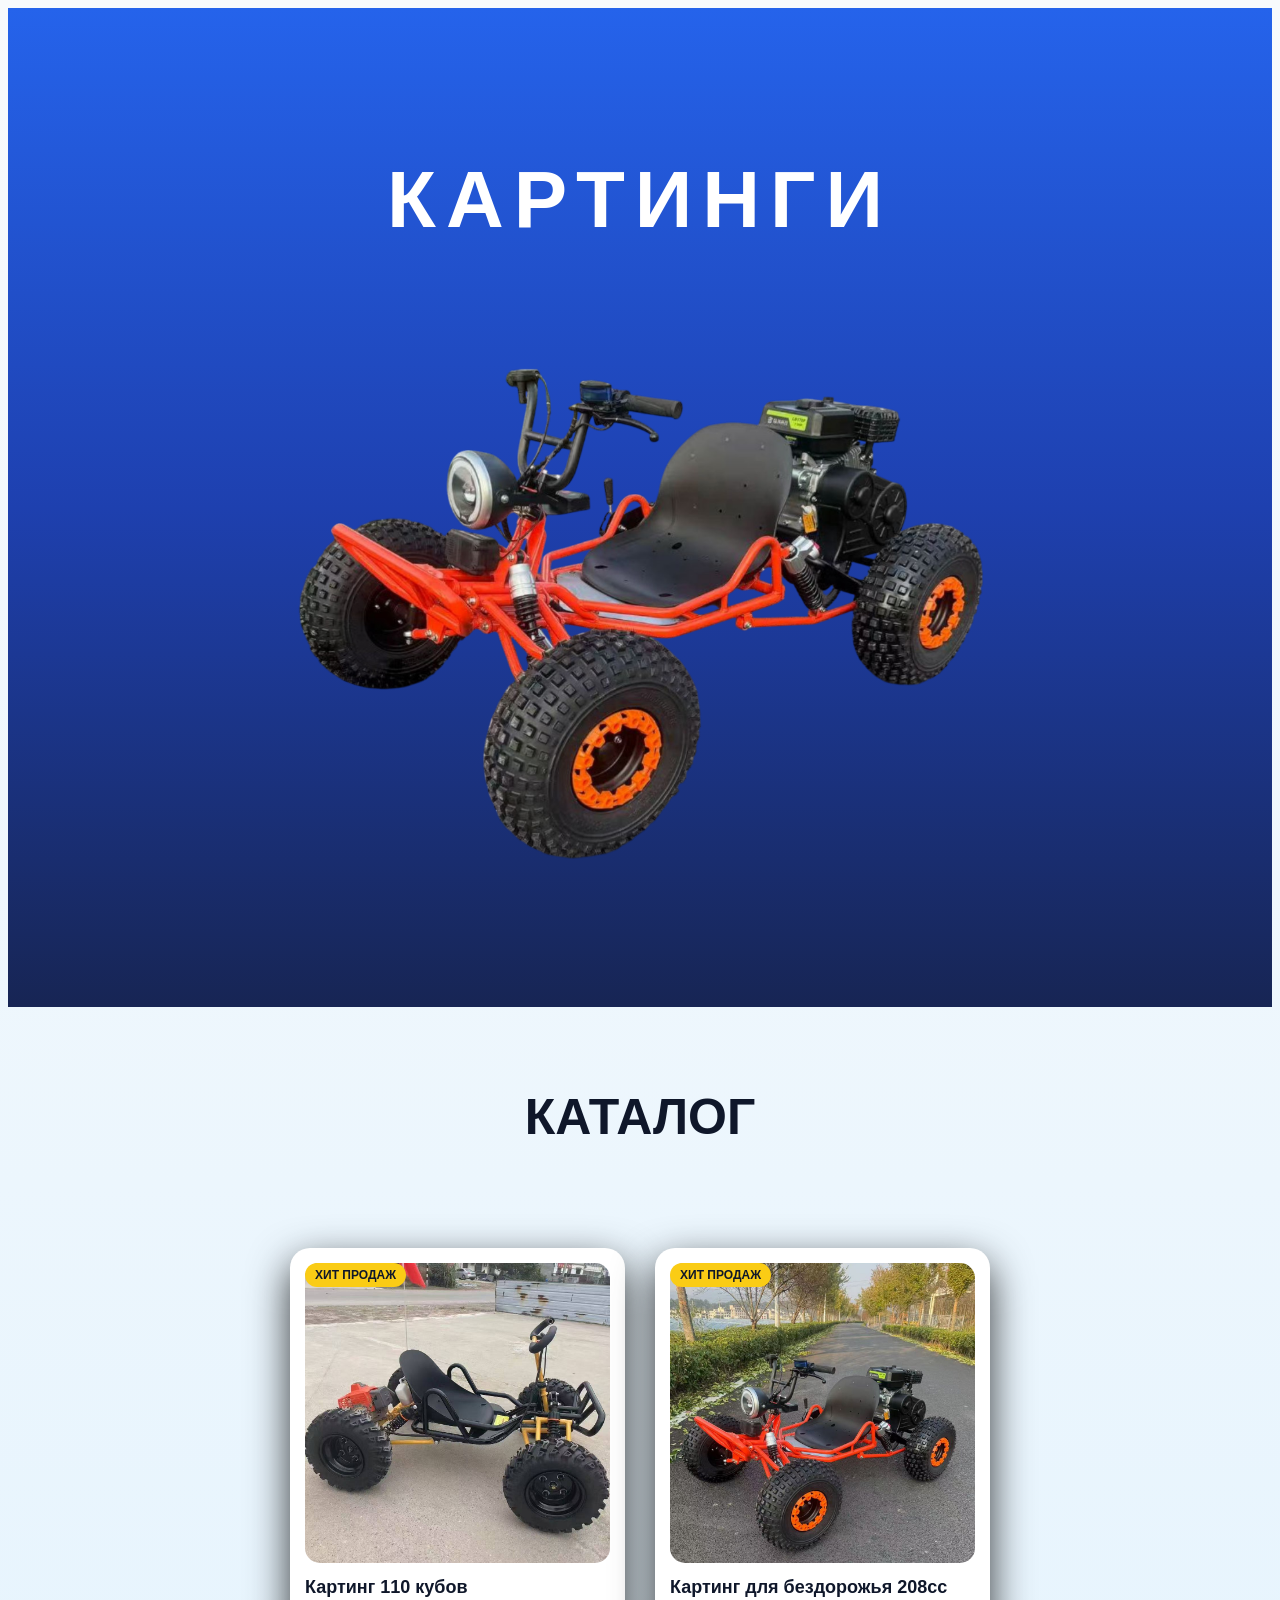
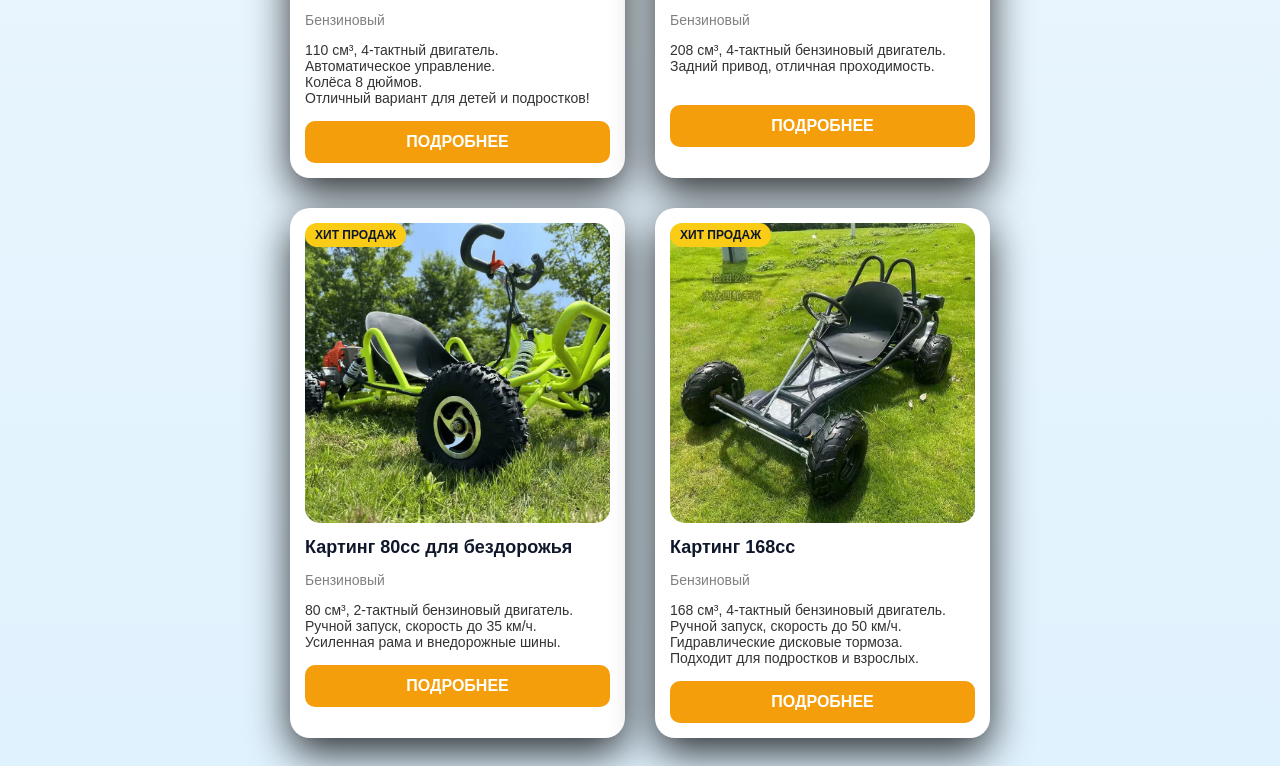
<file: catalog3.html>
<!DOCTYPE html>
<html lang="ru">

<head>
  <meta charset="UTF-8">
  <meta name="viewport" content="width=device-width, initial-scale=1.0">
  <title>Каталог картингов</title>

  <link rel="stylesheet" href="catalog.css">
</head>

<body>

  <!-- HERO -->
  <section class="catalog-hero">
    <h1>КАРТИНГИ</h1>
    <img src="images/carting.png" alt="">
  </section>

  <!-- TITLE -->
  <section class="catalog-title">
    <h2>КАТАЛОГ</h2>
  </section>

  <!-- КАРТОЧКИ -->
  <section class="catalog">

    <div class="catalog-grid">

      <!-- КАРТОЧКА 1-->
      <div class="product-card">
        <div class="badge">ХИТ ПРОДАЖ</div>
        <img src="images/karts/Ka-110.jpg" alt="Картинг 110 кубов">

        <h3>Картинг 110 кубов</h3>
        <p class="type">Бензиновый</p>

        <p class="desc">
          110 см³, 4-тактный двигатель.<br>
          Автоматическое управление.<br>
          Колёса 8 дюймов.<br>
          Отличный вариант для детей и подростков!
        </p>

        <a href="#" class="btn open-modal" data-id="p201"
          data-images="images/karts/Ka-110.jpg, images/karts/Ka-110-1.jpg, images/karts/Ka-110-2.jpg">
          ПОДРОБНЕЕ
        </a>
      </div>



      <!-- КАРТОЧКА 2-->
      <div class="product-card">
        <div class="badge">ХИТ ПРОДАЖ</div>
        <img src="images/karts/Ka-208cc-2.jpg" alt="Картинг по бездорожью 208сс">

        <h3>Картинг для бездорожья 208сс</h3>
        <p class="type">Бензиновый</p>

        <p class="desc">
          208 см³, 4-тактный бензиновый двигатель.<br>
          Задний привод, отличная проходимость.<br>
      <br>
        </p>
        <a href="#" class="btn open-modal" data-id="p202"
          data-images="images/karts/Ka-208cc-2.jpg, images/karts/Ka-208cc.jpg, images/karts/Ka-208cc-1.jpg">
          ПОДРОБНЕЕ
        </a>
      </div>

      <!-- КАРТОЧКА 3-->
      <div class="product-card">
        <div class="badge">ХИТ ПРОДАЖ</div>
        <img src="images/karts/Ka-80.png" alt="Картинг 80cc для бездорожья">

        <h3> Картинг 80cc для бездорожья</h3>
        <p class="type">Бензиновый</p>

        <p class="desc">
          80 см³, 2-тактный бензиновый двигатель.<br>
          Ручной запуск, скорость до 35 км/ч.<br>
          Усиленная рама и внедорожные шины.<br>
        </p>

        <a href="#" class="btn open-modal" data-id="p203"
          data-images="images/karts/Ka-80.png, images/karts/Ka-80-1.png">ПОДРОБНЕЕ</a>
      </div>
      <!-- КАРТОЧКА 4-->
      <div class="product-card">
        <div class="badge">ХИТ ПРОДАЖ</div>
        <img src="images/karts/Ka-168cc.jpg" alt="Картинг 168cc">

        <h3>Картинг 168cc</h3>
        <p class="type">Бензиновый</p>

        <p class="desc">
          168 см³, 4-тактный бензиновый двигатель.<br>
          Ручной запуск, скорость до 50 км/ч.<br>
          Гидравлические дисковые тормоза.<br>Подходит для подростков и взрослых.
        </p>

        <a href="#" class="btn open-modal" data-id="p204"
          data-images="images/karts/Ka-168cc.jpg, images/karts/Ka-168cc-1.jpg">
          ПОДРОБНЕЕ
        </a>
      </div>

    </div>

  </section>
  
  <div class=" modal" id="productModal">
    <div class="modal-content">


      <span class="close" id="closeModal">&times;</span>

      <div class="slider">
        <div class="slides" id="modalSlides"></div>

        <button class="slide-btn prev">‹</button>
        <button class="slide-btn next">›</button>
      </div>


      <h2 id="modalTitle"></h2>

      <!--<div class="price" id="modalPrice"></div>-->

      <div class="desc" id="modalDesc"></div>

      <div class="modal-actions">
        <a id="tgBtn" target="_blank" class="order-btn tg">Telegram</a>
        <a id="waBtn" target="_blank" class="order-btn wa">WhatsApp</a>
      </div>

    </div>
  </div>

  <div id="product-data" style="display:none">

    <!-- ТОВАР 1 -->
    <div id="p201" data-title="Картинг 110 кубов"
      data-img="images/karts/Ka-110.jpg, images/karts/Ka-110-1.jpg, images/karts/Ka-110-2.jpg">

      <div class="text-product">
        <p><b>Технические характеристики:</b></p>

        <p>1. Двигатель: 110 см³, 4-тактный, одноцилиндровый<br>

          2. Охлаждение: воздушное<br>

          3. Запуск: ручной / электростартер (в зависимости от версии)<br>

          4. Коробка передач: автоматическая<br>

          5. Привод: цепной<br>

          6. Колёса: 8 дюймов<br>

          7. Подвеска: усиленная, подходит для неровной дороги<br>

          8. Тормоза: дисковые / механические (в зависимости от версии)<br>

          9. Рама: прочная металлическая<br>

          10. Управление: простое и удобное даже для начинающих<br>

          11. Посадка: низкая и устойчивая<br>

          12. Назначение: для детей, подростков и активного отдыха<br>

          13. Максимальная скорость: безопасная для начинающего уровня<br>

          14. Особенности: компактный размер, лёгкий в перевозке и хранении</p>
      </div>
    </div>
    <!-- ТОВАР 2 -->
    <div id="p202" data-title="Картинг для бездорожья 208сс"
      data-img="images/karts/Ka-208cc-2.jpg, images/karts/Ka-208cc.jpg, images/karts/Ka-208cc-1.jpg">

      <div class="text-product">

        <p><b>Технические характеристики:</b></p>

        <p>1. Двигатель: 208 см³, 4-тактный, бензиновый<br>

          2. Мощность: 4.3 кВт<br>

          3. Максимальная скорость: до 35 км/ч<br>

          4. Запуск: ручной старт<br>

          5. Топливо: бензин<br>

          6. Привод: задний<br>

          7. Подвеска: независимая передняя<br>

          8. Тормоза: гидравлический дисковый тормоз<br>

          9. Колёса: 16×8-7<br>

          10. Рама: усиленная металлическая<br>

          11. Посадка: низкая, устойчивая и удобная<br>

          12. Управление: простое, подходит даже начинающим<br>

          13. Назначение: грунт, дача, площадка, бездорожье<br>

          14. Особенности: хорошая устойчивость и проходимость<br>
      </p>
      </div>
    </div>

    <!-- ТОВАР 3 -->
    <div id="p203" data-title="Картинг 80cc для бездорожья"
      data-img="images/karts/Ka-80.png, images/karts/Ka-80-1.png">

      <div class="text-product">
        <p><b>Технические характеристики:</b></p>

        <p>1. Двигатель: 80 см³, 2-тактный, бензиновый<br>

          2. Запуск: ручной стартер<br>

          3. Максимальная скорость: до 35 км/ч<br>

          4. Привод: задний<br>

          5. Рама: усиленная металлическая<br>

          6. Подвеска: передняя амортизационная<br>

          7. Тормоза: задний тормоз<br>

          8. Колёса: внедорожные, износостойкие<br>

          9. Сцепление: улучшенное, уверенный старт<br>

          10. Задний мост: утолщённый усиленный<br>

          11. Посадка: низкая и удобная для начинающих<br>

          12. Управление: простое, подходит детям и подросткам<br>

          13. Назначение: трава, грунт, дача, лёгкое бездорожье<br>

          14. Особенности: компактный, лёгкий и манёвренный<br>
          ⚖️ Вес: 45 кг<br>
👤 Нагрузка: до 100 кг</p>
      </div>
    </div>
    <!-- ТОВАР 4 -->
    <div id="p204" data-title="Картинг 168cc"
      data-img="images/karts/Ka-168cc.jpg, images/karts/Ka-168cc-1.jpg">

      <div class="text-product">

        <p><b>Технические характеристики:</b></p>

        <p>1. Двигатель: 168 см³, 4-тактный, одноцилиндровый<br>

          2. Охлаждение: воздушное<br>

          3. Запуск: ручной стартер<br>

          4. Коробка передач: вперёд / нейтраль / назад<br>

          5. Привод: цепной<br>

          6. Подвеска: задняя двойная гидравлическая<br>

          7. Тормоза: гидравлические дисковые (ножной тормоз)<br>

          8. Задний мост: усиленный<br>

          9. Максимальная скорость: до 50 км/ч<br>

          10. Рама: прочная металлическая, устойчивая конструкция<br>

          11. Посадка: удобная, подходит подросткам и взрослым<br>

          12. Управление: простое и понятное даже для начинающих<br>

          13. Назначение: покатушки, активный отдых, дача, площадка<br>

          14. Особенности: экономичный расход топлива и хорошая устойчивость</p>
      </div>
    </div>
  </div>
  <script src="catalog.js"></script>
</body>

</html>
</file>
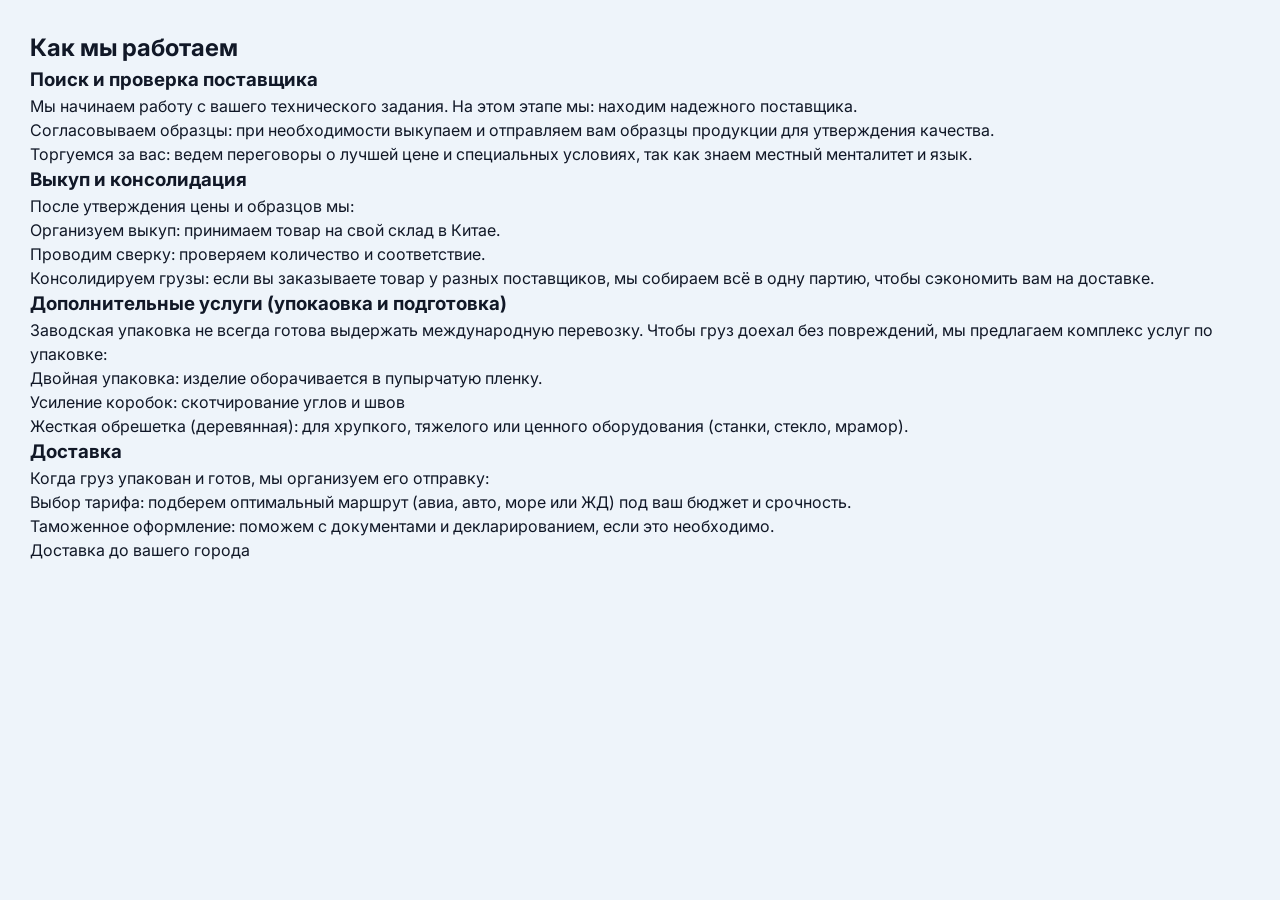
<file: how-we-work.html>
<!DOCTYPE html>
<html lang="ru">

<head>
  <meta charset="UTF-8">
  <meta name="viewport" content="width=device-width, initial-scale=1.0">
  <title>Aital Sourcing</title>
  <link rel="stylesheet" href="styles.css">
</head>

<body>

  <section class="process" style="padding:30px;">
    <h2 data-ru="Как мы работаем" data-en="How we work">Как мы работаем</h2>
    <div class="process-grid">

      <div class="process-card">
        <h3 data-ru="Поиск поставщиков" data-en="Supplier Sourcing">
          Поиск и проверка поставщика
        </h3>

        <p data-ru="Находим надежные фабрики и производителей" data-en="We find reliable manufacturers in China">
          Мы начинаем работу с вашего технического задания. На этом этапе мы:
          находим надежного поставщика.<br>

          Согласовываем образцы: при необходимости выкупаем и отправляем вам образцы продукции для утверждения качества.<br>

          Торгуемся за вас: ведем переговоры о лучшей цене и специальных условиях, так как знаем местный менталитет и язык.
        </p>
      </div>



      <div class="process-card">
        <h3 data-ru="" data-en="Supplier Sourcing">
          Выкуп и консолидация
        </h3>

        <p data-ru="Находим надежные фабрики и производителей" data-en="We find reliable manufacturers in China">
          После утверждения цены и образцов мы:<br>

          Организуем выкуп: принимаем товар на свой склад в Китае.<br>

          Проводим сверку: проверяем количество и соответствие.<br>

          Консолидируем грузы: если вы заказываете товар у разных поставщиков, мы собираем всё в одну партию, чтобы
          сэкономить вам на доставке.
        </p>
      </div>

      <div class="process-card">
        <h3 data-ru="" data-en="Supplier Sourcing">
          Дополнительные услуги (упокаовка и подготовка)
        </h3>

        <p data-ru="Находим надежные фабрики и производителей" data-en="We find reliable manufacturers in China">
          Заводская упаковка не всегда готова выдержать международную перевозку. Чтобы груз доехал без повреждений, мы
          предлагаем комплекс услуг по упаковке:<br>

          Двойная упаковка: изделие оборачивается в пупырчатую пленку.<br>

          Усиление коробок: скотчирование углов и швов<br>

          Жесткая обрешетка (деревянная): для хрупкого, тяжелого или ценного оборудования (станки, стекло, мрамор).
        </p>
      </div>


      <div class="process-card">
        <h3 data-ru="" data-en="Supplier Sourcing">
          Доставка
        </h3>

        <p data-ru="Находим надежные фабрики и производителей" data-en="We find reliable manufacturers in China">
          Когда груз упакован и готов, мы организуем его отправку:<br>
          Выбор тарифа: подберем оптимальный маршрут (авиа, авто, море или ЖД) под ваш бюджет и срочность.<br>

          Таможенное оформление: поможем с документами и декларированием, если это необходимо.<br>

          Доставка до вашего города

        </p>
      </div>
  </section>


    
  </body>
</file>
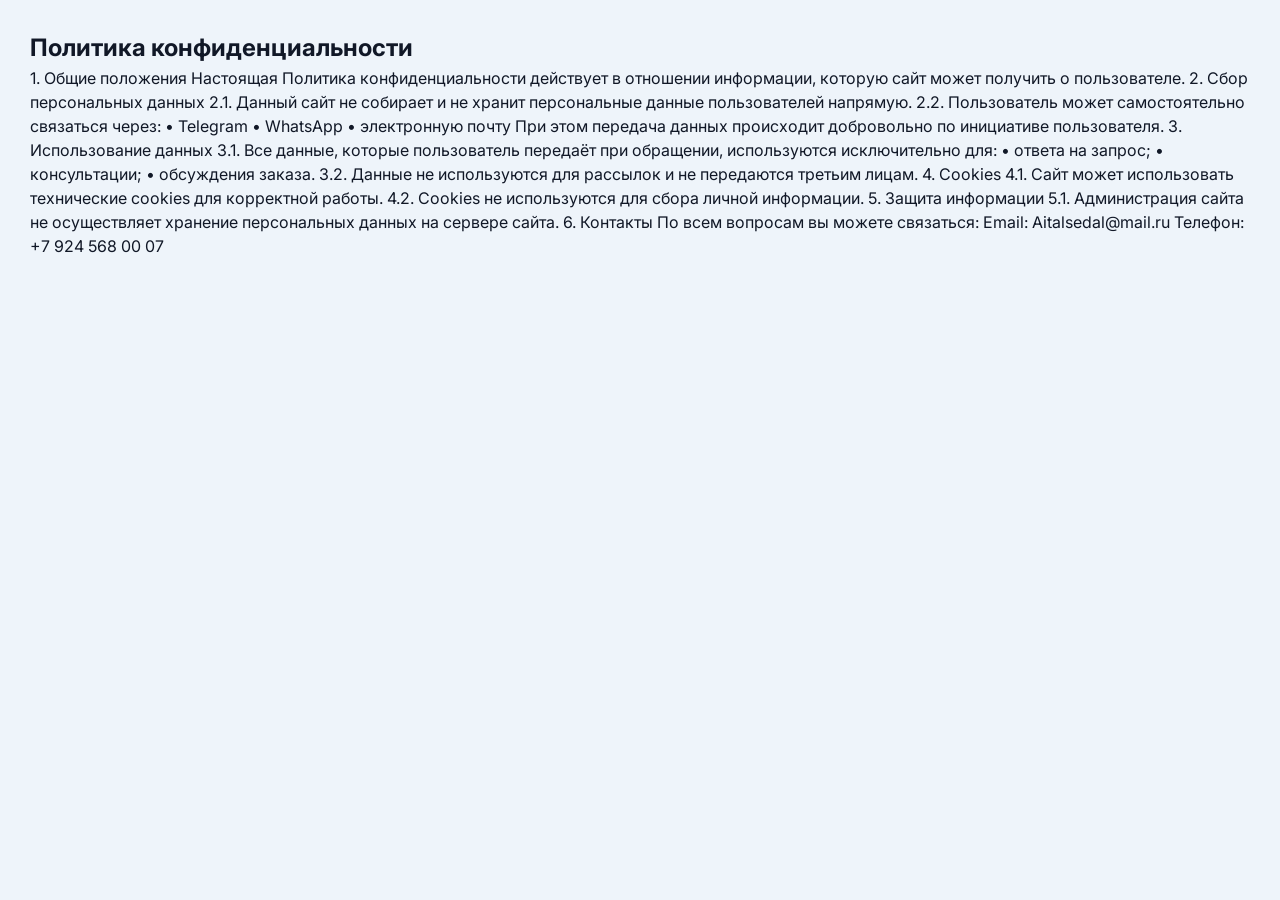
<file: politica.html>
<!DOCTYPE html>
<html lang="ru">

<head>
  <meta charset="UTF-8">
  <meta name="viewport" content="width=device-width, initial-scale=1.0">
  <title>Aital Sourcing</title>
  <link rel="stylesheet" href="styles.css">
</head>

<body>

  <section class="process" style="padding:30px;">
    <h2>Политика конфиденциальности</h2>

    <p>


1. Общие положения

Настоящая Политика конфиденциальности действует в отношении информации, которую сайт может получить о пользователе.

2. Сбор персональных данных

2.1. Данный сайт не собирает и не хранит персональные данные пользователей напрямую.

2.2. Пользователь может самостоятельно связаться через:
	•	Telegram
	•	WhatsApp
	•	электронную почту

При этом передача данных происходит добровольно по инициативе пользователя.

3. Использование данных

3.1. Все данные, которые пользователь передаёт при обращении, используются исключительно для:
	•	ответа на запрос;
	•	консультации;
	•	обсуждения заказа.

3.2. Данные не используются для рассылок и не передаются третьим лицам.

4. Cookies

4.1. Сайт может использовать технические cookies для корректной работы.
4.2. Cookies не используются для сбора личной информации.

5. Защита информации

5.1. Администрация сайта не осуществляет хранение персональных данных на сервере сайта.

6. Контакты

По всем вопросам вы можете связаться:

Email: Aitalsedal@mail.ru
Телефон: +7 924 568 00 07
    </p>


    
  </section>



  </body>
</file>
<file: styles.css>
@import url("https://fonts.googleapis.com/css2?family=Oswald:wght@200..700&display=swap");

@import url("https://fonts.googleapis.com/css2?family=Inter:ital,opsz,wght@0,14..32,100..900;1,14..32,100..900&family=Oswald:wght@200..700&display=swap");

* {
  margin: 0;
  padding: 0;
  box-sizing: border-box;
}

html {
  scroll-behavior: smooth;
}

body {
  font-family: Arial, sans-serif;
  background: #eef4fa;
  color: #111827;
  overflow-x: hidden;
  line-height: 1.5;
  font-family: "Inter", sans-serif;
}

img {
  max-width: 100%;
  display: block;
}

a {
  text-decoration: none;
}

.bio-left-title,
.services-title,
.catalog-title,
.team-section h2,
.catalog-left h2,
.footer-cta h2,
.footer-col h3 {
  font-family: "Bebas Neue", sans-serif;
  letter-spacing: 0.02em;
}

section {
  width: 100%;
}

.reveal {
  opacity: 0;
  transform: translateY(60px);
  transition: all 0.9s ease;
}

.reveal.active {
  opacity: 1;
  transform: translateY(0);
}

.hero {
  position: relative;
  min-height: 100vh;
  background: #edf3f8;
  overflow: hidden;
  display: flex;
  align-items: center;
  padding: 80px 6%;
}

.hero-container {
  max-width: 1400px;
  width: 100%;
  margin: 0 auto;
  display: grid;
  grid-template-columns: 1.1fr 0.9fr;
  align-items: center;
  gap: 60px;
  position: relative;
  z-index: 2;
}

/* LEFT */
.hero-left {
  max-width: 700px;
}

.hero-label {
  display: inline-block;
  font-size: 14px;
  font-weight: 700;
  letter-spacing: 2px;
  text-transform: uppercase;
  color: #0d1b3f;
  background: rgba(255, 255, 255, 0.6);
  border: 1px solid rgba(13, 27, 63, 0.08);
  padding: 10px 18px;
  border-radius: 999px;
  margin-bottom: 24px;
  backdrop-filter: blur(12px);
}

.hero-title {
  font-size: clamp(58px, 9vw, 130px);
  line-height: 0.95;
  font-weight: 900;
  letter-spacing: -3px;
  color: #071631;
  margin-bottom: 24px;
  text-transform: uppercase;
}

.hero-subtitle {
  font-size: clamp(18px, 2vw, 24px);
  line-height: 1.7;
  color: #3f4c63;
  max-width: 640px;
  margin-bottom: 38px;
}

/* BUTTONS */
.hero-buttons {
  display: flex;
  flex-wrap: wrap;
  gap: 18px;
}

.hero-btn {
  padding: 18px 34px;
  border-radius: 999px;
  font-size: 18px;
  font-weight: 800;
  text-decoration: none;
  transition: all 0.35s ease;
  box-shadow: 0 14px 40px rgba(0, 0, 0, 0.08);
}

.hero-btn.primary {
  background: linear-gradient(135deg, #03121f, #0f8be7);
  color: #fff;
}

.hero-btn.secondary {
  background: #ffffff;
  color: #071631;
  border: 1px solid rgba(7, 22, 49, 0.08);
}

.hero-btn:hover {
  transform: translateY(-6px) scale(1.02);
  box-shadow: 0 22px 50px rgba(0, 0, 0, 0.14);
}

/* RIGHT */
.hero-right {
  display: flex;
  justify-content: center;
  position: relative;
}

.hero-photo-card {
  position: relative;
  width: 100%;
  max-width: 520px;
  border-radius: 40px;
  overflow: hidden;
  background: rgba(255, 255, 255, 0.35);
  backdrop-filter: blur(16px);
  border: 1px solid rgba(255, 255, 255, 0.45);
  box-shadow:
    0 30px 80px rgba(20, 40, 90, 0.18),
    0 0 80px rgba(38, 123, 255, 0.12);
  transform: rotate(-2deg);
  transition: all 0.5s ease;
}

.hero-photo-card:hover {
  transform: rotate(0deg) scale(1.02);
}

.hero-photo-card img {
  width: 100%;
  height: 760px;
  object-fit: cover;
  display: block;
}

.hero-photo-overlay {
  position: absolute;
  inset: 0;
  background: linear-gradient(to top, rgba(5, 15, 35, 0.18), transparent 45%);
  pointer-events: none;
}

/* GLOW */
.hero-bg-glow {
  position: absolute;
  border-radius: 50%;
  filter: blur(90px);
  opacity: 0.35;
  z-index: 1;
}

.hero-glow-1 {
  width: 320px;
  height: 320px;
  background: #1b8fff;
  top: 10%;
  left: -60px;
}

.hero-glow-2 {
  width: 420px;
  height: 420px;
  background: #0d2a8c;
  bottom: 0;
  right: -80px;
}

.team-section {
  padding: 110px 6% 90px;
  background: #edf4fb;
  text-align: center;
}

.team-section h2 {
  font-size: clamp(34px, 5vw, 70px);
  font-weight: 900;
  color: #0d1b3d;
  margin-bottom: 18px;
  text-transform: uppercase;
}

.team-subtitle {
  max-width: 860px;
  margin: 24px auto 18px;
  font-size: 22px;
  color: #4a5568;
  line-height: 1.8;
}

.team-gallery {
  position: relative;
  max-width: 1100px;
  margin: 55px auto 30px;
  height: 420px;
  display: flex;
  align-items: center;
  justify-content: center;
  perspective: 1200px;
}

.team-gallery img {
  position: absolute;
  width: 650px;
  height: 380px;
  object-fit: cover;
  border-radius: 32px;
  box-shadow: 0 24px 70px rgba(0, 0, 0, 0.12);
  transition: all 0.7s ease;
  opacity: 0;
  transform: scale(0.8);
  background: white;
}

.team-gallery img.active {
  opacity: 1;
  transform: translateX(0) scale(1);
  z-index: 3;
  filter: blur(0);
}

.team-gallery img.left {
  opacity: 0.55;
  transform: translateX(-260px) scale(0.82);
  z-index: 2;
  filter: blur(3px);
}

.team-gallery img.right {
  opacity: 0.55;
  transform: translateX(260px) scale(0.82);
  z-index: 2;
  filter: blur(3px);
}

.team-gallery img.hidden {
  opacity: 0;
  transform: scale(0.7);
  z-index: 1;
}

.arrow {
  position: absolute;
  top: 50%;
  transform: translateY(-50%);
  width: 58px;
  height: 58px;
  border-radius: 50%;
  border: 1px solid rgba(20, 35, 70, 0.18);
  background: rgba(255, 255, 255, 0.8);
  font-size: 34px;
  cursor: pointer;
  z-index: 5;
  transition: 0.3s ease;
  backdrop-filter: blur(14px);
}

.arrow:hover {
  transform: translateY(-50%) scale(1.08);
  box-shadow: 0 12px 30px rgba(0, 0, 0, 0.12);
}

.teamphoto1 {
  width: 500px !important;
  height: 400px !important;
}

.prev {
  left: -10px;
}

.next {
  right: -10px;
}

.team-text {
  max-width: 920px;
  margin: 0 auto 25px;
}

.team-badges {
  display: flex;
  flex-wrap: wrap;
  justify-content: center;
  gap: 14px;
  margin-top: 24px;
}

.team-badges span {
  padding: 14px 22px;
  border-radius: 999px;
  background: rgba(255, 255, 255, 0.8);
  color: #1c2b44;
  font-weight: 700;
  font-size: 15px;
  box-shadow: 0 10px 25px rgba(0, 0, 0, 0.06);
  backdrop-filter: blur(14px);
}

.team-text p,
.team-badges span {
  transition: all 0.35s ease;
}

.team-badges {
  display: flex;
  justify-content: center;
  flex-wrap: wrap;
  gap: 14px;
  margin-top: 24px;
  min-height: 58px;
}

.team-badges span {
  background: rgba(255, 255, 255, 0.8);
  backdrop-filter: blur(12px);
  padding: 12px 20px;
  border-radius: 999px;
  font-size: 15px;
  font-weight: 700;
  color: #0f172a;
  box-shadow: 0 8px 20px rgba(0, 0, 0, 0.06);
  animation: fadeBadge 0.4s ease;
}

@keyframes fadeBadge {
  from {
    opacity: 0;
    transform: translateY(12px) scale(0.95);
  }

  to {
    opacity: 1;
    transform: translateY(0) scale(1);
  }
}

.bio-section {
  position: relative;

  padding: 120px 70px 110px;
  overflow: hidden;
}

/* мягкий фон */
.bio-section::before {
  content: "";
  position: absolute;
  inset: 0;
  background:
    radial-gradient(circle at 20% 30%,
      rgba(255, 255, 255, 0.35),
      transparent 30%),
    radial-gradient(circle at 80% 70%, rgba(21, 11, 107, 0.05), transparent 28%);
  pointer-events: none;
}

/* =========================
   ЛЕВЫЙ ЗАГОЛОВОК
========================= */
.bio-left-title {
  position: absolute;
  left: 30px;
  top: 60px;

  font-family: "Oswald", sans-serif;
  font-size: clamp(54px, 7vw, 82px);
  font-weight: 700;
  line-height: 0.95;
  color: #0f172a;
  letter-spacing: 1px;
  z-index: 2;
}

/* =========================
   НИЖНИЙ ЛОГО
========================= */
.bio-logo {
  position: absolute;
  left: 35px;
  bottom: 35px;

  font-family: "Oswald", sans-serif;
  font-size: clamp(34px, 4vw, 48px);
  font-weight: 700;
  color: #000;
  z-index: 2;
}

/* =========================
   ОСНОВА
========================= */
.bio-content {
  position: relative;
  z-index: 2;

  max-width: 1280px;
  margin: 0 auto;

  display: grid;
  grid-template-columns: 280px 1fr 420px;
  gap: 55px;
  align-items: start;

  padding-top: 80px;
}

/* =========================
   ФОТО
========================= */
.bio-photo-wrap {
  position: relative;
  display: flex;
  justify-content: center;
  align-items: center;
  margin-top: 80px;
}

.bio-photo-wrap::before {
  content: "";
  position: absolute;
  width: 300px;
  height: 360px;
  border-radius: 30px;
  background: linear-gradient(145deg,
      rgba(255, 255, 255, 0.8),
      rgba(247, 181, 0, 0.08),
      rgba(255, 255, 255, 0.45));
  filter: blur(20px);
  z-index: -1;
}

.bio-photo {
  width: 270px;
  height: 340px;
  object-fit: cover;
  border-radius: 26px;
  transform: rotate(3deg);

  background: white;
  padding: 10px;

  box-shadow:
    0 28px 70px rgba(0, 0, 0, 0.1),
    0 12px 28px rgba(0, 0, 0, 0.07),
    inset 0 1px 0 rgba(255, 255, 255, 0.9);

  transition: all 0.45s ease;
}

.bio-photo:hover {
  transform: rotate(0deg) scale(1.035);
  box-shadow:
    0 35px 90px rgba(0, 0, 0, 0.14),
    0 18px 38px rgba(247, 181, 0, 0.1);
}

/* =========================
   ЦЕНТРАЛЬНЫЙ ТЕКСТ
========================= */
.bio-main-text {
  margin-top: 80px;
  max-width: 520px;
}

.bio-main-text p {
  font-family: "Oswald", sans-serif;
  font-size: clamp(26px, 2.1vw, 34px);
  line-height: 1.02;
  font-weight: 500;
  color: #0d0d0d;
  margin-bottom: 34px;
  text-transform: uppercase;
  letter-spacing: 0.2px;
}

.bio-main-text .accent {
  color: #f7b500;
}

/* =========================
   ПРАВЫЙ ТЕКСТ
========================= */
.bio-side-text {
  margin-top: 95px;
  max-width: 420px;
}

.bio-side-text p {
  font-family: "Inter", sans-serif;
  font-size: clamp(17px, 1.2vw, 20px);
  line-height: 1.45;
  font-weight: 500;
  color: #111;
  margin-bottom: 28px;
}

/* =========================
   КНОПКА
========================= */
.bio-btn {
  display: inline-flex;
  align-items: center;
  justify-content: center;

  margin-top: 25px;
  width: 100%;
  max-width: 380px;
  min-height: 90px;

  background: linear-gradient(135deg, #08131f, #2f7fce);
  box-shadow:
    0 14px 35px rgba(0, 0, 0, 0.2),
    0 8px 18px rgba(47, 127, 206, 0.15);
  transition: 0.35s ease;

  color: #fff;
  text-decoration: none;

  font-family: "Oswald", sans-serif;
  font-size: clamp(30px, 3vw, 48px);
  font-weight: 600;
  letter-spacing: 1px;

  border-radius: 20px;
  position: relative;
  overflow: hidden;
}

/* блеск */
.bio-btn::before {
  content: "";
  position: absolute;
  top: 0;
  left: -120%;
  width: 120%;
  height: 100%;
  background: linear-gradient(120deg,
      transparent,
      rgba(255, 255, 255, 0.35),
      transparent);
  transition: 0.8s ease;
}

.bio-btn:hover {
  transform: translateY(-4px) scale(1.02);
  background: linear-gradient(135deg, #0b1723, #4da3ff);
  box-shadow:
    0 18px 42px rgba(0, 0, 0, 0.26),
    0 12px 30px rgba(77, 163, 255, 0.22);
}

.bio-btn:hover::before {
  left: 130%;
}

.bio-btn:active {
  transform: scale(0.98);
}

/* =========================
   REVEAL ANIMATION
========================= */
.reveal {
  opacity: 0;
  transform: translateY(40px);
  transition: all 0.9s ease;
}

.reveal.active {
  opacity: 1;
  transform: translateY(0);
}

.services {
  padding: 110px 6%;
  background: #edf4fb;
}

.container {
  max-width: 1320px;
  margin: 0 auto;
}

.services-title {
  text-align: center;
  font-size: clamp(38px, 5vw, 74px);
  font-weight: 900;
  text-transform: uppercase;
  color: #0d1b3d;
  margin-bottom: 55px;
}

.services-grid {
  display: grid;
  grid-template-columns: repeat(3, 1fr);
  gap: 28px;
}

.card {
  background: rgba(255, 255, 255, 0.72);
  border-radius: 30px;
  padding: 42px 28px;
  text-align: center;
  box-shadow: 0 18px 50px rgba(0, 0, 0, 0.07);
  backdrop-filter: blur(14px);
  transition: 0.35s ease;
  min-height: 290px;
}

.card:hover {
  transform: translateY(-10px) scale(1.02);
  box-shadow: 0 28px 65px rgba(0, 0, 0, 0.12);
}

.icon {
  font-size: 34px;
  margin-bottom: 18px;
  filter: drop-shadow(0 0 14px rgba(74, 144, 226, 0.35));
}

.card h3 {
  font-size: 28px;
  font-weight: 900;
  color: #0d1b3d;
  margin-bottom: 18px;
}

.card p {
  font-size: 18px;
  color: #4b5563;
  line-height: 1.75;
}

.services-btn {
  text-align: center;
  margin-top: 48px;
}

.btn-wow {
  display: inline-flex;
  align-items: center;
  justify-content: center;
  padding: 22px 54px;
  border-radius: 999px;
  font-size: 20px;
  font-weight: 900;
  text-transform: uppercase;
  color: white;
  background: linear-gradient(135deg, #5a6475 0%, #3b82f6 100%);
  box-shadow: 0 20px 55px rgba(42, 93, 180, 0.24);
  transition: 0.35s ease;
}

.btn-wow:hover {
  transform: translateY(-4px) scale(1.04);
}

.catalog-title {
  text-align: center;
  font-size: clamp(38px, 5vw, 70px);
  font-weight: 900;
  text-transform: uppercase;
  color: #0d1b3d;
  margin-bottom: 10px;
  margin-top: 40px;
}

.catalog-subtitle {
  text-align: center;
  max-width: 900px;
  margin: 0 auto 30px;
  font-size: 22px;
  color: #4b5563;
  line-height: 1.8;
}

.catalog-block {
  background: linear-gradient(180deg, #ffffff, #f1f5f9);
  padding: 70px 60px;
  border-radius: 30px;
  max-width: 1100px;
  margin: 80px auto;
  position: relative;
}

.catalog-top {
  position: absolute;
  text-align: center;
  top: -200px;
  left: 50%;
  transform: translateX(-50%);
}

.catalog-top img {
  width: 400px;

  transform: rotate(-8deg);
}

.catalog-grid {
  display: grid;
  grid-template-columns: 1fr 1fr 2fr;
  gap: 20px;
  margin-top: 80px;
  align-items: center;
}

.catalog-left h2 {
  color: #0f172a;
  font-size: 30px;
  margin-bottom: 15px;
}

.catalog-center img {
  width: 80%;
  border-radius: 15px;
  transform: rotate(-8deg);
  transition: 0.3s ease;
}

.catalog-center img:hover {
  transform: rotate(-4deg) scale(1.03);
}

.catalog-right p {
  color: #1e293b;
  font-weight: 700;
  margin-bottom: 15px;
  line-height: 1.5;
}

.catalog-actions {
  display: flex;
  align-items: center;
  gap: 16px;
}

.catalog-btn {
  background: linear-gradient(135deg, #2563eb, #06b6d4);
  color: white;
  min-width: 180px;
  height: 56px;
  border-radius: 16px;
  font-weight: 800;
  text-decoration: none;
  font-size: 18px;
  box-shadow: 0 10px 30px rgba(37, 99, 235, 0.3);
  transition: 0.3s;
  display: inline-flex;
  align-items: center;
  justify-content: center;
  padding: 0 28px;
}

.catalog-btn:hover {
  transform: scale(1.05);
  box-shadow: 0 20px 50px rgba(37, 99, 235, 0.5);
}

/* =======================
   DESKTOP / MOBILE SWITCH
======================= */
.catalog-desktop {
  display: block;
}

.catalog-mobile {
  display: none;
}

/* =======================
   TABLET
======================= */


@media (max-width: 900px) {
  .catalog-block {
    padding: 60px 30px;
  }

  .catalog-grid {
    grid-template-columns: 1fr 1fr 1.4fr;
    gap: 20px;
  }

  .catalog-left h2 {
    font-size: 26px;
  }

  .catalog-center img {
    width: 100%;
    max-width: 220px;
  }

  .catalog-right p {
    font-size: 17px;
  }

  .catalog-btn {
    min-width: 160px;
    height: 50px;
    font-size: 16px;
  }
}


@media (max-width: 700px) {
  .catalog-top {
    top: -150px;
  }

  .catalog-top img {
    width: 300px;
    transform: rotate(-8deg);
  }

}


/* =======================
   MOBILE
======================= */
@media (max-width: 600px) {
  .catalog-desktop {
    display: none;
  }

  .catalog-mobile {
    display: flex;
    flex-direction: column;
    gap: 40px;
    margin-top: 50px;
  }

  .catalog-block {
    padding: 20px 20px;
  }

  .catalog-title {
    font-size: 34px;
    margin-top: 10px;
  }

  .catalog-subtitle {
    font-size: 16px;
    line-height: 1.6;
    margin-bottom: 24px;
  }

  .catalog-top {
    top: -180px;
  }

  .catalog-top img {
    width: 300px;
    transform: rotate(-8deg);
  }


  .catalog-mobile-card {
    display: grid;
    grid-template-columns: 1fr 1fr;
    gap: 18px;
    align-items: center;
  }

  .catalog-mobile-left {
    display: flex;
    flex-direction: column;
    align-items: center;
    gap: 14px;
    text-align: center;
  }

  .catalog-mobile-left h2 {
    font-size: 24px;
    margin: 0;
    color: #0f172a;
  }

  .catalog-mobile-left img {
    width: 150px;
    max-width: 100%;
    border-radius: 18px;
    transform: rotate(-3deg);
    display: block;
  }

  .catalog-mobile-right {
    display: flex;
    flex-direction: column;
    align-items: flex-start;
    gap: 14px;
  }

  .catalog-mobile-right p {
    font-size: 16px;
    line-height: 1.5;
    text-align: left;
    margin: 0;
    color: #1e293b;
    font-weight: 700;
  }

  .catalog-actions {
    width: 100%;
    display: flex;
    justify-content: flex-start;
  }

  .catalog-btn {
    min-width: 135px;
    height: 44px;
    font-size: 15px;
    border-radius: 14px;
    padding: 0 22px;
  }
}


@media (max-width: 580px) {
  .catalog-top {
    top: -165px;
  }
 .catalog-title {
    font-size: 30px;
    margin-top: 10px;
  }

  .catalog-subtitle {
    margin-bottom: 1px;
  }
  .catalog-top img {
    width: 300px;
    transform: rotate(-8deg);
  }
    .catalog-mobile {
      
        margin-top: 20px;
}


  .catalog-mobile-left h2 {
    font-size: 18px;
  }

  .catalog-mobile-right p {
    font-size: 14px;
}

  .catalog-mobile-left img {
    width: 140px;
  }
}


@media (max-width: 500px) {
  .catalog-top {
    top: -150px;
  }

  .catalog-top img {
    width: 300px;
    transform: rotate(-8deg);
  }

}


@media (max-width: 460px) {
  .catalog-top {
    top: -130px;
  }
 .catalog-title {
    font-size: 26px;
    margin-top: 10px;
  }
  .catalog-top img {
    width: 300px;
    transform: rotate(-8deg);
  }
.catalog-mobile-left img {
    width: 130px;
  }
}

@media (max-width: 430px) {
  .catalog-top {
    top: -120px;
  }

  .catalog-top img {
    width: 300px;
    transform: rotate(-8deg);
  }

}


@media (max-width: 380px) {
  .catalog-top {
    top: -110px;
  }

  .catalog-top img {
    width: 300px;
    transform: rotate(-8deg);
  }

}
@media (max-width: 360px) {
  .catalog-top {
    top: -100px;
  }

  .catalog-top img {
    width: 300px;
    transform: rotate(-8deg);
  }

}
.footer {
  position: relative;
  overflow: hidden;
  background: linear-gradient(135deg, #5d8df7 0%, #62baf1 100%);
  padding: 50px 40px 35px;
  border-radius: 40px 40px 0 0;
  margin-top: 100px;
  color: #fff;
  isolation: isolate;
}

.footer::before {
  content: "";
  position: absolute;
  inset: 0;
  background:
    radial-gradient(circle at 18% 25%,
      rgba(255, 255, 255, 0.16),
      transparent 25%),
    radial-gradient(circle at 80% 20%,
      rgba(255, 255, 255, 0.1),
      transparent 28%),
    radial-gradient(circle at 60% 90%,
      rgba(255, 255, 255, 0.08),
      transparent 35%);
  pointer-events: none;
  z-index: 0;
}

/* ================= ВЕРХ ================= */
.footer-top {
  position: relative;
  z-index: 2;
  max-width: 1280px;
  margin: 0 auto 40px;

  display: grid;
  grid-template-columns: 1fr 420px;
  align-items: center;
  gap: 40px;
}

.footer-cta h2 {
  font-family: "Bebas Neue", sans-serif;
  font-size: 50px;
  line-height: 0.95;
  margin-bottom: 22px;
  color: #fff;
  letter-spacing: 1px;
  max-width: 650px;
}

.footer-cta p {
  font-family: "Inter", sans-serif;
  font-size: 21px;
  line-height: 1.7;
  color: rgba(255, 255, 255, 0.96);
  max-width: 620px;
  margin-bottom: 28px;
}

.footer-social {
  display: flex;
  align-items: center;
  gap: 16px;
  margin-top: 14px;
}

.social-btn {
  width: 68px;
  height: 68px;
  border-radius: 50%;
  display: inline-flex;
  align-items: center;
  justify-content: center;
  text-decoration: none;
  position: relative;
  overflow: hidden;
  transition: all 0.3s ease;
  box-shadow: 0 14px 34px rgba(0, 0, 0, 0.18);
}

.social-btn::before {
  content: "";
  position: absolute;
  inset: 0;
  background: linear-gradient(120deg,
      transparent,
      rgba(255, 255, 255, 0.25),
      transparent);
  transform: translateX(-120%);
  transition: transform 0.7s ease;
}

.social-btn:hover::before {
  transform: translateX(120%);
}

.social-btn:hover {
  transform: translateY(-6px) scale(1.05);
  box-shadow: 0 20px 40px rgba(0, 0, 0, 0.22);
}

.social-btn.tg {
  background: linear-gradient(135deg, #35a8ff, #1e6dff);
}

.social-btn.wa {
  background: linear-gradient(135deg, #47d764, #25d366);
}

/* ================= ФОТО ================= */
.footer-image {
  position: absolute;
  max-width: 500px;
  top: 500px;
  right: 10px;
  z-index: 5;
}

.footer-image img {
  width: 100%;
  object-fit: contain;
  filter: drop-shadow(0 18px 28px rgba(0, 0, 0, 0.18));
}

/* ================= НИЗ СЛЕВА ================= */
.footer-bottom-grid {
  position: relative;
  z-index: 20;
  max-width: 1280px;
  margin: 0 auto;
  padding-top: 5px;

  display: grid;
  grid-template-columns: 260px 260px;
  gap: 50px;
  justify-content: start;
  text-align: left;
}

.footer-col h3 {
  font-family: "Bebas Neue", sans-serif;
  font-size: 20px;
  line-height: 1;
  margin-bottom: 1px;
  color: #fff;
  letter-spacing: 1px;
}

.footer-col p,
.footer-col a {
  font-family: "Inter", sans-serif;
  font-size: 14px;
  line-height: 1.75;
  color: rgba(255, 255, 255, 0.95);
  text-decoration: none;
  display: block;
  margin-bottom: 1px;
  transition: all 0.25s ease;
}

.footer-col a:hover {
  color: #fff;
  transform: translateX(4px);
}

/* ================= FOOTER ADAPTIVE ================= */
@media (max-width: 1100px) {
  .footer {
    padding: 40px 40px 5px;
  }

  .footer-top {
    grid-template-columns: 1fr 320px;
    gap: 30px;
  }

  .footer-cta h2 {
    font-size: 46px;
  }

  .footer-cta p {
    font-size: 20px;
  }

  .footer-image img {
    max-width: 600px;
  }

  .footer-bottom-grid {
    grid-template-columns: 220px 220px;
    gap: 1px;
  }
}




@media (max-width: 870px) {

  .footer-image {
    position: absolute;
    max-width: 400px;
    top: 500px;
    right: 0px;
    z-index: 5;
  }

  .footer-top {
    grid-template-columns: 1fr 150px;
  }

  .footer-cta h2 {
    margin-bottom: 10px;

  }

  .footer-cta p {
    margin-bottom: 5px;
  }

  footer-cta h2 {
    font-size: 30px;
  }
}



@media (max-width: 700px) {
  .footer-image {
    position: relative !important;
    bottom: 0px;
    top: 170px !important;
    right: 100px;
    width: 300px !important;
    margin: 20px auto 0 !important;
    transform: none !important;
    display: block !important;
    z-index: 2;
  }

  .footer-image img {
    width: 100%;
    display: block;
    object-fit: contain;
  }

  .footer-top {
    margin: 0;
  }
}



@media (max-width: 635px) {
  .footer {
    padding: 20px 40px 5px;
  }
  .footer-image {
    position: relative !important;
    bottom: 0px;
    top: 180px !important;
  }

  .footer-cta h2 {
    margin-bottom: 10px;
    font-size: 30px;
  }

  .footer-cta p {
    margin-bottom: 5px;
    font-size: 14px;
  }
}

@media (max-width: 564px) {
  .footer {
    padding: 20px 40px 5px;
  }
 .footer-image {
    position: relative !important;
    bottom: 0px;
    top: 170px !important;
    right: 230px;
 }

  .footer-image img {
    width: 100%;
    display: block;
    object-fit: contain;


  }

 .footer-top {
    grid-template-columns: 1fr 10px;
  }

  .footer-cta h2 {
    margin-bottom: 10px;
    font-size: 26px;

  }

  .footer-cta p {
    margin-bottom: 5px;

  }

  .footer-bottom-grid {
    grid-template-columns: 100px 100px;
    gap: 20px;
    justify-content: start;
    text-align: left;

  }

  .footer-col h3 {
    font-size: 12px;
  }

  .footer-col a {
    font-size: 10px;
  }


}






/* ================= HERO ADAPTIVE ================= */

/* Планшеты */
@media (max-width: 1024px) {
  .hero {
    padding: 80px 30px 60px;
    min-height: auto;
  }

  .hero-container {
    display: flex;
    flex-direction: column;
    align-items: center;
    gap: 50px;
    text-align: center;
  }

  .hero-left {
    max-width: 760px;
    order: 2;
  }

  .hero-right {
    order: 1;
  }

  .hero-title {
    font-size: 88px;
    line-height: 0.95;
  }

  .hero-subtitle {
    font-size: 22px;
    line-height: 1.6;
    max-width: 720px;
    margin: 0 auto;
  }

  .hero-buttons {
    justify-content: center;
    flex-wrap: wrap;
    gap: 16px;
    margin-top: 28px;
  }

  .hero-btn {
    min-width: 220px;
    height: 68px;
    font-size: 24px;
  }

  .hero-photo-card {
    max-width: 460px;
    width: 100%;
  }

  .hero-photo-card img {
    width: 100%;
    height: auto;
    object-fit: cover;
  }
}

/* Телефоны */
@media (max-width: 768px) {
  .hero {
    padding: 55px 20px 40px;
    border-radius: 0 0 28px 28px;
    overflow: hidden;
  }

  .hero-container {
    gap: 34px;
  }

  .hero-label {
    font-size: 13px;
    letter-spacing: 1px;
    margin-bottom: 16px;
  }

  .hero-title {
    font-size: 56px;
    line-height: 0.95;
    letter-spacing: -1px;
    margin-bottom: 18px;
  }

  .hero-subtitle {
    font-size: 17px;
    line-height: 1.65;
    max-width: 100%;
    padding: 0 4px;
  }

  .hero-buttons {
    justify-content: center;
    flex-wrap: wrap;
    gap: 16px;
    margin-top: 28px;
  }

  .hero-btn {
    min-width: 220px;
    height: 68px;
    font-size: 24px;
  }

  .hero-right {
    width: 100%;
    display: flex;
    justify-content: center;
  }

  .hero-photo-card {
    width: 100%;
    max-width: 310px;
    border-radius: 28px;
  }

  .hero-photo-card img {
    width: 100%;
    border-radius: 28px;
  }

  .hero-bg-glow {
    filter: blur(90px);
    opacity: 0.45;
  }

  .hero-glow-1 {
    width: 220px;
    height: 220px;
    top: 0;
    left: -50px;
  }

  .hero-glow-2 {
    width: 240px;
    height: 240px;
    bottom: -40px;
    right: -50px;
  }
}

/* Очень маленькие телефоны */
@media (max-width: 480px) {
  .hero {
    padding: 42px 16px 34px;
  }

  .hero-title {
    font-size: 46px;
  }

  .hero-subtitle {
    font-size: 15.5px;
    line-height: 1.7;
  }

  .hero-label {
    font-size: 12px;
  }

  .hero-btn {
    height: 54px;
    font-size: 18px;
    border-radius: 16px;
  }

  .hero-photo-card {
    max-width: 270px;
  }
}

/* ================= TEAM ADAPTIVE ================= */

/* Планшеты */
@media (max-width: 1024px) {
  .team-section {
    padding: 80px 30px;
    overflow: hidden;
  }

  .team-section h2 {
    font-size: 54px;
    text-align: center;
    line-height: 1;
    margin-bottom: 34px;
  }

  .team-gallery {
    position: relative;
    width: 100%;
    max-width: 860px;
    height: 420px;
    margin: 0 auto 30px;
  }

.teamphoto1 {
  width: 370px !important;
  height: 290px !important; 
}
  .team-gallery img {
    width: 500px ;
    height: 300px ;
    object-fit: cover;
    border-radius: 28px;
  }

  .arrow {
    width: 56px;
    height: 56px;
    font-size: 28px;
  }

  .team-text {
    max-width: 760px;
    margin: 0 auto 24px;
    text-align: center;
  }

  .team-text p {
    font-size: 22px;
    line-height: 1.7;
  }

  .team-badges {
    display: flex;
    justify-content: center;
    flex-wrap: wrap;
    gap: 14px;
    margin-top: 24px;
  }

  .team-badges span {
    font-size: 16px;
    padding: 12px 18px;
    border-radius: 18px;
  }
}

/* Телефоны */
@media (max-width: 768px) {
  .team-section {
    padding: 60px 20px;
  }

  .team-section h2 {
    font-size: 34px;
    line-height: 1.05;
    text-align: center;
    margin-bottom: 28px;
  }

  .team-gallery {
    position: relative;
    width: 100%;
    height: 280px;
    margin: 0 auto 26px;
    display: flex;
    align-items: center;
    justify-content: center;
    overflow: hidden;
  }

.teamphoto1 {
  width: 350px !important;
  height: 270px !important; 
}

  .team-gallery img {
    width: 370px;
    height: 230px;
    object-fit: cover;
    border-radius: 22px;
  }

  .arrow {
    width: 44px;
    height: 44px;
    font-size: 24px;
    z-index: 10;
    top: 50%;
    transform: translateY(-50%);
  }

  .prev {
    left: 6px;
  }

  .next {
    right: 6px;
  }

  .team-text {
    text-align: center;
    margin-bottom: 20px;
  }

  .team-text p {
    font-size: 17px;
    line-height: 1.7;
    max-width: 100%;
  }

  .team-badges {
    display: flex;
    flex-direction: column;
    align-items: center;
    gap: 12px;
    margin-top: 18px;
  }

  .team-badges span {
    width: 100%;
    max-width: 320px;
    text-align: center;
    font-size: 14px;
    padding: 12px 16px;
    border-radius: 16px;
  }
}

/* Очень маленькие телефоны */
@media (max-width: 480px) {
  .team-section {
    padding: 20px 16px;
  }

  .team-section h2 {
    font-size: 28px;
  }


.teamphoto1 {
  width: 320px !important;
  height: 240px !important; 
}

  .team-gallery img {
    width: 370px;
    height: 220px;
    object-fit: cover;
    border-radius: 18px;
  }


  .arrow {
    width: 40px;
    height: 40px;
    font-size: 22px;
  }

  .team-text p {
    font-size: 15.5px;
  }

  .team-badges span {
    font-size: 13px;
    padding: 11px 14px;
  }
}


@media (max-width: 388px) {
.teamphoto1 {
  width: 300px !important;
  height: 230px !important; 
}

  .team-gallery img {
    width: 260px;
    height: 160px;
    object-fit: cover;
    border-radius: 18px;
  }
}
/* Планшеты */
@media (max-width: 1024px) {
  .services {
    padding: 70px 25px;
  }

  .services-title {
    font-size: 45px;
    text-align: center;
    line-height: 1;
    margin-bottom: 40px;
  }

  .services-grid {
    display: grid;
    grid-template-columns: repeat(2, 1fr);
    gap: 25px;
  }

  .card.glass {
    padding: 22px 20px;
    border-radius: 26px;
    min-height: 230px;
  }

  .card.glass .icon {
    font-size: 30px;
    margin-bottom: 18px;
  }

  .card.glass h3 {
    font-size: 20px;
    line-height: 1.1;
    margin-bottom: 14px;
  }

  .card.glass p {
    font-size: 14px;
    line-height: 1.7;
  }

  .services-btn {
    margin-top: 34px;
    display: flex;
    justify-content: center;
  }

  .btn-wow {
    min-width: 240px;
    height: 64px;
    font-size: 22px;
    border-radius: 18px;
  }
}

/* Телефоны */
@media (max-width: 768px) {
  .services {
    padding: 50px 15px;
  }

  .services-title {
    font-size: 28px;
    text-align: center;
    line-height: 1.05;
    margin-bottom: 28px;
  }

  .services-grid {
    display: grid;
    grid-template-columns: repeat(2, 1fr);
    gap: 10px;
  }

  .card.glass {
    padding: 24px 20px;
    border-radius: 22px;
    min-height: auto;
  }

  .card.glass .icon {
    font-size: 30px;
    margin-bottom: 14px;
  }

  .card.glass h3 {
    font-size: 17px;
    line-height: 1.15;
    margin-bottom: 10px;
  }

  .card.glass p {
    font-size: 14px;
    line-height: 1.75;
  }

  .services-btn {
    margin-top: 26px;
    display: flex;
    justify-content: center;
  }

  .btn-wow {
    width: 100%;
    max-width: 320px;
    height: 56px;
    font-size: 18px;
    border-radius: 16px;
  }
}

/* Очень маленькие телефоны */
@media (max-width: 480px) {
  .services {
    padding: 30px 10px;
  }

  .services-title {
    font-size: 24px;
    margin-bottom: 20px;
  }

  .card.glass {
    padding: 15px 13px;
    border-radius: 18px;
  }

  .card.glass .icon {
    font-size: 28px;
    margin-bottom: 3px;
  }

  .card.glass h3 {
    font-size: 14px;
  }

  .card.glass p {
    font-size: 12px;
    line-height: 1;
  }

  .btn-wow {
    height: 52px;
    font-size: 17px;
    border-radius: 14px;
  }
}

/* ================= BIO ADAPTIVE ================= */

/* Планшеты */
@media (max-width: 1200px) {
  .bio-section {
    padding: 50px 30px 30px;
  }

  .bio-left-title {
    position: absolute;
    left: 30px;
    top: 60px;

    font-family: "Oswald", sans-serif;
    font-size: clamp(54px, 7vw, 82px);
    font-weight: 700;
    line-height: 0.95;
    color: #0f172a;
    letter-spacing: 1px;
    z-index: 2;
  }

  .bio-content {
    display: grid;
    grid-template-columns: 320px 1fr 380px;
    gap: 40px;
    align-items: start;
  }

  .bio-photo {
    width: 270px;
    height: 340px;
    object-fit: cover;
    border-radius: 26px;
    transform: rotate(3deg);

    background: white;
    padding: 10px;

    box-shadow:
      0 28px 70px rgba(0, 0, 0, 0.1),
      0 12px 28px rgba(0, 0, 0, 0.07),
      inset 0 1px 0 rgba(255, 255, 255, 0.9);

    transition: all 0.45s ease;
  }

  .bio-photo:hover {
    transform: rotate(0deg) scale(1.035);
    box-shadow:
      0 35px 90px rgba(0, 0, 0, 0.14),
      0 18px 38px rgba(247, 181, 0, 0.1);
  }

  .bio-photo-wrap {
    grid-column: 1;
  }

  .bio-main-text {
    margin-top: 0;
    max-width: 700px;
    margin-inline: auto;
    grid-column: 2;
  }

  .bio-side-text {
    grid-column: 3;
    margin-top: 0;
    margin-inline: auto;
    width: 100%;
  }

  .bio-main-text p {
    font-size: 24px;
    line-height: 1.1;
    margin-bottom: 10px;
  }

  .bio-side-text p {
    font-size: 18px;
    line-height: 1.6;
  }

  .bio-btn {
    width: auto;
    height: 70px;
    font-size: 28px;
    padding: 0 30px;
  }

  .bio-logo {
    display: none;
  }
}

/* Планшеты */
@media (max-width: 1088px) {
  .bio-content {
    grid-template-columns: 400px 1fr;
    gap: 1px;
  }

  .bio-main-text p {
    font-size: 24px;
    line-height: 1.1;
    margin-bottom: 20px;
    margin-top: 40px;
  }

  .bio-photo-wrap {
    grid-column: 1;
    grid-row: 1;
    bottom: 40px;
  }

  .bio-top-text {
    grid-column: 2;
    grid-row: 1;
  }

  .bio-bottom-text {
    grid-column: 1 / -1;
    grid-row: 2;
    margin-top: 20px;
    text-align: center;
  }

  .bio-side-text {
    grid-column: 1 / -1;
    grid-row: 3;
    margin-top: 20px;
    text-align: center;
    max-width: 100%;
  }

  .bio-logo {
    display: none;
  }
}

@media (max-width: 896px) {
  .bio-content {
    grid-template-columns: 300px 1fr;
    gap: 1px;
  }

  .bio-main-text p {
    font-size: 24px;
    line-height: 1.1;
    margin-bottom: 20px;
    margin-top: 40px;
  }

  .bio-photo-wrap {
    grid-column: 1;
    grid-row: 1;
    bottom: 40px;
  }

  .bio-top-text {
    grid-column: 2;
    grid-row: 1;
  }

  .bio-bottom-text {
    grid-column: 1 / -1;
    grid-row: 2;
    margin-top: 20px;
    text-align: center;
  }

  .bio-side-text {
    grid-column: 1 / -1;
    grid-row: 3;
    margin-top: 20px;
    text-align: center;
    max-width: 100%;
  }
}

/* Телефоны */
@media (max-width: 717px) {
  .bio-content {
    grid-template-columns: 260px 1fr;
    gap: 1px;
  }

  .bio-main-text p {
    font-size: 24px;
    line-height: 1.1;
    margin-bottom: 10px;
    margin-top: 20px;
  }

  .bio-photo-wrap {
    grid-column: 1;
    grid-row: 1;
    bottom: 40px;
  }

  .bio-top-text {
    grid-column: 2;
    grid-row: 1;
  }

  .bio-bottom-text {
    grid-column: 1 / -1;
    grid-row: 2;
    margin-top: 20px;
    text-align: center;
  }

  .bio-side-text {
    grid-column: 1 / -1;
    grid-row: 3;

    text-align: center;
    max-width: 100%;
    margin-bottom: 10px;
  }

  .bio-side-text p {
    margin-bottom: 10px;
  }

  .bio-btn {
    width: 150px;
    height: 48px;
    font-size: 18px;
    padding: 0;
    line-height: 48px;
    border-radius: 18px;
    display: inline-flex;
    align-items: center;
    justify-content: center;
  }

  .bio-logo {
    display: none;
  }
}

@media (max-width: 650px) {
  .bio-section {
    padding: 50px 0 30px;
  }

  .bio-content {
    grid-template-columns: 240px 1fr;
    gap: 1px;
  }

  .bio-main-text p {
    font-size: 22px;
    line-height: 1.1;
    margin-bottom: 10px;
    margin-top: 40px;
  }

  .bio-photo-wrap {
    grid-column: 1;
    grid-row: 1;
    bottom: 40px;
  }

  .bio-top-text {
    grid-column: 2;
    grid-row: 1;
  }

  .bio-bottom-text {
    grid-column: 1 / -1;
    grid-row: 2;
    margin-top: 20px;
    text-align: center;
  }

  .bio-side-text {
    grid-column: 1 / -1;
    grid-row: 3;
    margin-top: 20px;
    text-align: center;
    max-width: 100%;
  }
}

@media (max-width: 583px) {
  .bio-section {
    padding: 50px 0 30px;
  }

  .bio-content {
    grid-template-columns: 240px 1fr;
    gap: 1px;
  }

  .bio-main-text p {
    font-size: 22px;
    line-height: 1.1;
    margin-bottom: 10px;
    margin-top: 20px;
  }

  .bio-photo-wrap {
    grid-column: 1;
    grid-row: 1;
    bottom: 40px;
  }

  .bio-top-text {
    grid-column: 2;
    grid-row: 1;
  }

  .bio-bottom-text {
    grid-column: 1 / -1;
    grid-row: 2;
    text-align: center;
  }

  .bio-side-text {
    grid-column: 1 / -1;
    grid-row: 3;
    margin-top: 20px;
    text-align: center;
    max-width: 100%;
  }
}

@media (max-width: 548px) {
  .bio-section {
    padding: 50px 0 30px;
  }

  .bio-content {
    grid-template-columns: 220px 1fr;
    gap: 1px;
  }

  .bio-main-text p {
    font-size: 20px;
    line-height: 1.1;
    margin-bottom: 10px;
    margin-top: 20px;
  }

  .bio-photo-wrap {
    grid-column: 1;
    grid-row: 1;
    bottom: 40px;
  }

  .bio-top-text {
    grid-column: 2;
    grid-row: 1;
  }

  .bio-bottom-text {
    grid-column: 1 / -1;
    grid-row: 2;
    text-align: center;
  }

  .bio-side-text {
    grid-column: 1 / -1;
    grid-row: 3;
    margin-top: 20px;
    text-align: center;
    max-width: 100%;
  }
}

/* Очень маленькие телефоны */
@media (max-width: 482px) {
  .bio-section {
    padding: 50px 0 30px;
  }

  .bio-content {
    grid-template-columns: 220px 1fr;
    gap: 1px;
  }

  .bio-main-text p {
    font-size: 18px;
    line-height: 1.1;
    margin-bottom: 10px;
    margin-top: 20px;
  }

  .bio-photo-wrap {
    grid-column: 1;
    grid-row: 1;
    bottom: 40px;
  }

  .bio-top-text {
    grid-column: 2;
    grid-row: 1;
  }

  .bio-bottom-text {
    grid-column: 1 / -1;
    grid-row: 2;
    text-align: center;
  }

  .bio-side-text {
    grid-column: 1 / -1;
    grid-row: 3;
    margin-top: 20px;
    text-align: center;
    max-width: 100%;
    font-size: 12px;
  }

  .bio-side-text p {
    font-size: 15px;
  }

  .bio-btn {
    width: 150px;
    height: 40px;
  }
}



@media (max-width: 404px) {
  .bio-section {
    padding: 50px 0 30px;
  }

  .bio-content {
    grid-template-columns: 200px 1fr;
    gap: 1px;
  }

  .bio-main-text p {
    font-size: 16px;
    line-height: 1.1;
    margin-bottom: 10px;
    margin-top: 20px;
  }

  .bio-photo-wrap {
    grid-column: 1;
    grid-row: 1;
    bottom: 40px;
  }

  .bio-top-text {
    grid-column: 2;
    grid-row: 1;
  }

  .bio-bottom-text {
    grid-column: 1 / -1;
    grid-row: 2;
    text-align: center;
  }

  .bio-side-text {
    grid-column: 1 / -1;
    grid-row: 3;
    margin-top: 20px;
    text-align: center;
    max-width: 100%;
    font-size: 12px;
  }

  .bio-side-text p {
    font-size: 15px;
  }

  .bio-btn {
    width: 150px;
    height: 40px;
  }
}

/* Очень маленькие телефоны */
@media (max-width: 369px) {
  .bio-section {
    padding: 20px 0 30px;
  }

  .bio-content {
    grid-template-columns: 180px 1fr;
    gap: 1px;
  }
}
</file>
<file: catalog.css>
html {
  scroll-behavior: smooth;
} 

body {

  background: linear-gradient(180deg, #f8fafc, #e0f2fe);
  color: #0f172a;
  font-family: "Oswald", sans-serif;
}


/* HERO */
.catalog-hero {
  position: relative;
    background: linear-gradient(
    180deg,
    #2563eb 0%,   /* ярко-синий сверху */
    #1e40af 50%,  /* глубже */
    #172554 100%  
    );
  text-align: center;
  padding: 80px 20px 40px;
  color: white;
}

.catalog-hero h1 {
  font-size: 80px;
  letter-spacing: 10px;
  margin-bottom: 20px;
}

.catalog-hero img {
  width: 100%;
  max-width: 700px;
}

/* TITLE */
.catalog-title {
  text-align: center;
  padding: 40px 20px;
}

.catalog-title h2 {
  font-size: 50px;
  font-weight: 900;
}

/* GRID */
.catalog {
  padding: 20px;
}

.catalog-grid {
  display: grid;
  grid-template-columns: repeat(2, 1fr);
  gap: 30px;
  max-width: 700px;
  margin: auto;
}

/* CARD */
.product-card {
  background: white;
  border-radius: 20px;
  padding: 15px;
  position: relative;

  box-shadow: 0 15px 40px rgba(0,0,0,0.8);
  transition: 0.3s;
}

.product-card:hover {
  transform: translateY(-10px);
}

/* BADGE */
.badge {
  position: absolute;
  top: 15px;
  left: 15px;
  background: #facc15;
  padding: 5px 10px;
  border-radius: 20px;
  font-size: 12px;
  font-weight: bold;
}

/* IMAGE */
.product-card img {
  width: 100%;
  height: 300px;
  object-fit: cover;
  border-radius: 15px;
}

/* TEXT */
.product-card h3 {
  margin: 10px 0 5px;
  font-size: 18px;
  font-weight: 900;
}

.type {
  color: gray;
  font-size: 14px;
}

.desc {
  font-size: 14px;
  color: #555;
}

/* PRICE */
.price {
  margin-top: 10px;
  font-size: 20px;
  font-weight: 800;
  color: #f59e0b;
}

/* BUTTON */
.btn {
  display: block;
  text-align: center;
  margin-top: 15px;
  padding: 12px;
  border-radius: 10px;
  background: #f59e0b;
  color: white;
  text-decoration: none;
  font-weight: bold;
  transition: 0.3s;
}

.btn:hover {
  background: #d97706;
}








/* ФОН (затемнение) */
.modal {
  position: fixed;
  top: 0;
  left: 0;
  width: 100%;
  height: 100%;

  background: rgba(0,0,0,0.7);

  display: flex;
  justify-content: center;
  align-items: center;

  opacity: 0;
  visibility: hidden;
  transition: 0.3s;
  z-index: 999;
  padding: 0 !important;
}

.modal.active {
  opacity: 1;
  visibility: visible;
}

/* ОКНО */
.modal-content {
  background: white;
  width: 90%;
  max-width: 500px;
  border-radius: 20px;
  padding: 20px;

  position: relative;
  overflow: visible;
  animation: scaleIn 0.3s ease;
}



/* АНИМАЦИЯ */
@keyframes scaleIn {
  from { transform: scale(0.8); opacity: 0; }
  to { transform: scale(1); opacity: 1; }
}

/* КРЕСТИК */
.close {
  position: absolute;
  top: 15px;
  right: 15px;

  width: 35px;
  height: 35px;

  background: rgba(0,0,0,0.6);
  color: white;
  border-radius: 50%;
  display: flex;
  justify-content: center;
  align-items: center;

  font-size: 28px;
  cursor: pointer;
  z-index: 100;
}

/* ФОТО */
.modal-img {
  width: 100%;
  border-radius: 15px;
  margin-bottom: 10px;
}

/* ТЕКСТ */
.modal-content h2 {
  margin: 10px 0;
}

.type {
  color: gray;
}

.price {
  color: #f59e0b;
  font-size: 22px;
  font-weight: bold;
  margin: 10px 0;
}

.desc {
  font-size: 14px;
  color: #333;
}

/* КНОПКА */
.order-btn {
  display: block;
  text-align: center;
  margin-top: 20px;
  padding: 15px;
  background: #dc2626;
  color: white;
  border-radius: 10px;
  text-decoration: none;
  font-weight: bold;
}



.modal {
  display: none;
  position: fixed;
  inset: 0;
  z-index: 9999;
  background: rgba(0,0,0,0.6);
  backdrop-filter: blur(10px);

  opacity: 0;
  pointer-events: none;
  transition: 0.4s;
  overflow-y: auto;   /* 🔥 даёт прокрутку */
  padding: 30px 15px; /* чтобы сверху/снизу был воздух */
}

.modal.active {
  opacity: 1;
  pointer-events: all;
  display: flex;
  justify-content: center;
  align-items: flex-start;
}

/* iPhone анимация */
.modal-content {
  width: 100%;
  max-width: 450px;

  background: white;
  border-radius: 28px;

  padding: 20px;
  text-align: center;
  position: relative;

  transform: scale(0.8) translateY(50px);
  opacity: 0;
  transition: 0.4s;
  max-height: none;   /* чтобы не обрезало */
  overflow: visible;  /* чтобы текст не прятался */
}

.modal.active .modal-content {
  transform: scale(1) translateY(0);
  opacity: 1;
}

/* крестик */
.close {
  position: absolute;
  right: 20px;
  top: 10px;
  font-size: 28px;
  cursor: pointer;
}

/* 📱 СЛАЙДЕР */
.slider {
  overflow: hidden;
  border-radius: 20px;
  margin-bottom: 15px;
}

.slides {
  display: flex;
  transition: 0.4s;
}

.slides img {
  width: 100%;
  flex-shrink: 0;
  border-radius: 15px;
}

/* кнопки */
.modal-actions {
  display: flex;
  gap: 10px;
  margin-top: 15px;
}

.order-btn {
  flex: 1;
  padding: 12px;
  border-radius: 12px;
  text-decoration: none;
  color: white;
  font-weight: bold;
}

.tg {
  background: #229ED9;
}

.wa {
  background: #25D366;
}


.modal .desc {
  text-align: left;
  font-size: 14px;
}




.slide-btn {
  position: absolute;
  top: 40%;
  width: 40px;
  height: 40px;
  border-radius: 50%;
  border: none;
  background: rgba(0,0,0,0.5);
  color: white;
  cursor: pointer;
  z-index: 5;
}

.prev { left: 10px; }
.next { right: 10px; }






@media (max-width: 800px) {
 .catalog-hero h1 {
  font-size: 45px;
}
} 


@media (max-width: 700px) {
      .catalog-grid {
    display: grid;
    grid-template-columns: repeat(2, 1fr);
    gap: 20px;
    margin: auto;
      }
.product-card img {
  width: 100%;
  height: 280px;
  object-fit: cover;
  border-radius: 15px;
}

.catalog-hero h1 {
  font-size: 50px;
}

}


@media (max-width: 650px) {
  .catalog-hero {
    padding: 60px 5px 20px;
  }
  .catalog-hero h1 {
  font-size: 45px;
}
.catalog-title {
  padding: 0;
}

  .catalog-title h2 {
  font-size: 40px;
  padding: 0px;

}

      .catalog-grid {
    display: grid;
    grid-template-columns: repeat(2, 1fr);
    gap: 10px;
    margin: auto;
      }

      .product-card img {
  width: 100%;
  height: 200px;
  object-fit: cover;
  border-radius: 15px;
}

}



@media (max-width: 500px) {

  .catalog-hero h1 {
  font-size: 38px;
  
}
  .catalog-title h2 {
  font-size: 38px;
  padding: 30px 10px;
}
      .catalog-grid {
    display: grid;
    grid-template-columns: repeat(2, 1fr);
    gap: 10px;
    margin: auto;
      }

.catalog {
  padding: 5px;
}
.product-card {
  padding: 7px;
}
      .product-card img {
  width: 100%;
  height: 150px;
  object-fit: cover;
  border-radius: 15px;
}

}

@media (max-width: 434px) {

 .catalog-hero h1 {
  font-size: 30px;
 }
}
</file>
